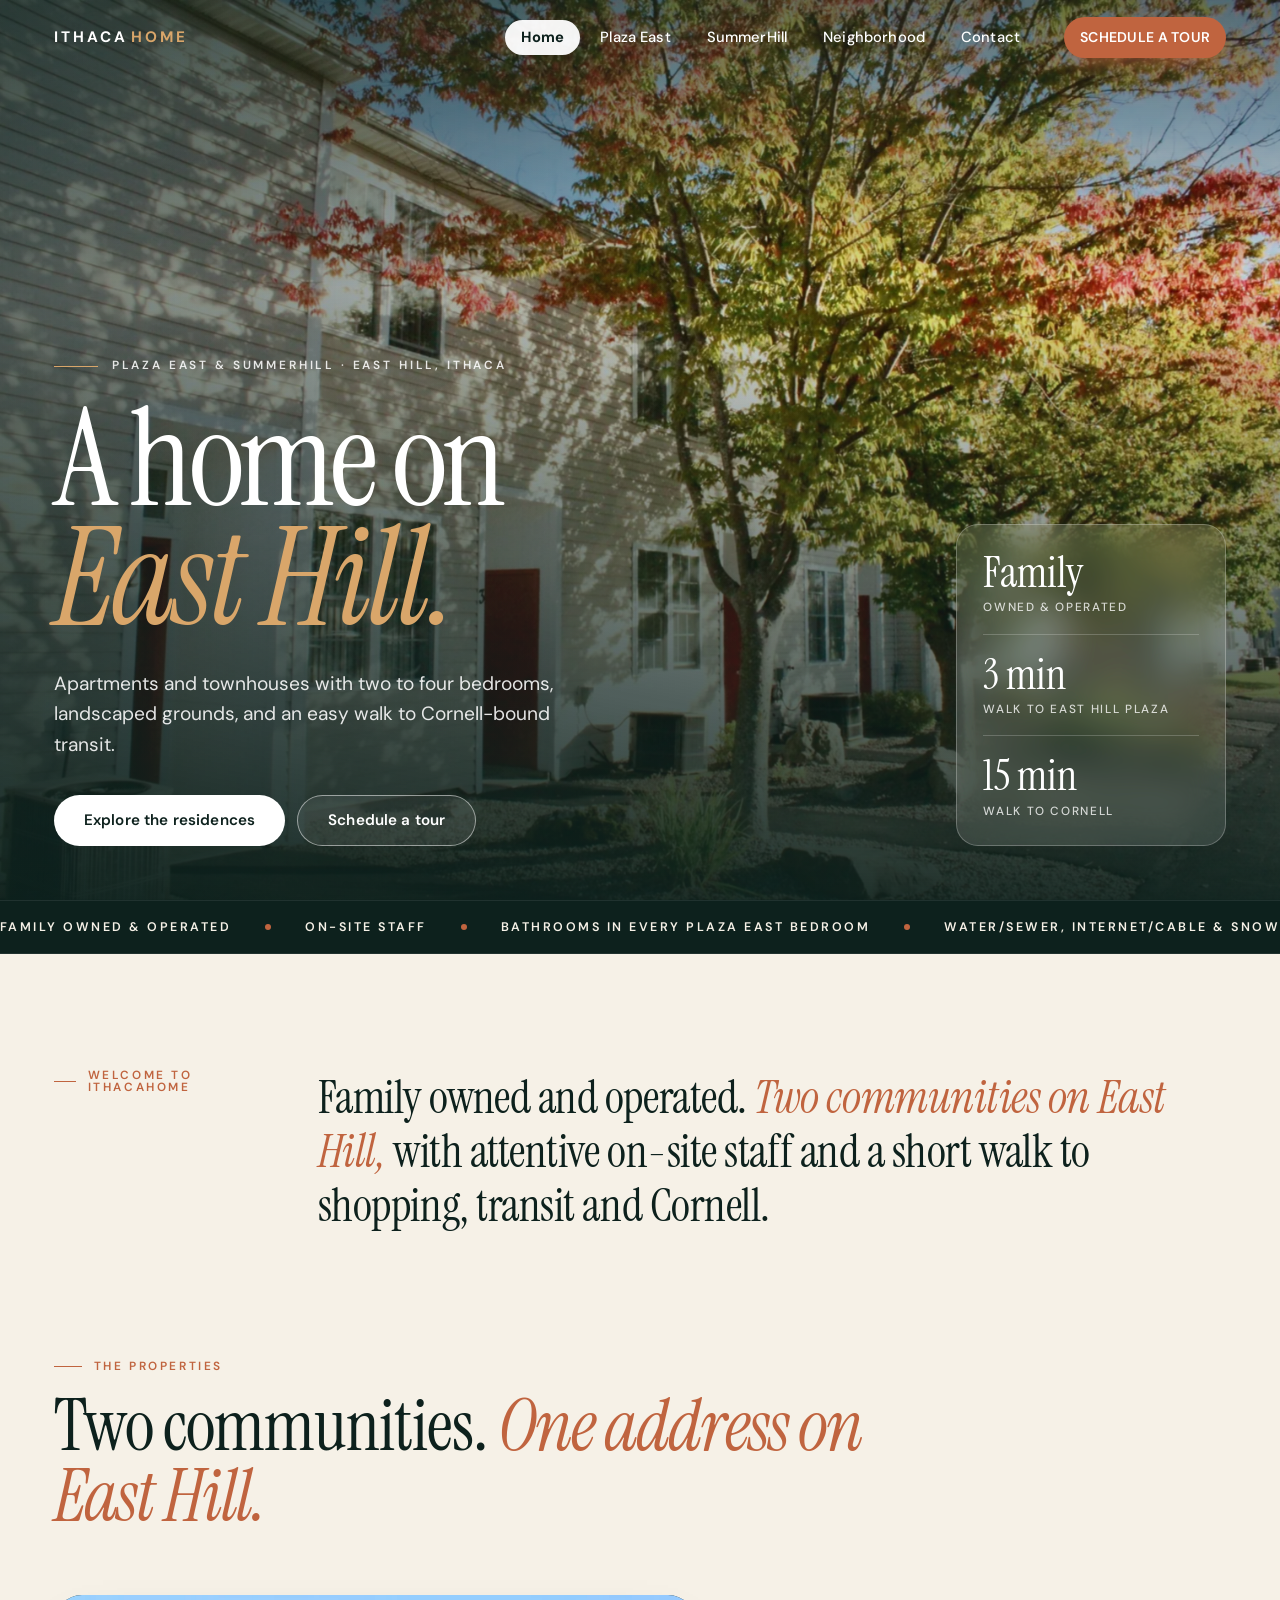
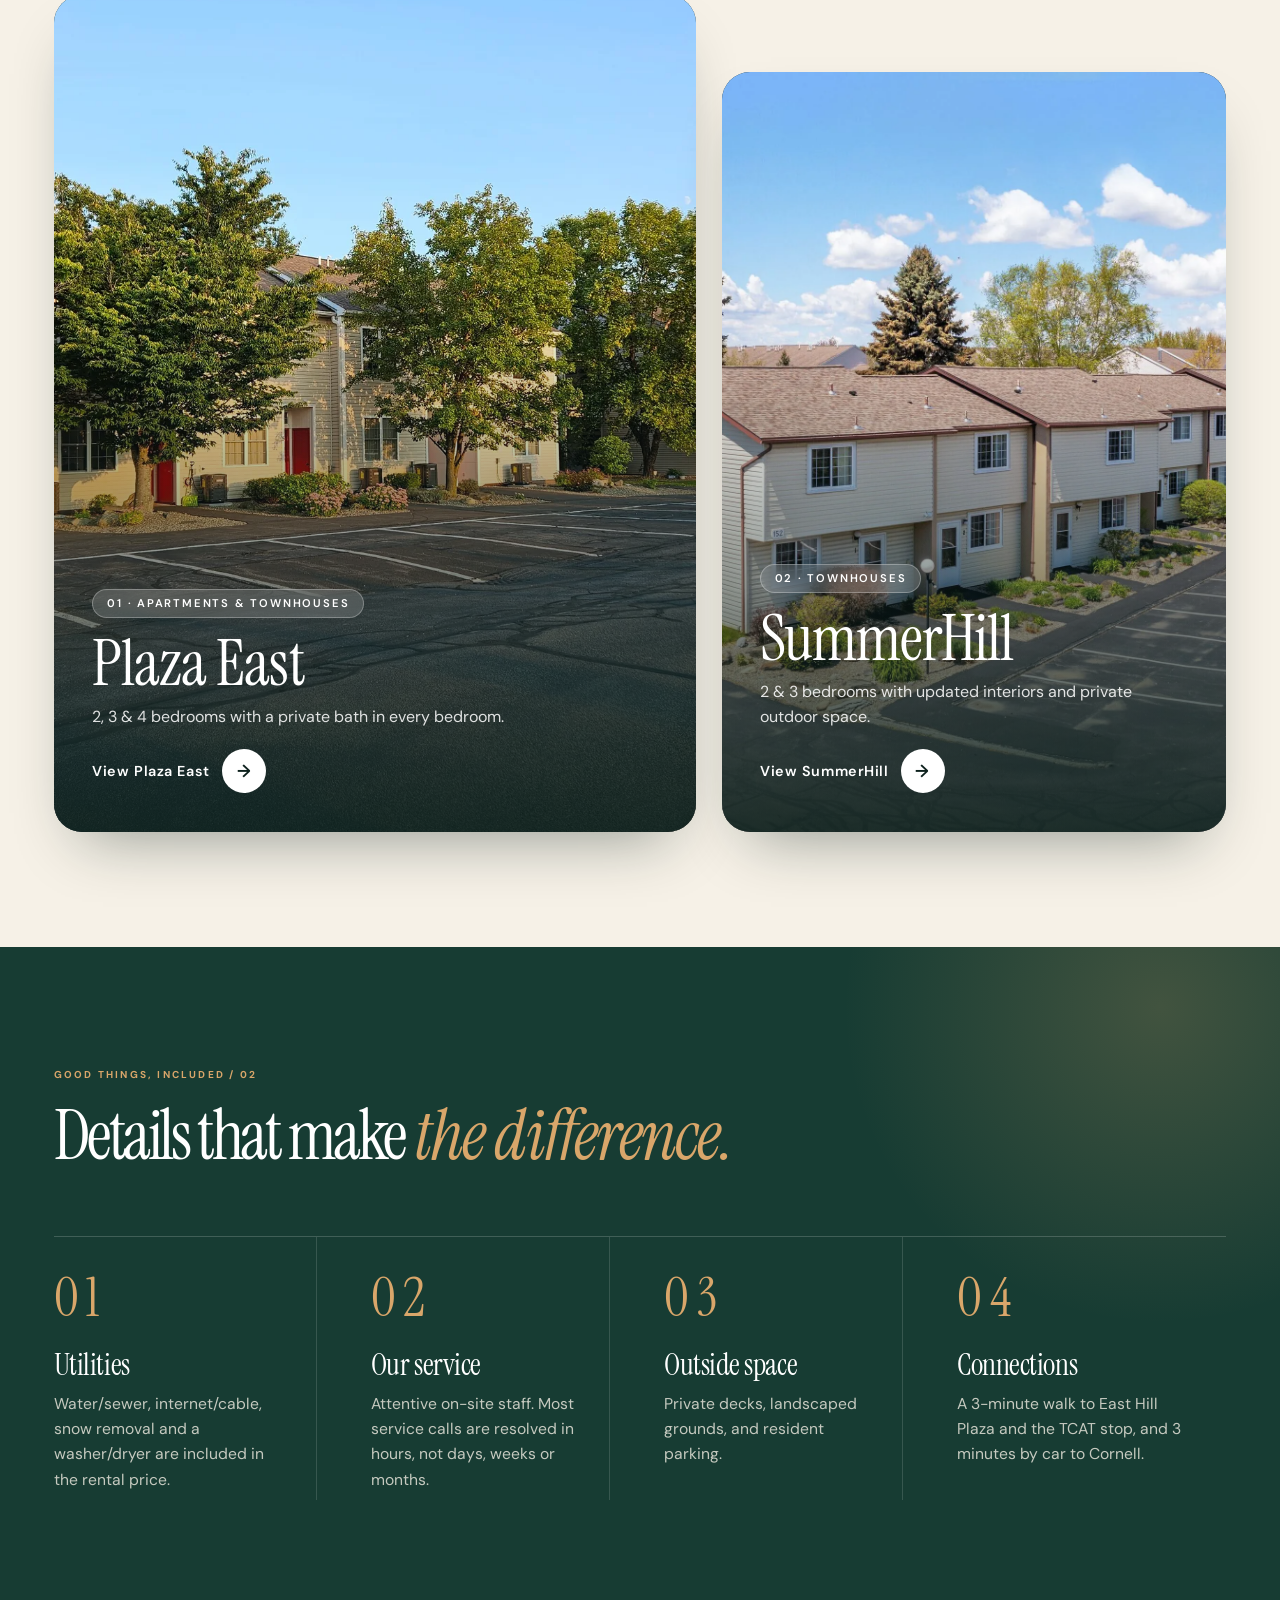
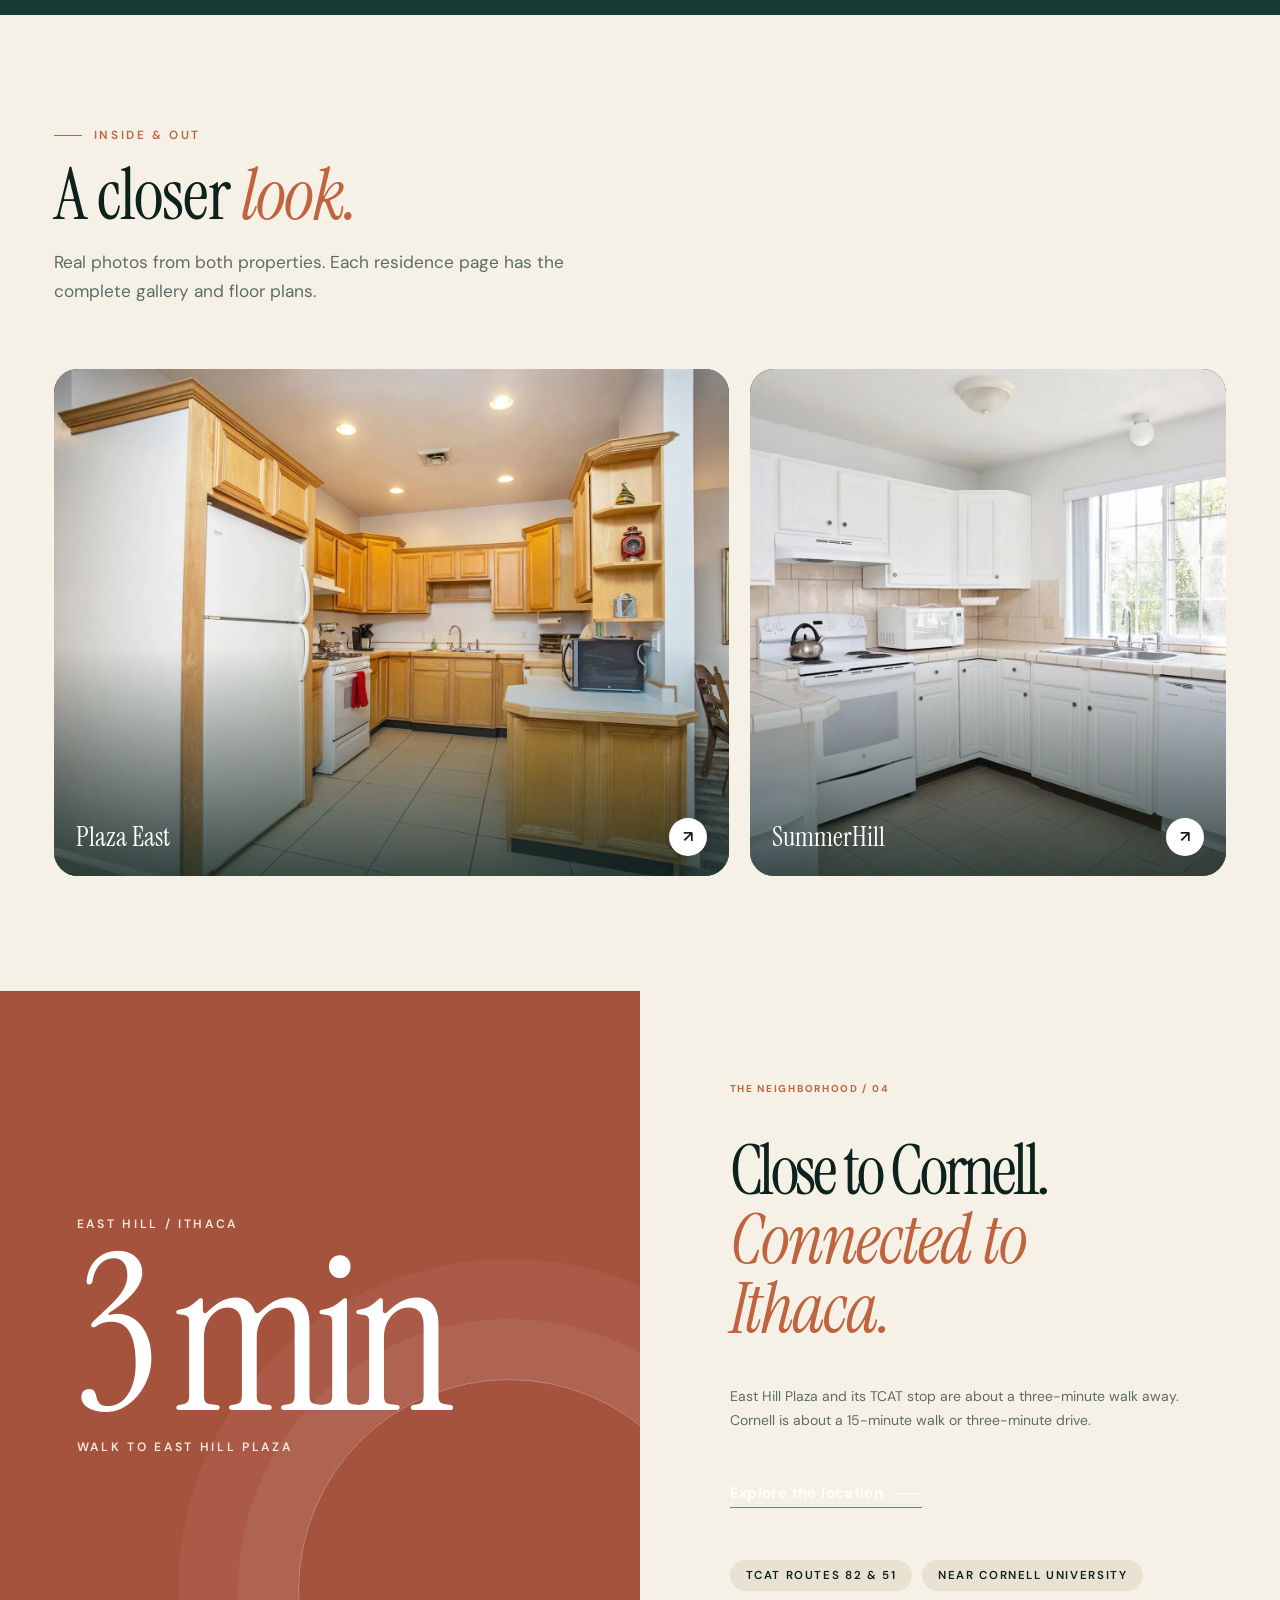
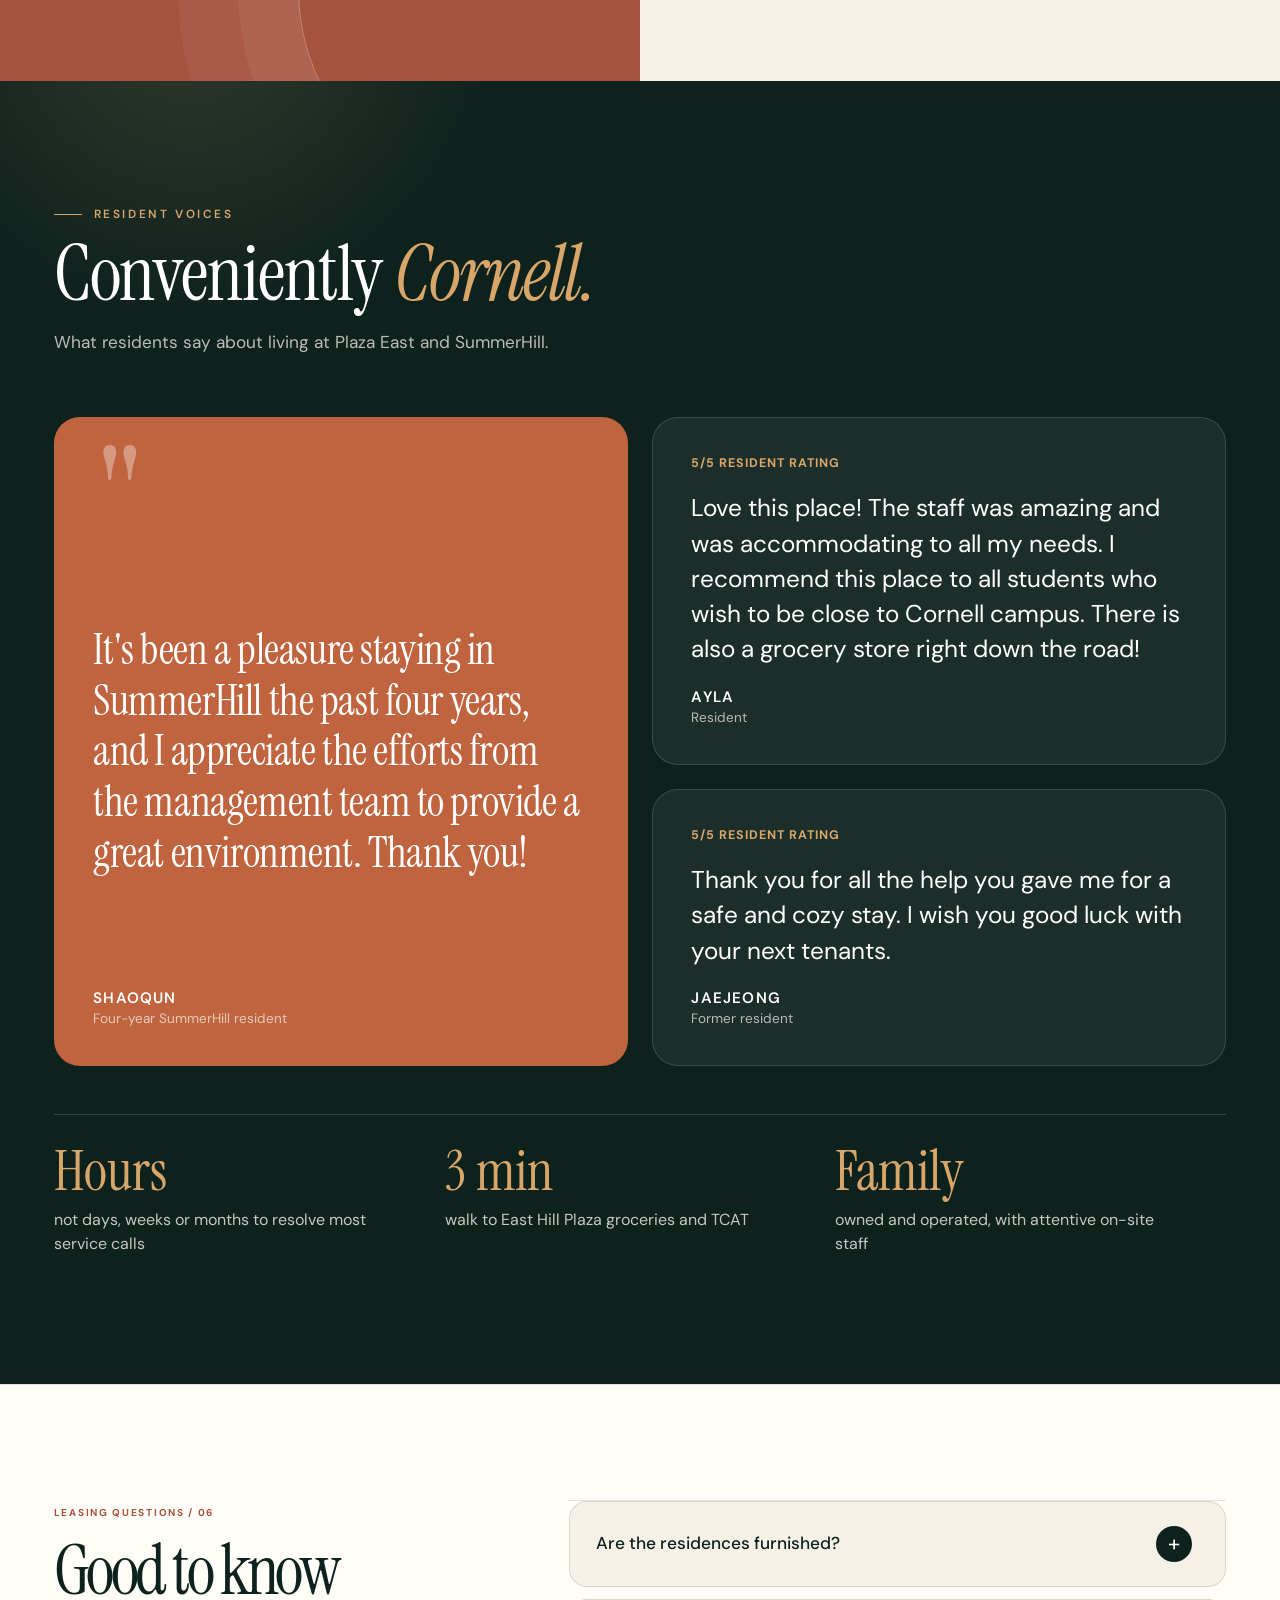
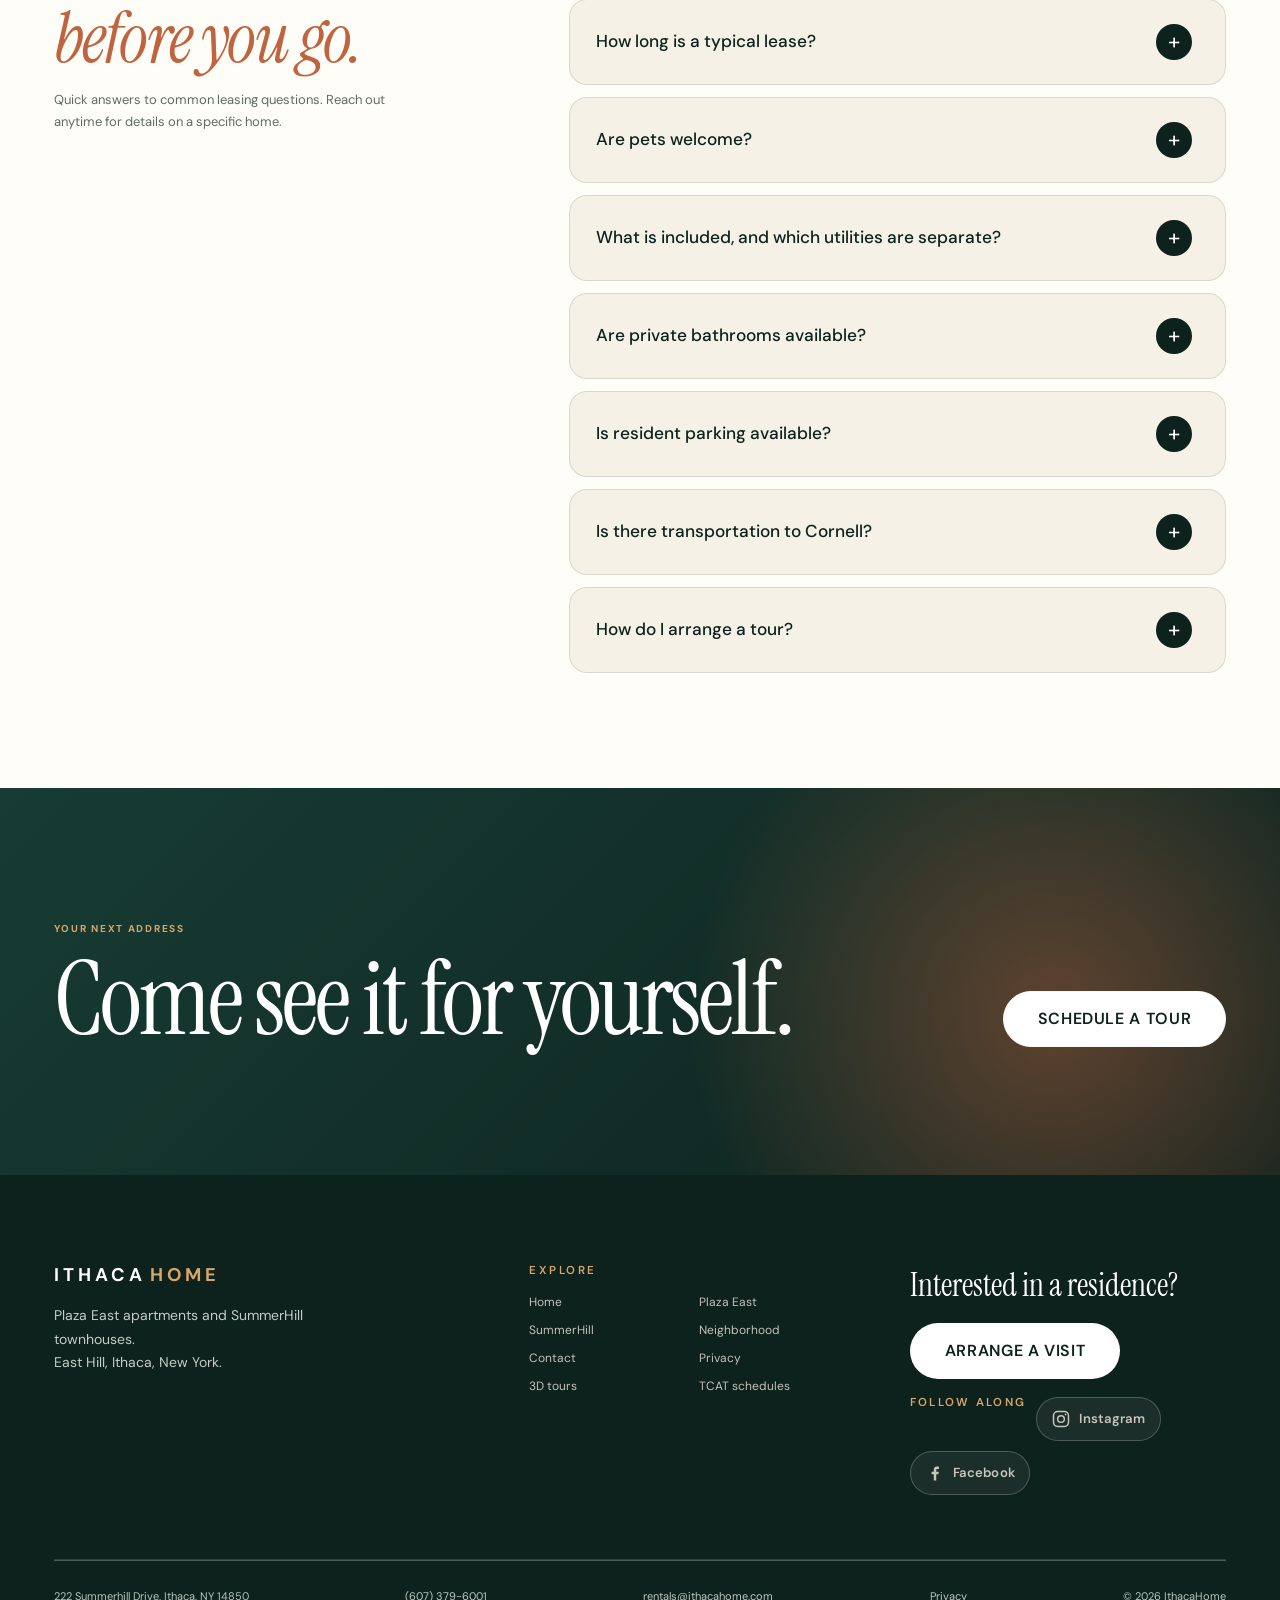
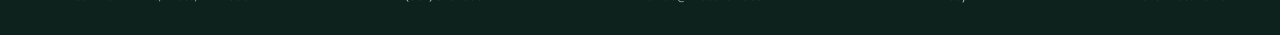
<file: index.html>
<!DOCTYPE html>
<html lang="en"><head><meta charset="utf-8"/><meta content="width=device-width, initial-scale=1" name="viewport"/><meta content="#f7f4ef" name="theme-color"/><meta content="Explore Plaza East apartments and SummerHill townhouses on East Hill in Ithaca, NY. Two- to four-bedroom homes, landscaped grounds and Cornell access." name="description"/><title>IthacaHome | Apartments &amp; Townhouses Near Cornell University</title><link href="https://www.ithacahome.com/" rel="canonical"/><meta content="website" property="og:type"/><meta content="IthacaHome | Apartments &amp; Townhouses Near Cornell University" property="og:title"/><meta content="Explore Plaza East apartments and SummerHill townhouses on East Hill in Ithaca, NY. Two- to four-bedroom homes, landscaped grounds and Cornell access." property="og:description"/><meta content="https://www.ithacahome.com/" property="og:url"/><meta content="https://www.ithacahome.com/assets/residences-autumn.webp" property="og:image"/><meta content="summary_large_image" name="twitter:card"/><link href="/assets/favicon.svg" rel="icon" type="image/svg+xml"/><link href="https://fonts.googleapis.com" rel="preconnect"/><link crossorigin="" href="https://fonts.gstatic.com" rel="preconnect"/><link href="https://fonts.googleapis.com/css2?family=DM+Sans:wght@400;500;600;700&amp;family=Manrope:wght@400;500;600;700&amp;family=Instrument+Serif:ital@0;1&amp;display=swap" rel="stylesheet"/><link href="/assets/site.css" rel="stylesheet"/><link href="/assets/v14.css" rel="stylesheet"/><script defer="" src="/assets/site.js"></script><script type="application/ld+json">{"@context":"https://schema.org","@type":"ApartmentComplex","name":"IthacaHome \u2014 Plaza East and SummerHill","url":"https://www.ithacahome.com","description":"Apartments and townhouses on East Hill, near Cornell University.","telephone":"+1-607-379-6001","email":"rentals@ithacahome.com","address":{"@type":"PostalAddress","streetAddress":"222 Summerhill Drive","addressLocality":"Ithaca","addressRegion":"NY","postalCode":"14850","addressCountry":"US"}}</script><link as="image" href="/assets/residences-autumn.webp" rel="preload"/></head><body data-page="home"><a class="skip-link" href="#content">Skip to content</a><div aria-hidden="true" class="reading-progress"></div><header class="header" id="header"><div class="header-inner"><a aria-label="IthacaHome home" class="wordmark" href="/"><span>ITHACA<span class="wordmark-home">HOME</span></span></a><nav aria-label="Main navigation" class="nav-desktop"><a href="/" aria-current="page">Home</a><a href="/plaza-east.html">Plaza East</a><a href="/summerhill.html">SummerHill</a><a href="/neighborhood.html">Neighborhood</a><a href="/contact.html">Contact</a></nav><a class="nav-action" href="/contact.html">Schedule a tour</a><button aria-controls="nav-mobile" aria-expanded="false" aria-label="Open navigation" class="nav-toggle" id="nav-toggle" type="button"><span></span><span></span></button></div><nav aria-label="Mobile navigation" class="nav-mobile" id="nav-mobile" inert=""><a href="/" aria-current="page">Home</a><a href="/plaza-east.html">Plaza East</a><a href="/summerhill.html">SummerHill</a><a href="/neighborhood.html">Neighborhood</a><a href="/contact.html">Contact</a><a class="mobile-book" href="/contact.html">Schedule a tour</a><div class="mobile-contact"><a href="tel:+16073796001">(607) 379-6001</a><a href="mailto:rentals@ithacahome.com">rentals@ithacahome.com</a><a href="/privacy.html">Privacy</a><div aria-label="Follow IthacaHome" class="mobile-social" role="group"><a aria-label="Follow IthacaHome on Instagram (opens in a new tab)" class="social-btn" href="https://www.instagram.com/ithacahomeny/" rel="noopener noreferrer" target="_blank"><svg aria-hidden="true" viewBox="0 0 24 24" width="20" height="20" fill="none" stroke="currentColor" stroke-width="1.8" stroke-linecap="round" stroke-linejoin="round"><rect x="3" y="3" width="18" height="18" rx="5"/><circle cx="12" cy="12" r="4"/><circle cx="17.5" cy="6.5" r="1" fill="currentColor" stroke="none"/></svg><span>Instagram</span></a><a aria-label="Follow IthacaHome on Facebook (opens in a new tab)" class="social-btn" href="https://www.facebook.com/profile.php?id=61592656851045" rel="noopener noreferrer" target="_blank"><svg aria-hidden="true" viewBox="0 0 24 24" width="20" height="20" fill="currentColor"><path d="M13.5 21v-7.5h2.6l.4-3h-3V8.6c0-.9.3-1.5 1.6-1.5h1.6V4.4c-.3 0-1.2-.1-2.3-.1-2.3 0-3.9 1.4-3.9 4v2.2H7.9v3h2.6V21z"/></svg><span>Facebook</span></a></div></div></nav></header><main id="content">
<section aria-labelledby="hero-heading" class="x-hero"><div class="x-hero-media"><img alt="Tree-lined IthacaHome townhouse courtyard with white siding and warm autumn foliage" decoding="async" fetchpriority="high" height="1066" loading="eager" src="/assets/residences-autumn.webp" width="1600"/></div><div class="x-hero-inner"><div class="x-hero-copy"><p class="x-kicker"><span></span>Plaza East &amp; SummerHill · East Hill, Ithaca</p><h1 id="hero-heading">A home on <em>East&nbsp;Hill.</em></h1><p class="x-lead">Apartments and townhouses with two to four bedrooms, landscaped grounds, and an easy walk to Cornell-bound transit.</p><div class="x-actions"><a class="x-btn x-btn-light" href="#communities">Explore the residences</a><a class="x-btn x-btn-ghost" href="/contact.html">Schedule a tour</a></div></div><dl class="x-facts"><div><dt>Family</dt><dd>Owned &amp; operated</dd></div><div><dt>3 min</dt><dd>Walk to East Hill Plaza</dd></div><div><dt>15 min</dt><dd>Walk to Cornell</dd></div></dl></div><a aria-label="Scroll to the residences" class="x-scroll" href="#communities"><span></span></a></section><section aria-label="Highlights" class="x-ticker"><div class="x-ticker-track"><ul><li>Family owned &amp; operated</li><li>On-site staff</li><li>Bathrooms in every Plaza East bedroom</li><li>Water/sewer, internet/cable &amp; snow removal included</li><li>Washer/dryer included</li><li>Pet friendly</li><li>TCAT routes 82 &amp; 51</li></ul><ul aria-hidden="true"><li>Family owned &amp; operated</li><li>On-site staff</li><li>Bathrooms in every Plaza East bedroom</li><li>Water/sewer, internet/cable &amp; snow removal included</li><li>Washer/dryer included</li><li>Pet friendly</li><li>TCAT routes 82 &amp; 51</li></ul></div></section>
<section class="x-intro"><div class="container x-intro-grid"><span class="x-eyebrow">Welcome to IthacaHome</span><p>Family owned and operated. <em>Two communities on East Hill,</em> with attentive on-site staff and a short walk to shopping, transit and Cornell.</p></div></section>
<section class="x-communities" id="communities"><div class="container"><div class="x-head reveal"><span class="x-eyebrow">The properties</span><h2>Two communities. <em>One address&nbsp;on East&nbsp;Hill.</em></h2></div><div class="x-cards"><a class="x-card reveal" href="/plaza-east.html"><img alt="Plaza East apartments, white buildings framed by green trees" decoding="async" height="1200" loading="lazy" src="/assets/plaza-east-exterior.webp" width="1600"/><div class="x-card-body"><span class="x-tag">01 · Apartments &amp; townhouses</span><h3>Plaza East</h3><p>2, 3 &amp; 4 bedrooms with a private bath in every bedroom.</p><span class="x-link">View Plaza East <i aria-hidden="true"></i></span></div></a><a class="x-card reveal" href="/summerhill.html"><img alt="SummerHill townhouse buildings and parking area in Ithaca" decoding="async" height="1600" loading="lazy" src="/assets/summerhill-street.webp" width="2048"/><div class="x-card-body"><span class="x-tag">02 · Townhouses</span><h3>SummerHill</h3><p>2 &amp; 3 bedrooms with updated interiors and private outdoor space.</p><span class="x-link">View SummerHill <i aria-hidden="true"></i></span></div></a></div></div></section>
<section aria-label="IthacaHome amenities" class="overview"><div class="container"><div class="overview-header reveal"><span class="eyebrow">GOOD THINGS, INCLUDED / 02</span><h2>Details that make <em>the difference.</em></h2></div><div class="overview-grid"><div class="overview-item reveal"><span class="overview-number">01</span><h3>Utilities</h3><p>Water/sewer, internet/cable, snow removal and a washer/dryer are included in the rental price.</p></div><div class="overview-item reveal"><span class="overview-number">02</span><h3>Our service</h3><p>Attentive on-site staff. Most service calls are resolved in hours, not days, weeks or months.</p></div><div class="overview-item reveal"><span class="overview-number">03</span><h3>Outside space</h3><p>Private decks, landscaped grounds, and resident parking.</p></div><div class="overview-item reveal"><span class="overview-number">04</span><h3>Connections</h3><p>A 3-minute walk to East Hill Plaza and the TCAT stop, and 3 minutes by car to Cornell.</p></div></div></div></section>
<section class="x-looks"><div class="container"><div class="x-head reveal"><span class="x-eyebrow">Inside &amp; out</span><h2>A closer <em>look.</em></h2><p>Real photos from both properties. Each residence page has the complete gallery and floor plans.</p></div><div class="x-bento"><a class="x-tile x-tile-a reveal" href="/plaza-east.html#gallery"><img alt="Plaza East kitchen with warm wood cabinetry and white appliances" decoding="async" height="1200" loading="lazy" src="/assets/plaza-bedroom.webp" width="1800"/><span>Plaza East<i aria-hidden="true"></i></span></a><a class="x-tile x-tile-b reveal" href="/summerhill.html#gallery"><img alt="SummerHill townhouse kitchen with white cabinets and a sunlit window" decoding="async" height="1200" loading="lazy" src="/assets/summerhill-kitchen.webp" width="1800"/><span>SummerHill<i aria-hidden="true"></i></span></a></div></div></section>
<section class="location-tease location-tease-refined"><div class="location-band"><span>EAST HILL / ITHACA</span><strong>3 min</strong><span>WALK TO EAST HILL PLAZA</span></div><div class="location-tease-copy reveal"><span class="eyebrow">THE NEIGHBORHOOD / 04</span><h2>Close to Cornell.<br/><em>Connected to Ithaca.</em></h2><p>East Hill Plaza and its TCAT stop are about a three-minute walk away. Cornell is about a 15-minute walk or three-minute drive.</p><a class="quiet-link" href="/neighborhood.html">Explore the location <span aria-hidden="true" class="line-mark"></span></a><div class="location-facts"><span>TCAT ROUTES 82 &amp; 51</span><span>NEAR CORNELL UNIVERSITY</span></div></div></section>
<section aria-labelledby="voices-heading" class="x-voices"><div class="container"><div class="x-voices-head reveal"><span class="x-eyebrow">Resident voices</span><h2 id="voices-heading">Conveniently <em>Cornell.</em></h2><p>What residents say about living at Plaza East and SummerHill.</p></div><div class="x-voices-grid"><figure class="x-quote x-quote-lead reveal"><span aria-hidden="true" class="x-quote-mark">"</span><blockquote>It's been a pleasure staying in SummerHill the past four years, and I appreciate the efforts from the management team to provide a great environment. Thank you!</blockquote><figcaption><b>Shaoqun</b><span>Four-year SummerHill resident</span></figcaption></figure><figure class="x-quote reveal"><div aria-label="Rated 5 out of 5" class="x-stars">5/5 resident rating</div><blockquote>Love this place! The staff was amazing and was accommodating to all my needs. I recommend this place to all students who wish to be close to Cornell campus. There is also a grocery store right down the road!</blockquote><figcaption><b>Ayla</b><span>Resident</span></figcaption></figure><figure class="x-quote reveal"><div aria-label="Rated 5 out of 5" class="x-stars">5/5 resident rating</div><blockquote>Thank you for all the help you gave me for a safe and cozy stay. I wish you good luck with your next tenants.</blockquote><figcaption><b>Jaejeong</b><span>Former resident</span></figcaption></figure><div class="x-voice-stats reveal"><div><strong>Hours</strong><span>not days, weeks or months to resolve most service calls</span></div><div><strong>3 min</strong><span>walk to East Hill Plaza groceries and TCAT</span></div><div><strong>Family</strong><span>owned and operated, with attentive on-site staff</span></div></div></div></div></section>
<section class="faq-section section" id="faq"><div class="container faq-grid"><div class="reveal"><span class="eyebrow">LEASING QUESTIONS / 06</span><h2>Good to know<br/><em>before you go.</em></h2><p>Quick answers to common leasing questions. Reach out anytime for details on a specific home.</p></div><div class="faq-list reveal"><details><summary>Are the residences furnished?</summary><p>Residences are unfurnished. If you have questions about a specific unit, the leasing team is happy to help.</p></details><details><summary>How long is a typical lease?</summary><p>Leases are generally for one year. Shorter terms may occasionally be possible; inquire directly.</p></details><details><summary>Are pets welcome?</summary><p>Yes. Cats and dogs are welcome, up to three pets per home. The first pet is free and each additional pet is $25 per month. Pets over 50 lb carry an extra $25 per month. Pit bulls, Rottweilers and German Shepherds are not accepted. Contact the leasing team to confirm current pet terms or to ask about an accommodation.</p></details><details><summary>What is included, and which utilities are separate?</summary><p>Internet, snow removal and an in-unit washer/dryer come at no extra charge, and water and sewer are covered up to a quarterly cap. Gas, electric and solid-waste charges are billed separately. Ask the leasing team for the current details for your unit.</p></details><details><summary>Are private bathrooms available?</summary><p>Every Plaza East bedroom has an attached private bathroom. Some SummerHill layouts do as well. Ask the leasing team about a specific floor plan.</p></details><details><summary>Is resident parking available?</summary><p>Yes. Resident parking is free, and garages are available to rent. Contact the leasing team for current garage availability.</p></details><details><summary>Is there transportation to Cornell?</summary><p>East Hill Plaza and its TCAT stop are about a three-minute walk away. Cornell is about a 15-minute walk or three-minute drive. Routes 82 and 51 serve the area; <a href="https://tcatbus.com/bus-schedules/" rel="noopener noreferrer" target="_blank">check current TCAT schedules</a>.</p></details><details><summary>How do I arrange a tour?</summary><p>Use the inquiry form or email <a href="mailto:rentals@ithacahome.com">rentals@ithacahome.com</a> to coordinate an in-person visit. <a href="https://www.apartments.com/plaza-east-summerhill-townhouses-ithaca-ny/przvhlr/" rel="noopener noreferrer" target="_blank">Virtual 3D tours</a> are also available.</p></details></div></div></section>
<section class="bottom-call"><div class="container bottom-call-inner reveal"><div><span class="eyebrow">YOUR NEXT ADDRESS</span><h2>Come see it for yourself.</h2></div><a class="button button-paper" href="/contact.html">Schedule a tour</a></div></section></main><footer class="footer"><div class="container"><div class="footer-top"><div><a class="footer-brand" href="/">ITHACA<span>HOME</span></a><p>Plaza East apartments and SummerHill townhouses.<br/>East Hill, Ithaca, New York.</p></div><nav aria-label="Footer navigation" class="footer-nav"><span>EXPLORE</span><div><a href="/">Home</a><a href="/plaza-east.html">Plaza East</a><a href="/summerhill.html">SummerHill</a><a href="/neighborhood.html">Neighborhood</a><a href="/contact.html">Contact</a><a href="/privacy.html">Privacy</a><a href="https://www.apartments.com/plaza-east-summerhill-townhouses-ithaca-ny/przvhlr/#3dtours" rel="noopener noreferrer" target="_blank">3D tours</a><a href="https://tcatbus.com/bus-schedules/" rel="noopener noreferrer" target="_blank">TCAT schedules</a></div></nav><div class="footer-cta"><p>Interested in a residence?</p><a class="button button-cream" href="/contact.html">Arrange a visit</a><div aria-label="Follow IthacaHome" class="footer-follow" role="group"><span>Follow along</span><a aria-label="Follow IthacaHome on Instagram (opens in a new tab)" class="social-btn" href="https://www.instagram.com/ithacahomeny/" rel="noopener noreferrer" target="_blank"><svg aria-hidden="true" viewBox="0 0 24 24" width="20" height="20" fill="none" stroke="currentColor" stroke-width="1.8" stroke-linecap="round" stroke-linejoin="round"><rect x="3" y="3" width="18" height="18" rx="5"/><circle cx="12" cy="12" r="4"/><circle cx="17.5" cy="6.5" r="1" fill="currentColor" stroke="none"/></svg><span>Instagram</span></a><a aria-label="Follow IthacaHome on Facebook (opens in a new tab)" class="social-btn" href="https://www.facebook.com/profile.php?id=61592656851045" rel="noopener noreferrer" target="_blank"><svg aria-hidden="true" viewBox="0 0 24 24" width="20" height="20" fill="currentColor"><path d="M13.5 21v-7.5h2.6l.4-3h-3V8.6c0-.9.3-1.5 1.6-1.5h1.6V4.4c-.3 0-1.2-.1-2.3-.1-2.3 0-3.9 1.4-3.9 4v2.2H7.9v3h2.6V21z"/></svg><span>Facebook</span></a></div></div></div><div class="footer-bottom"><span>222 Summerhill Drive, Ithaca, NY 14850</span><a href="tel:+16073796001">(607) 379-6001</a><a href="mailto:rentals@ithacahome.com">rentals@ithacahome.com</a><a href="/privacy.html">Privacy</a><span>© <span id="year">2026</span> IthacaHome</span></div></div></footer><dialog aria-label="Property image viewer" class="lightbox" id="lightbox"><div class="lightbox-top"><span id="lightbox-count">01 / 12</span><button aria-label="Close gallery" class="lightbox-close" type="button">Close</button></div><div class="lightbox-stage"><button aria-label="Previous photo" class="lightbox-prev" type="button">Previous</button><figure><img alt="" id="lightbox-img"/><figcaption id="lightbox-caption"></figcaption></figure><button aria-label="Next photo" class="lightbox-next" type="button">Next</button></div></dialog></body></html>
</file>
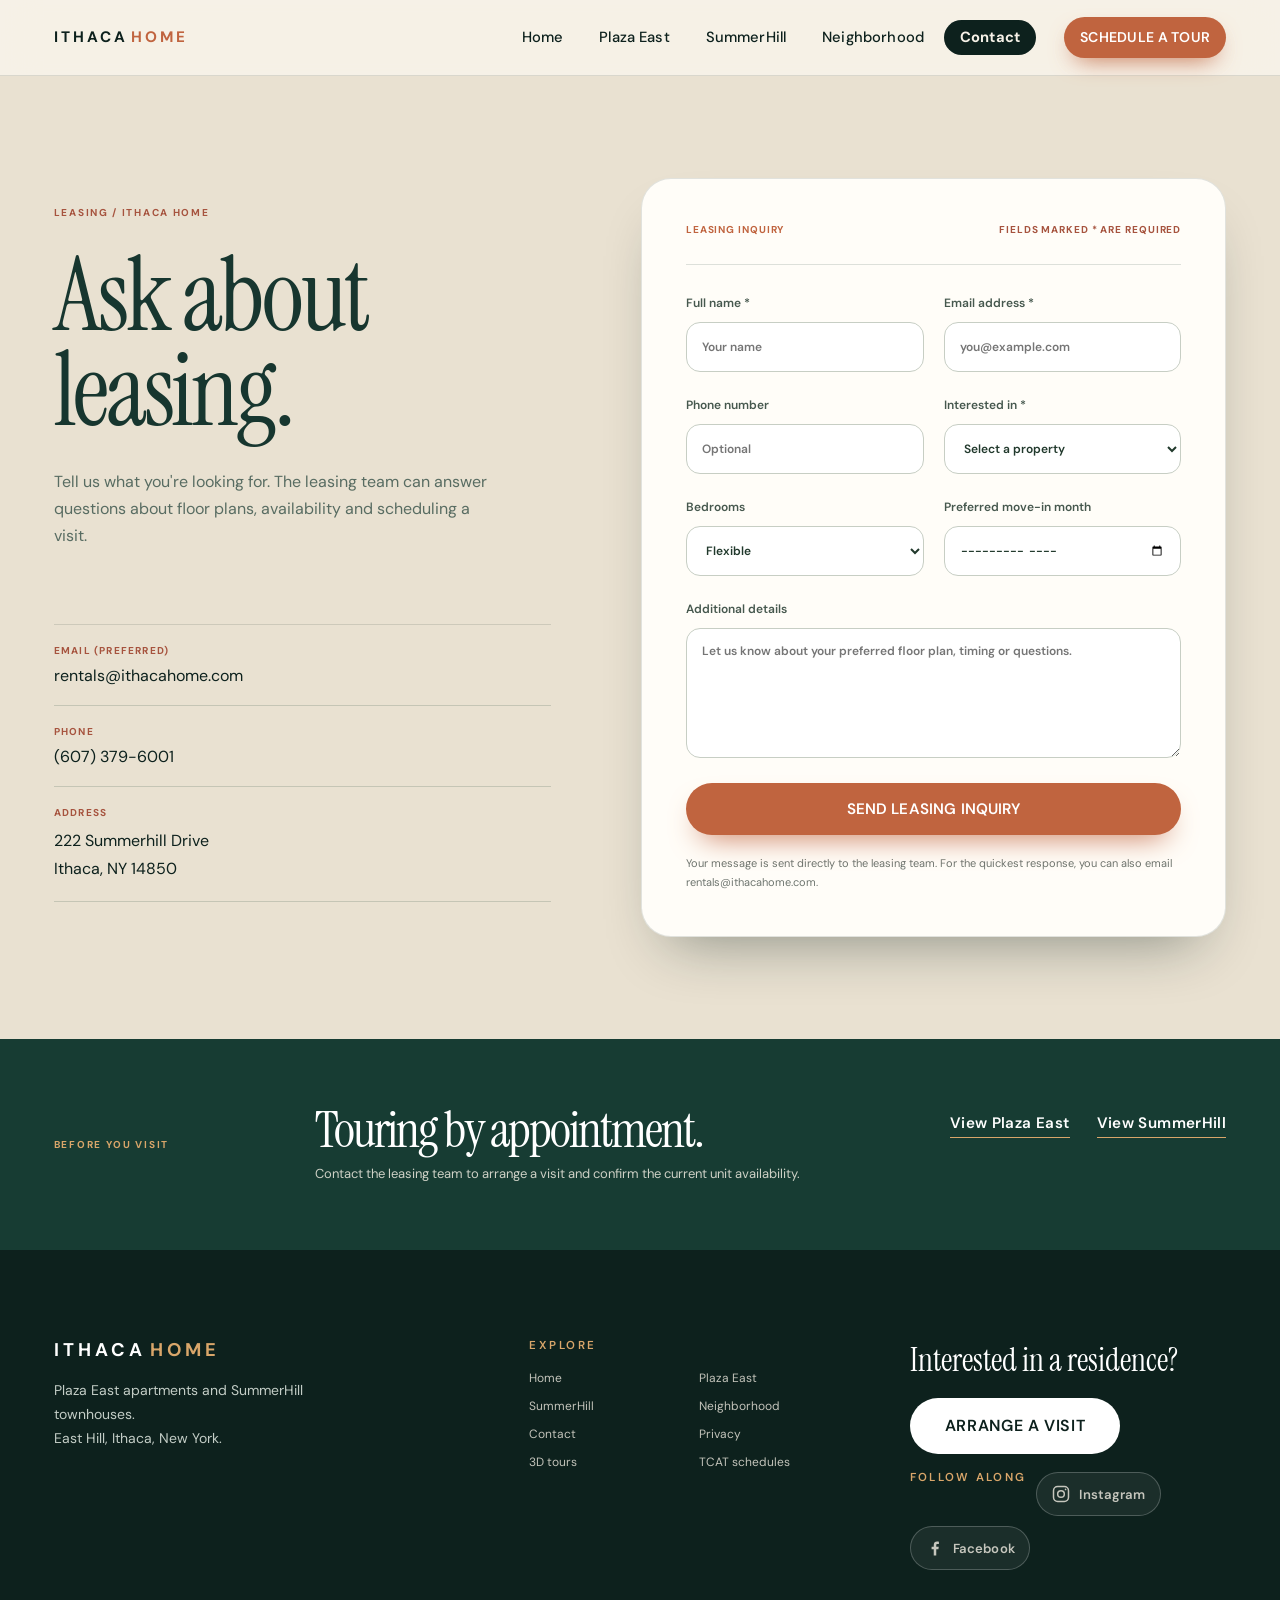
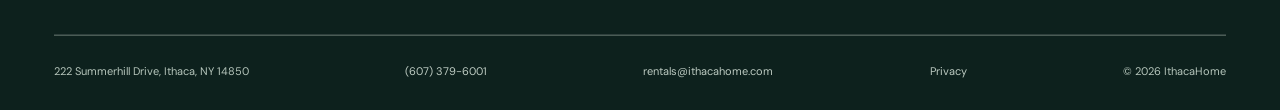
<file: contact.html>
<!DOCTYPE html>
<html lang="en"><head><meta charset="utf-8"/><meta content="width=device-width, initial-scale=1" name="viewport"/><meta content="#f7f4ef" name="theme-color"/><meta content="Contact IthacaHome leasing to inquire about Plaza East or SummerHill apartments and townhouses or to schedule a tour in Ithaca, NY." name="description"/><title>Contact &amp; Schedule a Tour | IthacaHome</title><link href="https://www.ithacahome.com/contact.html" rel="canonical"/><meta content="website" property="og:type"/><meta content="Contact &amp; Schedule a Tour | IthacaHome" property="og:title"/><meta content="Contact IthacaHome leasing to inquire about Plaza East or SummerHill apartments and townhouses or to schedule a tour in Ithaca, NY." property="og:description"/><meta content="https://www.ithacahome.com/contact.html" property="og:url"/><meta content="https://www.ithacahome.com/assets/plaza-street.webp" property="og:image"/><meta content="summary_large_image" name="twitter:card"/><link href="/assets/favicon.svg" rel="icon" type="image/svg+xml"/><link href="https://fonts.googleapis.com" rel="preconnect"/><link crossorigin="" href="https://fonts.gstatic.com" rel="preconnect"/><link href="https://fonts.googleapis.com/css2?family=DM+Sans:wght@400;500;600;700&amp;family=Manrope:wght@400;500;600;700&amp;family=Instrument+Serif:ital@0;1&amp;display=swap" rel="stylesheet"/><link href="/assets/site.css" rel="stylesheet"/><link href="/assets/v14.css" rel="stylesheet"/><script defer="" src="/assets/site.js"></script><script type="application/ld+json">{"@context":"https://schema.org","@type":"WebPage","name":"Contact & Schedule a Tour | IthacaHome","url":"https://www.ithacahome.com/contact.html","isPartOf":{"@type":"WebSite","name":"IthacaHome","url":"https://www.ithacahome.com"}}</script></head><body data-page="contact"><a class="skip-link" href="#content">Skip to content</a><div aria-hidden="true" class="reading-progress"></div><header class="header" id="header"><div class="header-inner"><a aria-label="IthacaHome home" class="wordmark" href="/"><span>ITHACA<span class="wordmark-home">HOME</span></span></a><nav aria-label="Main navigation" class="nav-desktop"><a href="/">Home</a><a href="/plaza-east.html">Plaza East</a><a href="/summerhill.html">SummerHill</a><a href="/neighborhood.html">Neighborhood</a><a href="/contact.html" aria-current="page">Contact</a></nav><a class="nav-action" href="/contact.html">Schedule a tour</a><button aria-controls="nav-mobile" aria-expanded="false" aria-label="Open navigation" class="nav-toggle" id="nav-toggle" type="button"><span></span><span></span></button></div><nav aria-label="Mobile navigation" class="nav-mobile" id="nav-mobile" inert=""><a href="/">Home</a><a href="/plaza-east.html">Plaza East</a><a href="/summerhill.html">SummerHill</a><a href="/neighborhood.html">Neighborhood</a><a href="/contact.html" aria-current="page">Contact</a><a class="mobile-book" href="/contact.html">Schedule a tour</a><div class="mobile-contact"><a href="tel:+16073796001">(607) 379-6001</a><a href="mailto:rentals@ithacahome.com">rentals@ithacahome.com</a><a href="/privacy.html">Privacy</a><div aria-label="Follow IthacaHome" class="mobile-social" role="group"><a aria-label="Follow IthacaHome on Instagram (opens in a new tab)" class="social-btn" href="https://www.instagram.com/ithacahomeny/" rel="noopener noreferrer" target="_blank"><svg aria-hidden="true" viewBox="0 0 24 24" width="20" height="20" fill="none" stroke="currentColor" stroke-width="1.8" stroke-linecap="round" stroke-linejoin="round"><rect x="3" y="3" width="18" height="18" rx="5"/><circle cx="12" cy="12" r="4"/><circle cx="17.5" cy="6.5" r="1" fill="currentColor" stroke="none"/></svg><span>Instagram</span></a><a aria-label="Follow IthacaHome on Facebook (opens in a new tab)" class="social-btn" href="https://www.facebook.com/profile.php?id=61592656851045" rel="noopener noreferrer" target="_blank"><svg aria-hidden="true" viewBox="0 0 24 24" width="20" height="20" fill="currentColor"><path d="M13.5 21v-7.5h2.6l.4-3h-3V8.6c0-.9.3-1.5 1.6-1.5h1.6V4.4c-.3 0-1.2-.1-2.3-.1-2.3 0-3.9 1.4-3.9 4v2.2H7.9v3h2.6V21z"/></svg><span>Facebook</span></a></div></div></nav></header><main id="content"><section class="contact-main"><div class="container contact-grid"><div class="contact-heading reveal"><span class="eyebrow">LEASING / ITHACA HOME</span><h1>Ask about leasing.</h1><p>Tell us what you're looking for. The leasing team can answer questions about floor plans, availability and scheduling a visit.</p><div class="contact-direct"><div><span>EMAIL (PREFERRED)</span><a href="mailto:rentals@ithacahome.com">rentals@ithacahome.com</a></div><div><span>PHONE</span><a href="tel:+16073796001">(607) 379-6001</a></div><div><span>ADDRESS</span><p>222 Summerhill Drive<br/>Ithaca, NY 14850</p></div></div></div><div class="form-shell reveal"><div class="form-top"><span>LEASING INQUIRY</span><span>FIELDS MARKED * ARE REQUIRED</span></div><form id="inquiry-form" novalidate=""><div class="form-row"><label>Full name *<input autocomplete="name" minlength="2" name="name" placeholder="Your name" required=""/></label><label>Email address *<input autocomplete="email" name="email" placeholder="you@example.com" required="" type="email"/></label></div><div class="form-row"><label>Phone number<input autocomplete="tel" name="phone" placeholder="Optional" type="tel"/></label><label>Interested in *<select name="property" required=""><option disabled="" selected="" value="">Select a property</option><option value="Plaza East">Plaza East</option><option value="SummerHill">SummerHill</option><option value="Either">Either property</option></select></label></div><div class="form-row"><label>Bedrooms<select name="bedrooms"><option value="">Flexible</option><option value="2">2 bedrooms</option><option value="3">3 bedrooms</option><option value="4">4 bedrooms</option></select></label><label>Preferred move-in month<input name="moveIn" type="month"/></label></div><label class="form-message">Additional details<textarea name="message" placeholder="Let us know about your preferred floor plan, timing or questions." rows="5"></textarea></label><label aria-hidden="true" class="hidden-honeypot">Website<input autocomplete="off" name="website" tabindex="-1"/></label><button class="button button-dark form-submit" type="submit">Send leasing inquiry</button><p aria-live="polite" class="form-feedback" id="form-feedback" role="status"></p><p class="form-note">Your message is sent directly to the leasing team. For the quickest response, you can also email rentals@ithacahome.com.</p></form></div></div></section>
<section class="contact-bottom"><div class="container contact-bottom-grid"><span class="eyebrow">BEFORE YOU VISIT</span><div><h2>Touring by appointment.</h2><p>Contact the leasing team to arrange a visit and confirm the current unit availability.</p></div><a class="quiet-link" href="/plaza-east.html">View Plaza East</a><a class="quiet-link" href="/summerhill.html">View SummerHill</a></div></section></main><footer class="footer"><div class="container"><div class="footer-top"><div><a class="footer-brand" href="/">ITHACA<span>HOME</span></a><p>Plaza East apartments and SummerHill townhouses.<br/>East Hill, Ithaca, New York.</p></div><nav aria-label="Footer navigation" class="footer-nav"><span>EXPLORE</span><div><a href="/">Home</a><a href="/plaza-east.html">Plaza East</a><a href="/summerhill.html">SummerHill</a><a href="/neighborhood.html">Neighborhood</a><a href="/contact.html">Contact</a><a href="/privacy.html">Privacy</a><a href="https://www.apartments.com/plaza-east-summerhill-townhouses-ithaca-ny/przvhlr/#3dtours" rel="noopener noreferrer" target="_blank">3D tours</a><a href="https://tcatbus.com/bus-schedules/" rel="noopener noreferrer" target="_blank">TCAT schedules</a></div></nav><div class="footer-cta"><p>Interested in a residence?</p><a class="button button-cream" href="/contact.html">Arrange a visit</a><div aria-label="Follow IthacaHome" class="footer-follow" role="group"><span>Follow along</span><a aria-label="Follow IthacaHome on Instagram (opens in a new tab)" class="social-btn" href="https://www.instagram.com/ithacahomeny/" rel="noopener noreferrer" target="_blank"><svg aria-hidden="true" viewBox="0 0 24 24" width="20" height="20" fill="none" stroke="currentColor" stroke-width="1.8" stroke-linecap="round" stroke-linejoin="round"><rect x="3" y="3" width="18" height="18" rx="5"/><circle cx="12" cy="12" r="4"/><circle cx="17.5" cy="6.5" r="1" fill="currentColor" stroke="none"/></svg><span>Instagram</span></a><a aria-label="Follow IthacaHome on Facebook (opens in a new tab)" class="social-btn" href="https://www.facebook.com/profile.php?id=61592656851045" rel="noopener noreferrer" target="_blank"><svg aria-hidden="true" viewBox="0 0 24 24" width="20" height="20" fill="currentColor"><path d="M13.5 21v-7.5h2.6l.4-3h-3V8.6c0-.9.3-1.5 1.6-1.5h1.6V4.4c-.3 0-1.2-.1-2.3-.1-2.3 0-3.9 1.4-3.9 4v2.2H7.9v3h2.6V21z"/></svg><span>Facebook</span></a></div></div></div><div class="footer-bottom"><span>222 Summerhill Drive, Ithaca, NY 14850</span><a href="tel:+16073796001">(607) 379-6001</a><a href="mailto:rentals@ithacahome.com">rentals@ithacahome.com</a><a href="/privacy.html">Privacy</a><span>© <span id="year">2026</span> IthacaHome</span></div></div></footer><dialog aria-label="Property image viewer" class="lightbox" id="lightbox"><div class="lightbox-top"><span id="lightbox-count">01 / 12</span><button aria-label="Close gallery" class="lightbox-close" type="button">Close</button></div><div class="lightbox-stage"><button aria-label="Previous photo" class="lightbox-prev" type="button">Previous</button><figure><img alt="" id="lightbox-img"/><figcaption id="lightbox-caption"></figcaption></figure><button aria-label="Next photo" class="lightbox-next" type="button">Next</button></div></dialog></body></html>
</file>
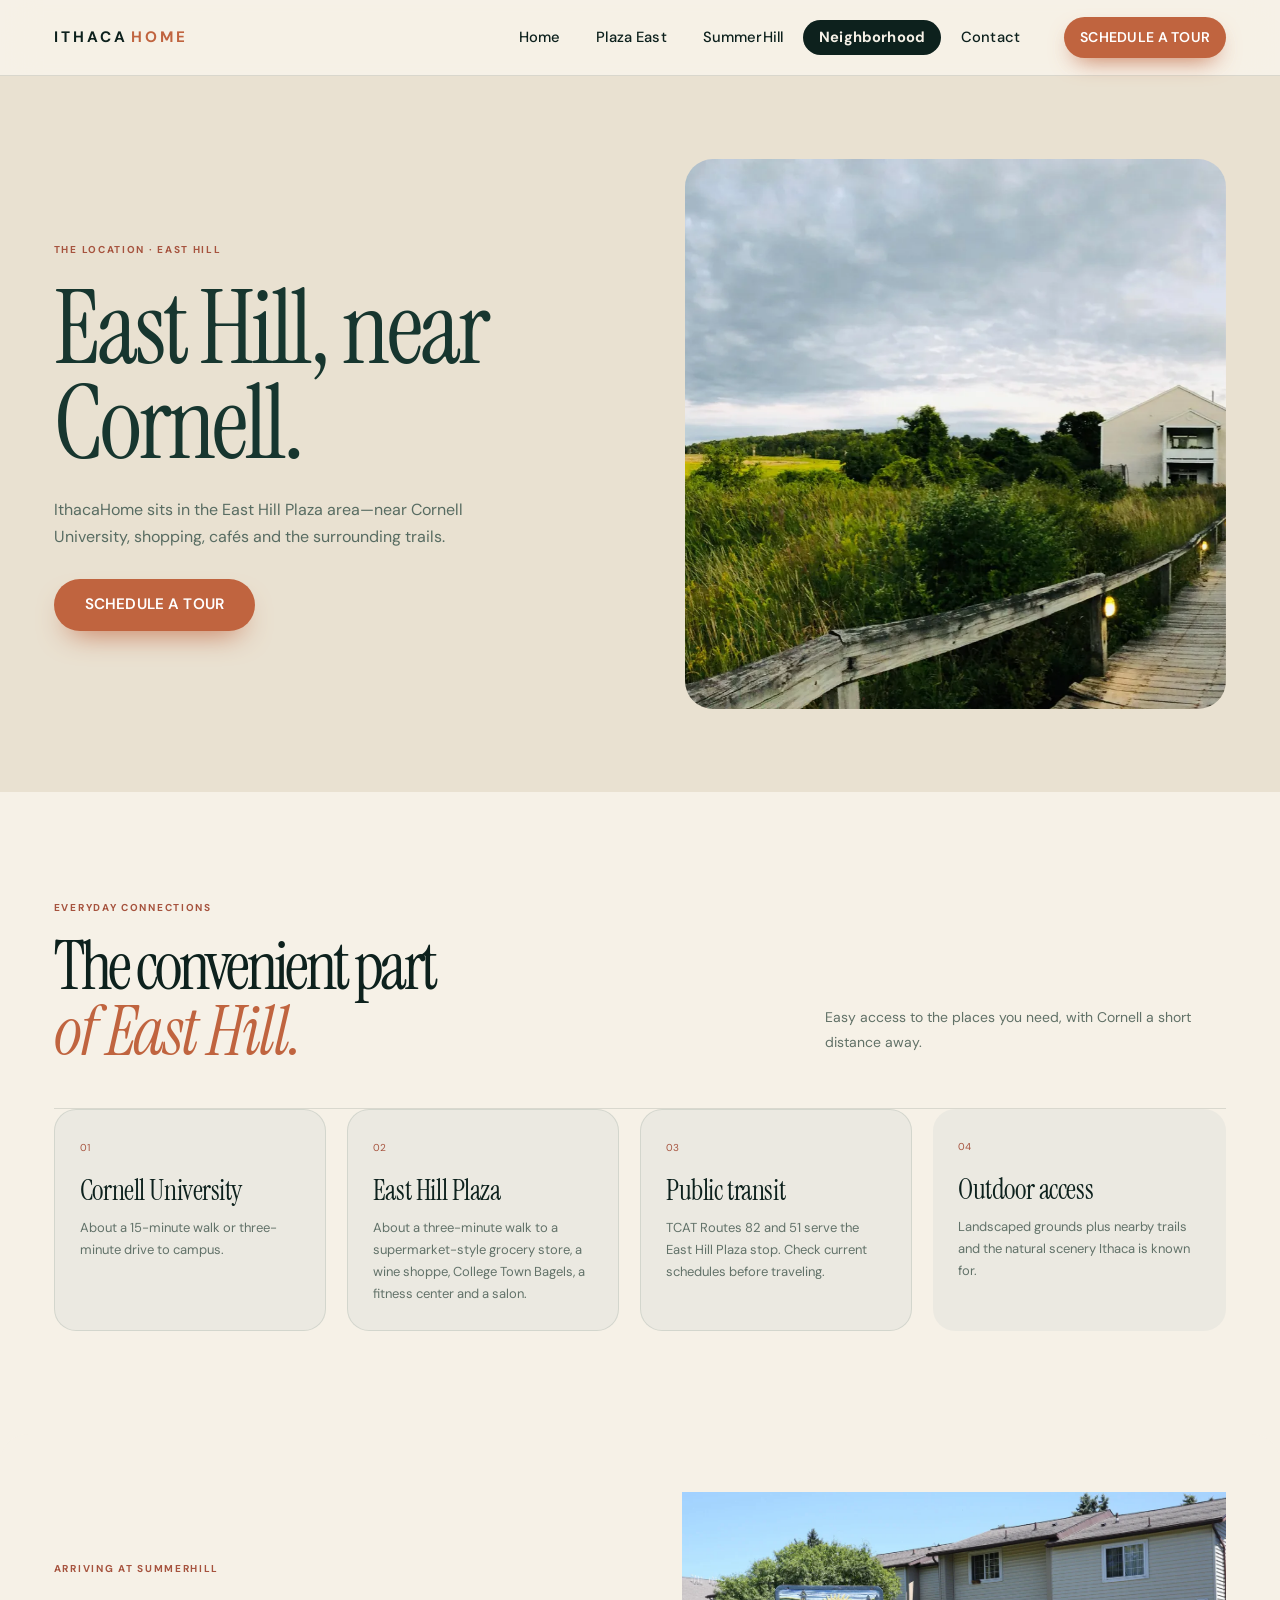
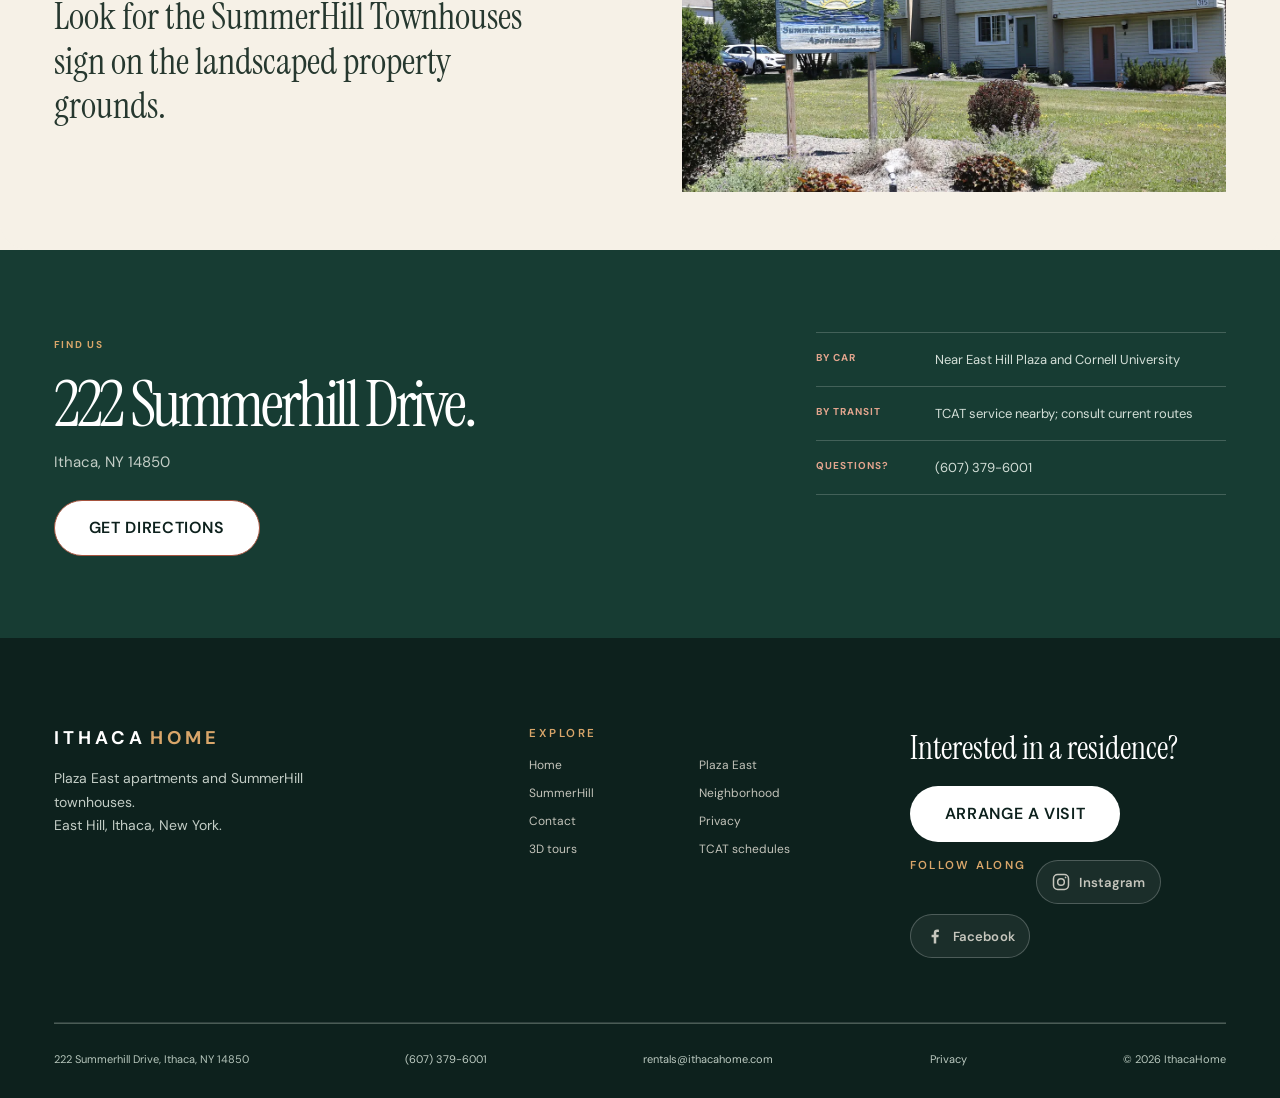
<file: neighborhood.html>
<!DOCTYPE html>
<html lang="en"><head><meta charset="utf-8"/><meta content="width=device-width, initial-scale=1" name="viewport"/><meta content="#f7f4ef" name="theme-color"/><meta content="Near Cornell University, TCAT bus service, East Hill Plaza shopping and trails. Explore the neighborhood around IthacaHome at 222 Summerhill Drive." name="description"/><title>East Hill, Ithaca Neighborhood | IthacaHome</title><link href="https://www.ithacahome.com/neighborhood.html" rel="canonical"/><meta content="website" property="og:type"/><meta content="East Hill, Ithaca Neighborhood | IthacaHome" property="og:title"/><meta content="Near Cornell University, TCAT bus service, East Hill Plaza shopping and trails. Explore the neighborhood around IthacaHome at 222 Summerhill Drive." property="og:description"/><meta content="https://www.ithacahome.com/neighborhood.html" property="og:url"/><meta content="https://www.ithacahome.com/assets/lakeside-walk.webp" property="og:image"/><meta content="summary_large_image" name="twitter:card"/><link href="/assets/favicon.svg" rel="icon" type="image/svg+xml"/><link href="https://fonts.googleapis.com" rel="preconnect"/><link crossorigin="" href="https://fonts.gstatic.com" rel="preconnect"/><link href="https://fonts.googleapis.com/css2?family=DM+Sans:wght@400;500;600;700&amp;family=Manrope:wght@400;500;600;700&amp;family=Instrument+Serif:ital@0;1&amp;display=swap" rel="stylesheet"/><link href="/assets/site.css" rel="stylesheet"/><link href="/assets/v14.css" rel="stylesheet"/><script defer="" src="/assets/site.js"></script><script type="application/ld+json">{"@context":"https://schema.org","@type":"WebPage","name":"East Hill, Ithaca Neighborhood | IthacaHome","url":"https://www.ithacahome.com/neighborhood.html","isPartOf":{"@type":"WebSite","name":"IthacaHome","url":"https://www.ithacahome.com"}}</script></head><body data-page="neighborhood"><a class="skip-link" href="#content">Skip to content</a><div aria-hidden="true" class="reading-progress"></div><header class="header" id="header"><div class="header-inner"><a aria-label="IthacaHome home" class="wordmark" href="/"><span>ITHACA<span class="wordmark-home">HOME</span></span></a><nav aria-label="Main navigation" class="nav-desktop"><a href="/">Home</a><a href="/plaza-east.html">Plaza East</a><a href="/summerhill.html">SummerHill</a><a href="/neighborhood.html" aria-current="page">Neighborhood</a><a href="/contact.html">Contact</a></nav><a class="nav-action" href="/contact.html">Schedule a tour</a><button aria-controls="nav-mobile" aria-expanded="false" aria-label="Open navigation" class="nav-toggle" id="nav-toggle" type="button"><span></span><span></span></button></div><nav aria-label="Mobile navigation" class="nav-mobile" id="nav-mobile" inert=""><a href="/">Home</a><a href="/plaza-east.html">Plaza East</a><a href="/summerhill.html">SummerHill</a><a href="/neighborhood.html" aria-current="page">Neighborhood</a><a href="/contact.html">Contact</a><a class="mobile-book" href="/contact.html">Schedule a tour</a><div class="mobile-contact"><a href="tel:+16073796001">(607) 379-6001</a><a href="mailto:rentals@ithacahome.com">rentals@ithacahome.com</a><a href="/privacy.html">Privacy</a><div aria-label="Follow IthacaHome" class="mobile-social" role="group"><a aria-label="Follow IthacaHome on Instagram (opens in a new tab)" class="social-btn" href="https://www.instagram.com/ithacahomeny/" rel="noopener noreferrer" target="_blank"><svg aria-hidden="true" viewBox="0 0 24 24" width="20" height="20" fill="none" stroke="currentColor" stroke-width="1.8" stroke-linecap="round" stroke-linejoin="round"><rect x="3" y="3" width="18" height="18" rx="5"/><circle cx="12" cy="12" r="4"/><circle cx="17.5" cy="6.5" r="1" fill="currentColor" stroke="none"/></svg><span>Instagram</span></a><a aria-label="Follow IthacaHome on Facebook (opens in a new tab)" class="social-btn" href="https://www.facebook.com/profile.php?id=61592656851045" rel="noopener noreferrer" target="_blank"><svg aria-hidden="true" viewBox="0 0 24 24" width="20" height="20" fill="currentColor"><path d="M13.5 21v-7.5h2.6l.4-3h-3V8.6c0-.9.3-1.5 1.6-1.5h1.6V4.4c-.3 0-1.2-.1-2.3-.1-2.3 0-3.9 1.4-3.9 4v2.2H7.9v3h2.6V21z"/></svg><span>Facebook</span></a></div></div></nav></header><main id="content">
<section class="neighborhood-hero"><div class="container neighborhood-hero-grid"><div class="reveal"><span class="eyebrow">THE LOCATION · EAST HILL</span><h1>East Hill, near Cornell.</h1><p>IthacaHome sits in the East Hill Plaza area—near Cornell University, shopping, cafés and the surrounding trails.</p><a class="button button-dark" href="/contact.html">Schedule a tour</a></div><div class="neighborhood-main-image image-curtain"><img alt="Boardwalk through green open space near Ithaca residential neighborhood" class="" decoding="async" fetchpriority="high" height="887" loading="eager" src="/assets/lakeside-walk.webp" width="1600"/></div></div></section>
<section class="neighborhood-proximity section"><div class="container"><div class="section-heading reveal"><div><span class="eyebrow">EVERYDAY CONNECTIONS</span><h2>The convenient part<br/><em>of East Hill.</em></h2></div><p>Easy access to the places you need, with Cornell a short distance away.</p></div><div class="proximity-grid"><article class="reveal"><span>01</span><h3>Cornell University</h3><p>About a 15-minute walk or three-minute drive to campus.</p></article><article class="reveal"><span>02</span><h3>East Hill Plaza</h3><p>About a three-minute walk to a supermarket-style grocery store, a wine shoppe, <a href="https://www.collegetownbagels.com/" rel="noopener noreferrer" target="_blank">College Town Bagels</a>, a fitness center and a salon.</p></article><article class="reveal"><span>03</span><h3>Public transit</h3><p>TCAT Routes 82 and 51 serve the East Hill Plaza stop. <a href="https://tcatbus.com/bus-schedules/" rel="noopener noreferrer" target="_blank">Check current schedules</a> before traveling.</p></article><article class="reveal"><span>04</span><h3>Outdoor access</h3><p>Landscaped grounds plus nearby trails and the natural scenery Ithaca is known for.</p></article></div></div></section>
<section class="arrival-photo"><div class="container arrival-layout"><div><span class="eyebrow">ARRIVING AT SUMMERHILL</span><p>Look for the SummerHill Townhouses sign on the landscaped property grounds.</p></div><figure><img alt="SummerHill Townhouses entry sign and lawn" class="" decoding="async" height="827" loading="lazy" src="/assets/summerhill-sign.webp" width="1240"/></figure></div></section><section class="directions-panel"><div class="container directions-layout"><div><span class="eyebrow">FIND US</span><h2>222 Summerhill Drive.</h2><p>Ithaca, NY 14850</p><a class="button button-paper" href="https://www.google.com/maps/search/?api=1&amp;query=222+Summerhill+Dr+Ithaca+NY+14850" rel="noopener noreferrer" target="_blank">Get directions</a></div><div class="direction-meta"><div><strong>BY CAR</strong><span>Near East Hill Plaza and Cornell University</span></div><div><strong>BY TRANSIT</strong><span>TCAT service nearby; consult current routes</span></div><div><strong>QUESTIONS?</strong><span>(607) 379-6001</span></div></div></div></section></main><footer class="footer"><div class="container"><div class="footer-top"><div><a class="footer-brand" href="/">ITHACA<span>HOME</span></a><p>Plaza East apartments and SummerHill townhouses.<br/>East Hill, Ithaca, New York.</p></div><nav aria-label="Footer navigation" class="footer-nav"><span>EXPLORE</span><div><a href="/">Home</a><a href="/plaza-east.html">Plaza East</a><a href="/summerhill.html">SummerHill</a><a href="/neighborhood.html">Neighborhood</a><a href="/contact.html">Contact</a><a href="/privacy.html">Privacy</a><a href="https://www.apartments.com/plaza-east-summerhill-townhouses-ithaca-ny/przvhlr/#3dtours" rel="noopener noreferrer" target="_blank">3D tours</a><a href="https://tcatbus.com/bus-schedules/" rel="noopener noreferrer" target="_blank">TCAT schedules</a></div></nav><div class="footer-cta"><p>Interested in a residence?</p><a class="button button-cream" href="/contact.html">Arrange a visit</a><div aria-label="Follow IthacaHome" class="footer-follow" role="group"><span>Follow along</span><a aria-label="Follow IthacaHome on Instagram (opens in a new tab)" class="social-btn" href="https://www.instagram.com/ithacahomeny/" rel="noopener noreferrer" target="_blank"><svg aria-hidden="true" viewBox="0 0 24 24" width="20" height="20" fill="none" stroke="currentColor" stroke-width="1.8" stroke-linecap="round" stroke-linejoin="round"><rect x="3" y="3" width="18" height="18" rx="5"/><circle cx="12" cy="12" r="4"/><circle cx="17.5" cy="6.5" r="1" fill="currentColor" stroke="none"/></svg><span>Instagram</span></a><a aria-label="Follow IthacaHome on Facebook (opens in a new tab)" class="social-btn" href="https://www.facebook.com/profile.php?id=61592656851045" rel="noopener noreferrer" target="_blank"><svg aria-hidden="true" viewBox="0 0 24 24" width="20" height="20" fill="currentColor"><path d="M13.5 21v-7.5h2.6l.4-3h-3V8.6c0-.9.3-1.5 1.6-1.5h1.6V4.4c-.3 0-1.2-.1-2.3-.1-2.3 0-3.9 1.4-3.9 4v2.2H7.9v3h2.6V21z"/></svg><span>Facebook</span></a></div></div></div><div class="footer-bottom"><span>222 Summerhill Drive, Ithaca, NY 14850</span><a href="tel:+16073796001">(607) 379-6001</a><a href="mailto:rentals@ithacahome.com">rentals@ithacahome.com</a><a href="/privacy.html">Privacy</a><span>© <span id="year">2026</span> IthacaHome</span></div></div></footer><dialog aria-label="Property image viewer" class="lightbox" id="lightbox"><div class="lightbox-top"><span id="lightbox-count">01 / 12</span><button aria-label="Close gallery" class="lightbox-close" type="button">Close</button></div><div class="lightbox-stage"><button aria-label="Previous photo" class="lightbox-prev" type="button">Previous</button><figure><img alt="" id="lightbox-img"/><figcaption id="lightbox-caption"></figcaption></figure><button aria-label="Next photo" class="lightbox-next" type="button">Next</button></div></dialog></body></html>
</file>
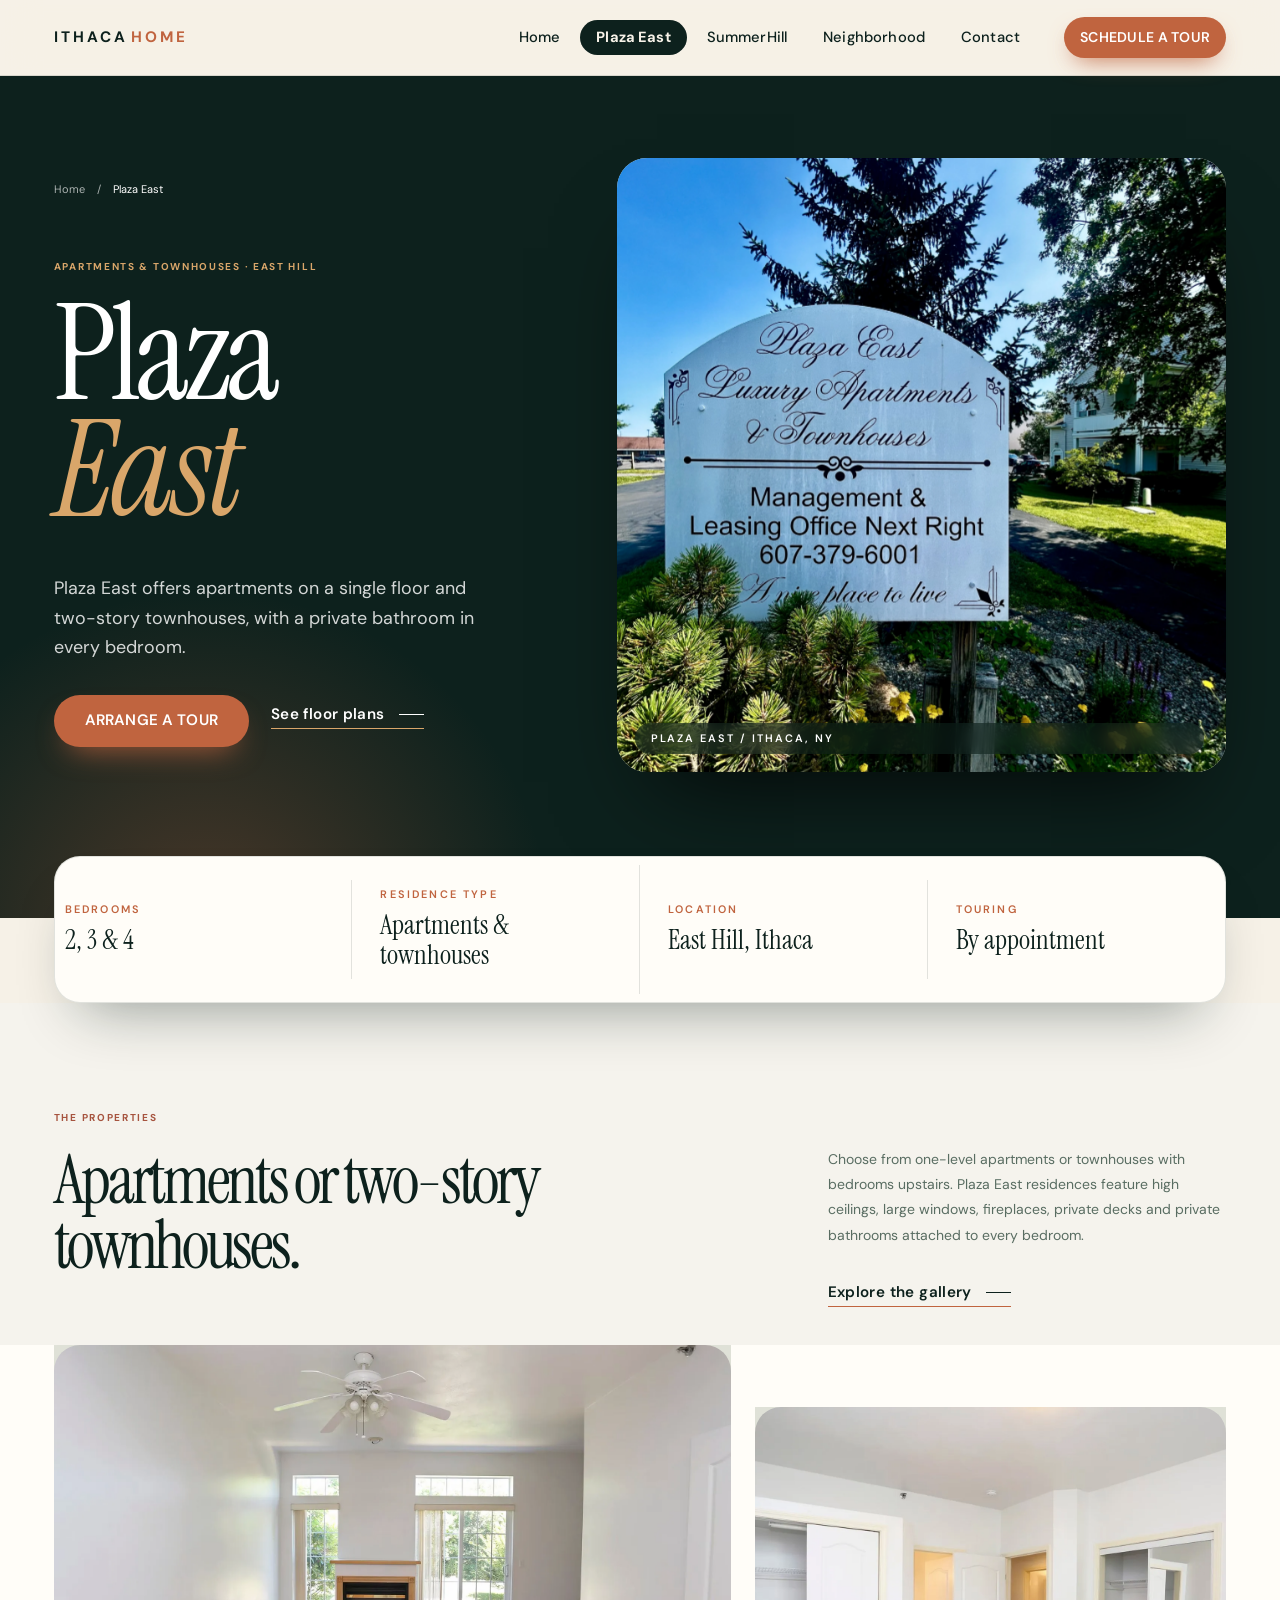
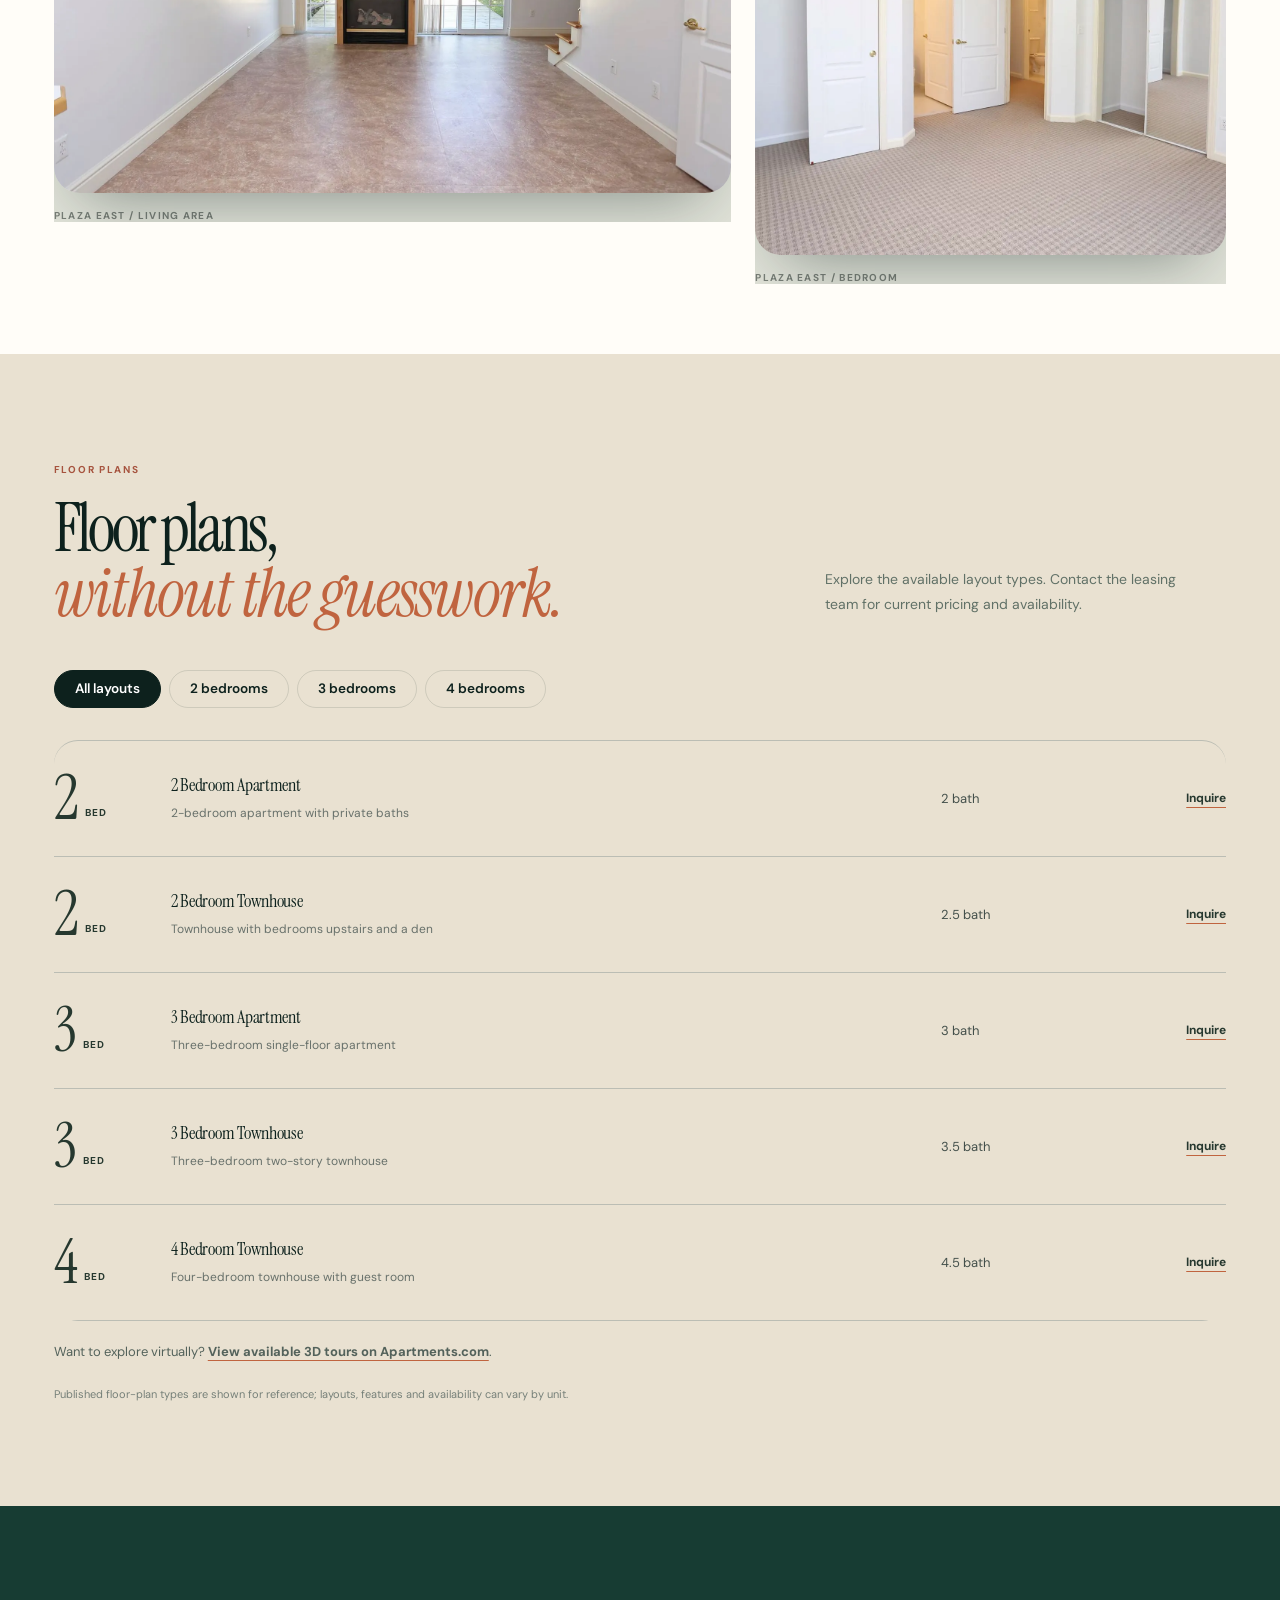
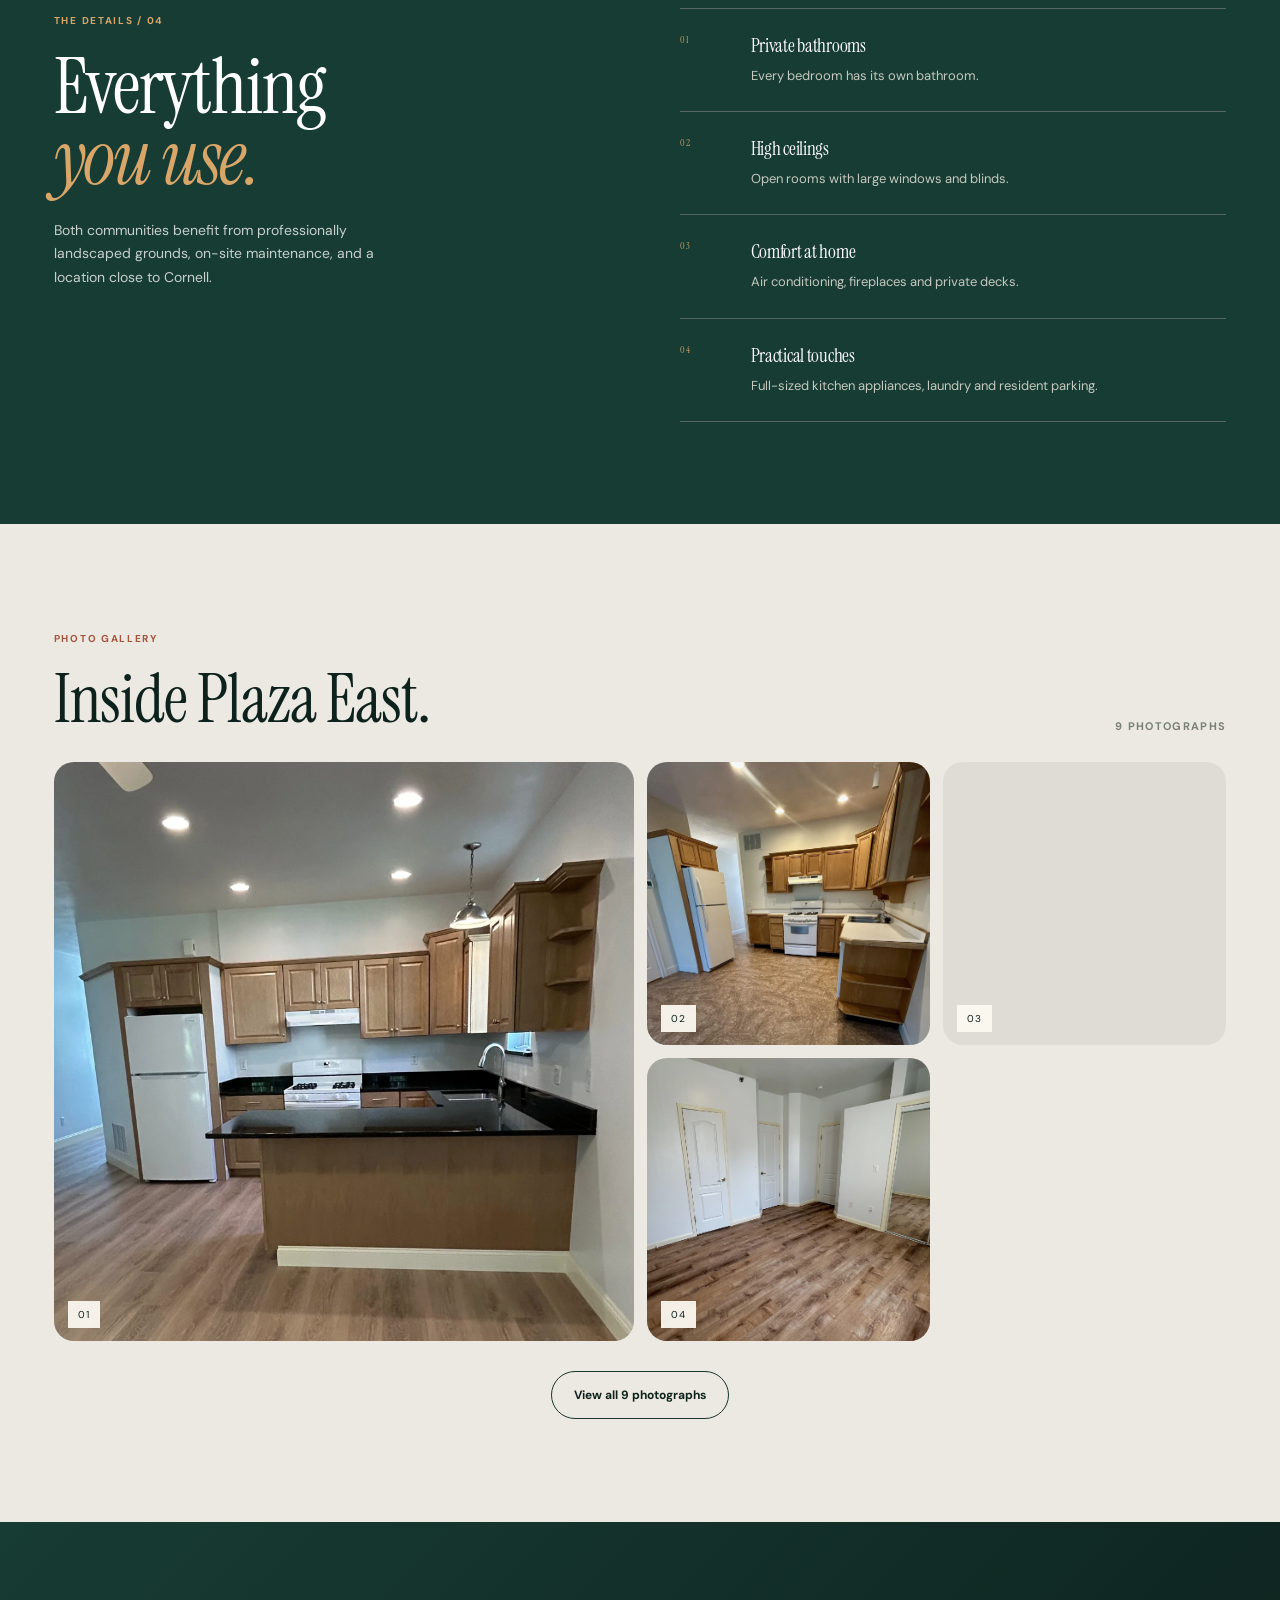
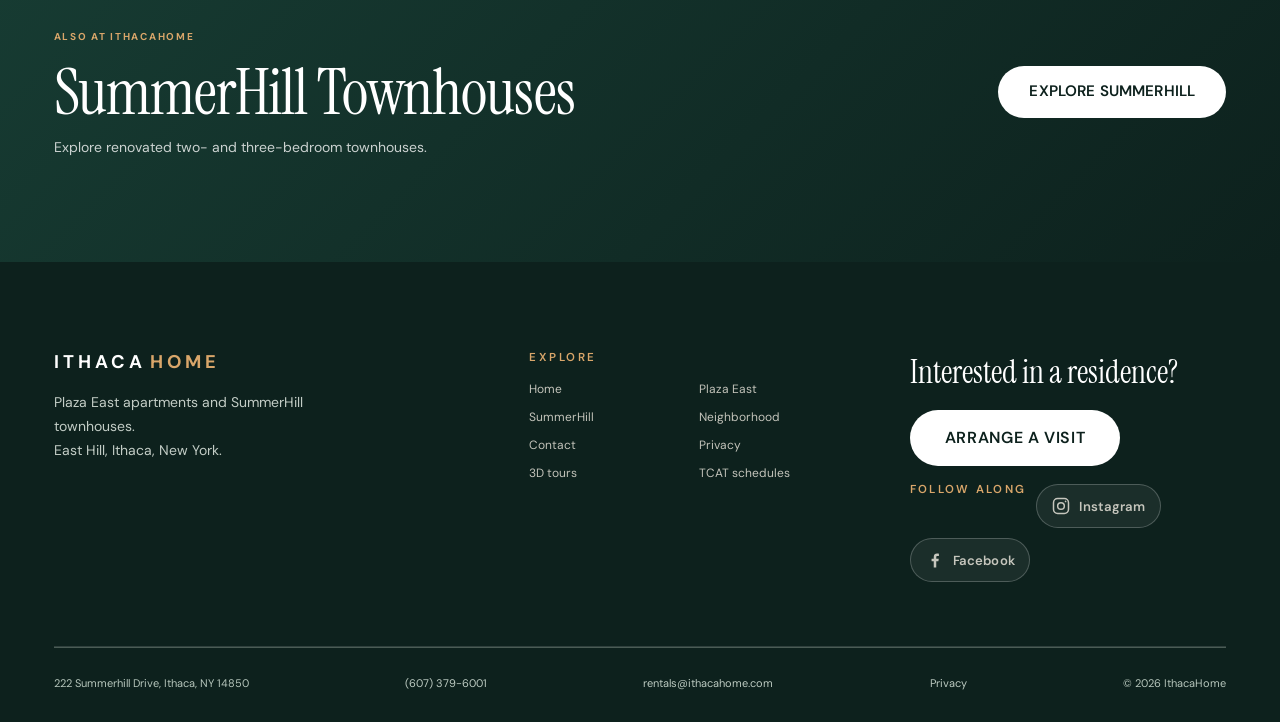
<file: plaza-east.html>
<!DOCTYPE html>
<html lang="en"><head><meta charset="utf-8"/><meta content="width=device-width, initial-scale=1" name="viewport"/><meta content="#f7f4ef" name="theme-color"/><meta content="Plaza East on East Hill, Ithaca: 2, 3 &amp; 4 bedrooms layouts, gallery, floor-plan types and leasing inquiries near Cornell University." name="description"/><title>Plaza East Apartments &amp; townhouses | IthacaHome, Ithaca NY</title><link href="https://www.ithacahome.com/plaza-east.html" rel="canonical"/><meta content="website" property="og:type"/><meta content="Plaza East Apartments &amp; townhouses | IthacaHome, Ithaca NY" property="og:title"/><meta content="Plaza East on East Hill, Ithaca: 2, 3 &amp; 4 bedrooms layouts, gallery, floor-plan types and leasing inquiries near Cornell University." property="og:description"/><meta content="https://www.ithacahome.com/plaza-east.html" property="og:url"/><meta content="https://www.ithacahome.com/assets/property-gallery/plaza-01.webp" property="og:image"/><meta content="summary_large_image" name="twitter:card"/><link href="/assets/favicon.svg" rel="icon" type="image/svg+xml"/><link href="https://fonts.googleapis.com" rel="preconnect"/><link crossorigin="" href="https://fonts.gstatic.com" rel="preconnect"/><link href="https://fonts.googleapis.com/css2?family=DM+Sans:wght@400;500;600;700&amp;family=Manrope:wght@400;500;600;700&amp;family=Instrument+Serif:ital@0;1&amp;display=swap" rel="stylesheet"/><link href="/assets/site.css" rel="stylesheet"/><link href="/assets/v14.css" rel="stylesheet"/><script defer="" src="/assets/site.js"></script><script type="application/ld+json">{"@context":"https://schema.org","@type":"WebPage","name":"Plaza East Apartments & townhouses | IthacaHome, Ithaca NY","url":"https://www.ithacahome.com/plaza-east.html","isPartOf":{"@type":"WebSite","name":"IthacaHome","url":"https://www.ithacahome.com"}}</script></head><body data-page="plaza"><a class="skip-link" href="#content">Skip to content</a><div aria-hidden="true" class="reading-progress"></div><header class="header" id="header"><div class="header-inner"><a aria-label="IthacaHome home" class="wordmark" href="/"><span>ITHACA<span class="wordmark-home">HOME</span></span></a><nav aria-label="Main navigation" class="nav-desktop"><a href="/">Home</a><a href="/plaza-east.html" aria-current="page">Plaza East</a><a href="/summerhill.html">SummerHill</a><a href="/neighborhood.html">Neighborhood</a><a href="/contact.html">Contact</a></nav><a class="nav-action" href="/contact.html">Schedule a tour</a><button aria-controls="nav-mobile" aria-expanded="false" aria-label="Open navigation" class="nav-toggle" id="nav-toggle" type="button"><span></span><span></span></button></div><nav aria-label="Mobile navigation" class="nav-mobile" id="nav-mobile" inert=""><a href="/">Home</a><a href="/plaza-east.html" aria-current="page">Plaza East</a><a href="/summerhill.html">SummerHill</a><a href="/neighborhood.html">Neighborhood</a><a href="/contact.html">Contact</a><a class="mobile-book" href="/contact.html">Schedule a tour</a><div class="mobile-contact"><a href="tel:+16073796001">(607) 379-6001</a><a href="mailto:rentals@ithacahome.com">rentals@ithacahome.com</a><a href="/privacy.html">Privacy</a><div aria-label="Follow IthacaHome" class="mobile-social" role="group"><a aria-label="Follow IthacaHome on Instagram (opens in a new tab)" class="social-btn" href="https://www.instagram.com/ithacahomeny/" rel="noopener noreferrer" target="_blank"><svg aria-hidden="true" viewBox="0 0 24 24" width="20" height="20" fill="none" stroke="currentColor" stroke-width="1.8" stroke-linecap="round" stroke-linejoin="round"><rect x="3" y="3" width="18" height="18" rx="5"/><circle cx="12" cy="12" r="4"/><circle cx="17.5" cy="6.5" r="1" fill="currentColor" stroke="none"/></svg><span>Instagram</span></a><a aria-label="Follow IthacaHome on Facebook (opens in a new tab)" class="social-btn" href="https://www.facebook.com/profile.php?id=61592656851045" rel="noopener noreferrer" target="_blank"><svg aria-hidden="true" viewBox="0 0 24 24" width="20" height="20" fill="currentColor"><path d="M13.5 21v-7.5h2.6l.4-3h-3V8.6c0-.9.3-1.5 1.6-1.5h1.6V4.4c-.3 0-1.2-.1-2.3-.1-2.3 0-3.9 1.4-3.9 4v2.2H7.9v3h2.6V21z"/></svg><span>Facebook</span></a></div></div></nav></header><main id="content">
<section class="detail-hero"><div class="container detail-hero-grid"><div class="detail-title"><div class="breadcrumbs"><a href="/">Home</a><span>/</span><span>Plaza East</span></div><span class="eyebrow">APARTMENTS &amp; TOWNHOUSES · EAST HILL</span><h1>Plaza<br/><em>East</em><span class="period"></span></h1><p>Plaza East offers apartments on a single floor and two-story townhouses, with a private bathroom in every bedroom.</p><div class="detail-cta"><a class="button button-dark" href="/contact.html?property=Plaza%20East">Arrange a tour</a><a class="quiet-link" href="#floorplans">See floor plans <span aria-hidden="true" class="line-mark"></span></a></div></div><div class="detail-hero-photo image-curtain"><img alt="Plaza East townhouse and apartment community in Ithaca, New York" class="" decoding="async" fetchpriority="high" height="800" loading="eager" src="/assets/property-gallery/plaza-01.webp" width="1200"/><span class="detail-photo-label">PLAZA EAST / ITHACA, NY</span></div></div></section>
<section class="facts-bar"><div class="container facts-grid"><div><span>BEDROOMS</span><strong>2, 3 &amp; 4</strong></div><div><span>RESIDENCE TYPE</span><strong>Apartments &amp; townhouses</strong></div><div><span>LOCATION</span><strong>East Hill, Ithaca</strong></div><div><span>TOURING</span><strong>By appointment</strong></div></div></section>
<section class="property-intro section"><div class="container property-intro-grid"><div class="reveal"><span class="eyebrow">THE PROPERTIES</span><h2>Apartments or two-story townhouses.</h2></div><div class="reveal"><p>Choose from one-level apartments or townhouses with bedrooms upstairs. Plaza East residences feature high ceilings, large windows, fireplaces, private decks and private bathrooms attached to every bedroom.</p><a class="quiet-link" href="#gallery">Explore the gallery <span aria-hidden="true" class="line-mark"></span></a></div></div></section>
<section class="property-images"><div class="container double-media"><figure class="image-raise reveal"><img alt="Plaza East living room with fireplace and doors opening to a private deck" class="" decoding="async" height="1200" loading="lazy" src="/assets/plaza-living.webp" width="1800"/><figcaption>PLAZA EAST / LIVING AREA</figcaption></figure><figure class="image-raise reveal delay-b"><img alt="Plaza East bedroom with carpet, mirrored closet doors and bright white walls" class="" decoding="async" height="1200" loading="lazy" src="/assets/plaza-kitchen.webp" width="1800"/><figcaption>PLAZA EAST / BEDROOM</figcaption></figure></div></section>
<section class="floorplans section" id="floorplans"><div class="container"><div class="section-heading reveal"><div><span class="eyebrow">FLOOR PLANS</span><h2>Floor plans,<br/><em>without the guesswork.</em></h2></div><p>Explore the available layout types. Contact the leasing team for current pricing and availability.</p></div><div aria-label="Filter floor plans by number of bedrooms" class="floor-filter" role="group"><button aria-pressed="true" class="filter-chip is-active" data-filter="all">All layouts</button><button aria-pressed="false" class="filter-chip" data-filter="2">2 bedrooms</button><button aria-pressed="false" class="filter-chip" data-filter="3">3 bedrooms</button><button aria-pressed="false" class="filter-chip" data-filter="4">4 bedrooms</button></div><div class="floor-table"><article class="floor-row" data-beds="2"><div><span class="floor-bed">2<span>BED</span></span></div><div><h3>2 Bedroom Apartment</h3><p>2-bedroom apartment with private baths</p></div><span class="floor-bath">2 bath</span><a class="floor-action" href="/contact.html?property=Plaza%20East&amp;bedrooms=2">Inquire</a></article><article class="floor-row" data-beds="2"><div><span class="floor-bed">2<span>BED</span></span></div><div><h3>2 Bedroom Townhouse</h3><p>Townhouse with bedrooms upstairs and a den</p></div><span class="floor-bath">2.5 bath</span><a class="floor-action" href="/contact.html?property=Plaza%20East&amp;bedrooms=2">Inquire</a></article><article class="floor-row" data-beds="3"><div><span class="floor-bed">3<span>BED</span></span></div><div><h3>3 Bedroom Apartment</h3><p>Three-bedroom single-floor apartment</p></div><span class="floor-bath">3 bath</span><a class="floor-action" href="/contact.html?property=Plaza%20East&amp;bedrooms=3">Inquire</a></article><article class="floor-row" data-beds="3"><div><span class="floor-bed">3<span>BED</span></span></div><div><h3>3 Bedroom Townhouse</h3><p>Three-bedroom two-story townhouse</p></div><span class="floor-bath">3.5 bath</span><a class="floor-action" href="/contact.html?property=Plaza%20East&amp;bedrooms=3">Inquire</a></article><article class="floor-row" data-beds="4"><div><span class="floor-bed">4<span>BED</span></span></div><div><h3>4 Bedroom Townhouse</h3><p>Four-bedroom townhouse with guest room</p></div><span class="floor-bath">4.5 bath</span><a class="floor-action" href="/contact.html?property=Plaza%20East&amp;bedrooms=4">Inquire</a></article></div><p class="tour-link-note">Want to explore virtually? <a href="https://www.apartments.com/plaza-east-summerhill-townhouses-ithaca-ny/przvhlr/" rel="noopener noreferrer" target="_blank">View available 3D tours on Apartments.com</a>.</p><p class="floor-footnote">Published floor-plan types are shown for reference; layouts, features and availability can vary by unit.</p></div></section>
<section class="amenities section"><div class="container amenities-layout"><div class="reveal"><span class="eyebrow">THE DETAILS / 04</span><h2>Everything<br/><em>you use.</em></h2><p>Both communities benefit from professionally landscaped grounds, on-site maintenance, and a location close to Cornell.</p></div><div class="amenities-list"><div class="amenity-item reveal"><span class="amenity-num">01</span><div><h3>Private bathrooms</h3><p>Every bedroom has its own bathroom.</p></div></div><div class="amenity-item reveal"><span class="amenity-num">02</span><div><h3>High ceilings</h3><p>Open rooms with large windows and blinds.</p></div></div><div class="amenity-item reveal"><span class="amenity-num">03</span><div><h3>Comfort at home</h3><p>Air conditioning, fireplaces and private decks.</p></div></div><div class="amenity-item reveal"><span class="amenity-num">04</span><div><h3>Practical touches</h3><p>Full-sized kitchen appliances, laundry and resident parking.</p></div></div></div></div></section>
<section class="gallery section" id="gallery"><div class="container"><div class="gallery-top reveal"><div><span class="eyebrow">PHOTO GALLERY</span><h2>Inside Plaza East.</h2></div><span class="gallery-total">9 PHOTOGRAPHS</span></div><div class="gallery-grid" data-gallery=""><button aria-label="View photo 1: Plaza East residence photograph 2" class="gallery-item" data-caption="Plaza East residence photograph 2" type="button"><img alt="Plaza East residence photograph 2" class="" decoding="async" height="800" loading="lazy" src="/assets/property-gallery/plaza-02.webp" width="1200"/><span class="gallery-item-index">01</span></button><button aria-label="View photo 2: Plaza East residence photograph 3" class="gallery-item" data-caption="Plaza East residence photograph 3" type="button"><img alt="Plaza East residence photograph 3" class="" decoding="async" height="800" loading="lazy" src="/assets/property-gallery/plaza-03.webp" width="1200"/><span class="gallery-item-index">02</span></button><button aria-label="View photo 3: Plaza East residence photograph 6" class="gallery-item" data-caption="Plaza East residence photograph 6" type="button"><img alt="Plaza East residence photograph 6" class="" decoding="async" height="800" loading="lazy" src="/assets/property-gallery/plaza-06.webp" width="1200"/><span class="gallery-item-index">03</span></button><button aria-label="View photo 4: Plaza East residence photograph 7" class="gallery-item" data-caption="Plaza East residence photograph 7" type="button"><img alt="Plaza East residence photograph 7" class="" decoding="async" height="800" loading="lazy" src="/assets/property-gallery/plaza-07.webp" width="1200"/><span class="gallery-item-index">04</span></button><button aria-label="View photo 5: Plaza East residence photograph 8" class="gallery-item" data-caption="Plaza East residence photograph 8" data-hidden="true" type="button"><img alt="Plaza East residence photograph 8" class="" decoding="async" height="800" loading="lazy" src="/assets/property-gallery/plaza-08.webp" width="1200"/><span class="gallery-item-index">05</span></button><button aria-label="View photo 6: Plaza East residence photograph 9" class="gallery-item" data-caption="Plaza East residence photograph 9" data-hidden="true" type="button"><img alt="Plaza East residence photograph 9" class="" decoding="async" height="800" loading="lazy" src="/assets/property-gallery/plaza-09.webp" width="1200"/><span class="gallery-item-index">06</span></button><button aria-label="View photo 7: Plaza East residence photograph 10" class="gallery-item" data-caption="Plaza East residence photograph 10" data-hidden="true" type="button"><img alt="Plaza East residence photograph 10" class="" decoding="async" height="800" loading="lazy" src="/assets/property-gallery/plaza-10.webp" width="1200"/><span class="gallery-item-index">07</span></button><button aria-label="View photo 8: Plaza East residence photograph 11" class="gallery-item" data-caption="Plaza East residence photograph 11" data-hidden="true" type="button"><img alt="Plaza East residence photograph 11" class="" decoding="async" height="800" loading="lazy" src="/assets/property-gallery/plaza-11.webp" width="1200"/><span class="gallery-item-index">08</span></button><button aria-label="View photo 9: Plaza East residence photograph 12" class="gallery-item" data-caption="Plaza East residence photograph 12" data-hidden="true" type="button"><img alt="Plaza East residence photograph 12" class="" decoding="async" height="800" loading="lazy" src="/assets/property-gallery/plaza-12.webp" width="1200"/><span class="gallery-item-index">09</span></button></div><button aria-expanded="false" class="gallery-more button-outline" type="button">View all 9 photographs</button></div></section>
<section class="property-next"><div class="container property-next-inner"><div><span class="eyebrow">ALSO AT ITHACAHOME</span><h2>SummerHill Townhouses</h2><p>Explore renovated two- and three-bedroom townhouses.</p></div><a class="button button-dark" href="/summerhill.html">Explore SummerHill</a></div></section></main><footer class="footer"><div class="container"><div class="footer-top"><div><a class="footer-brand" href="/">ITHACA<span>HOME</span></a><p>Plaza East apartments and SummerHill townhouses.<br/>East Hill, Ithaca, New York.</p></div><nav aria-label="Footer navigation" class="footer-nav"><span>EXPLORE</span><div><a href="/">Home</a><a href="/plaza-east.html">Plaza East</a><a href="/summerhill.html">SummerHill</a><a href="/neighborhood.html">Neighborhood</a><a href="/contact.html">Contact</a><a href="/privacy.html">Privacy</a><a href="https://www.apartments.com/plaza-east-summerhill-townhouses-ithaca-ny/przvhlr/#3dtours" rel="noopener noreferrer" target="_blank">3D tours</a><a href="https://tcatbus.com/bus-schedules/" rel="noopener noreferrer" target="_blank">TCAT schedules</a></div></nav><div class="footer-cta"><p>Interested in a residence?</p><a class="button button-cream" href="/contact.html">Arrange a visit</a><div aria-label="Follow IthacaHome" class="footer-follow" role="group"><span>Follow along</span><a aria-label="Follow IthacaHome on Instagram (opens in a new tab)" class="social-btn" href="https://www.instagram.com/ithacahomeny/" rel="noopener noreferrer" target="_blank"><svg aria-hidden="true" viewBox="0 0 24 24" width="20" height="20" fill="none" stroke="currentColor" stroke-width="1.8" stroke-linecap="round" stroke-linejoin="round"><rect x="3" y="3" width="18" height="18" rx="5"/><circle cx="12" cy="12" r="4"/><circle cx="17.5" cy="6.5" r="1" fill="currentColor" stroke="none"/></svg><span>Instagram</span></a><a aria-label="Follow IthacaHome on Facebook (opens in a new tab)" class="social-btn" href="https://www.facebook.com/profile.php?id=61592656851045" rel="noopener noreferrer" target="_blank"><svg aria-hidden="true" viewBox="0 0 24 24" width="20" height="20" fill="currentColor"><path d="M13.5 21v-7.5h2.6l.4-3h-3V8.6c0-.9.3-1.5 1.6-1.5h1.6V4.4c-.3 0-1.2-.1-2.3-.1-2.3 0-3.9 1.4-3.9 4v2.2H7.9v3h2.6V21z"/></svg><span>Facebook</span></a></div></div></div><div class="footer-bottom"><span>222 Summerhill Drive, Ithaca, NY 14850</span><a href="tel:+16073796001">(607) 379-6001</a><a href="mailto:rentals@ithacahome.com">rentals@ithacahome.com</a><a href="/privacy.html">Privacy</a><span>© <span id="year">2026</span> IthacaHome</span></div></div></footer><dialog aria-label="Property image viewer" class="lightbox" id="lightbox"><div class="lightbox-top"><span id="lightbox-count">01 / 12</span><button aria-label="Close gallery" class="lightbox-close" type="button">Close</button></div><div class="lightbox-stage"><button aria-label="Previous photo" class="lightbox-prev" type="button">Previous</button><figure><img alt="" id="lightbox-img"/><figcaption id="lightbox-caption"></figcaption></figure><button aria-label="Next photo" class="lightbox-next" type="button">Next</button></div></dialog></body></html>
</file>
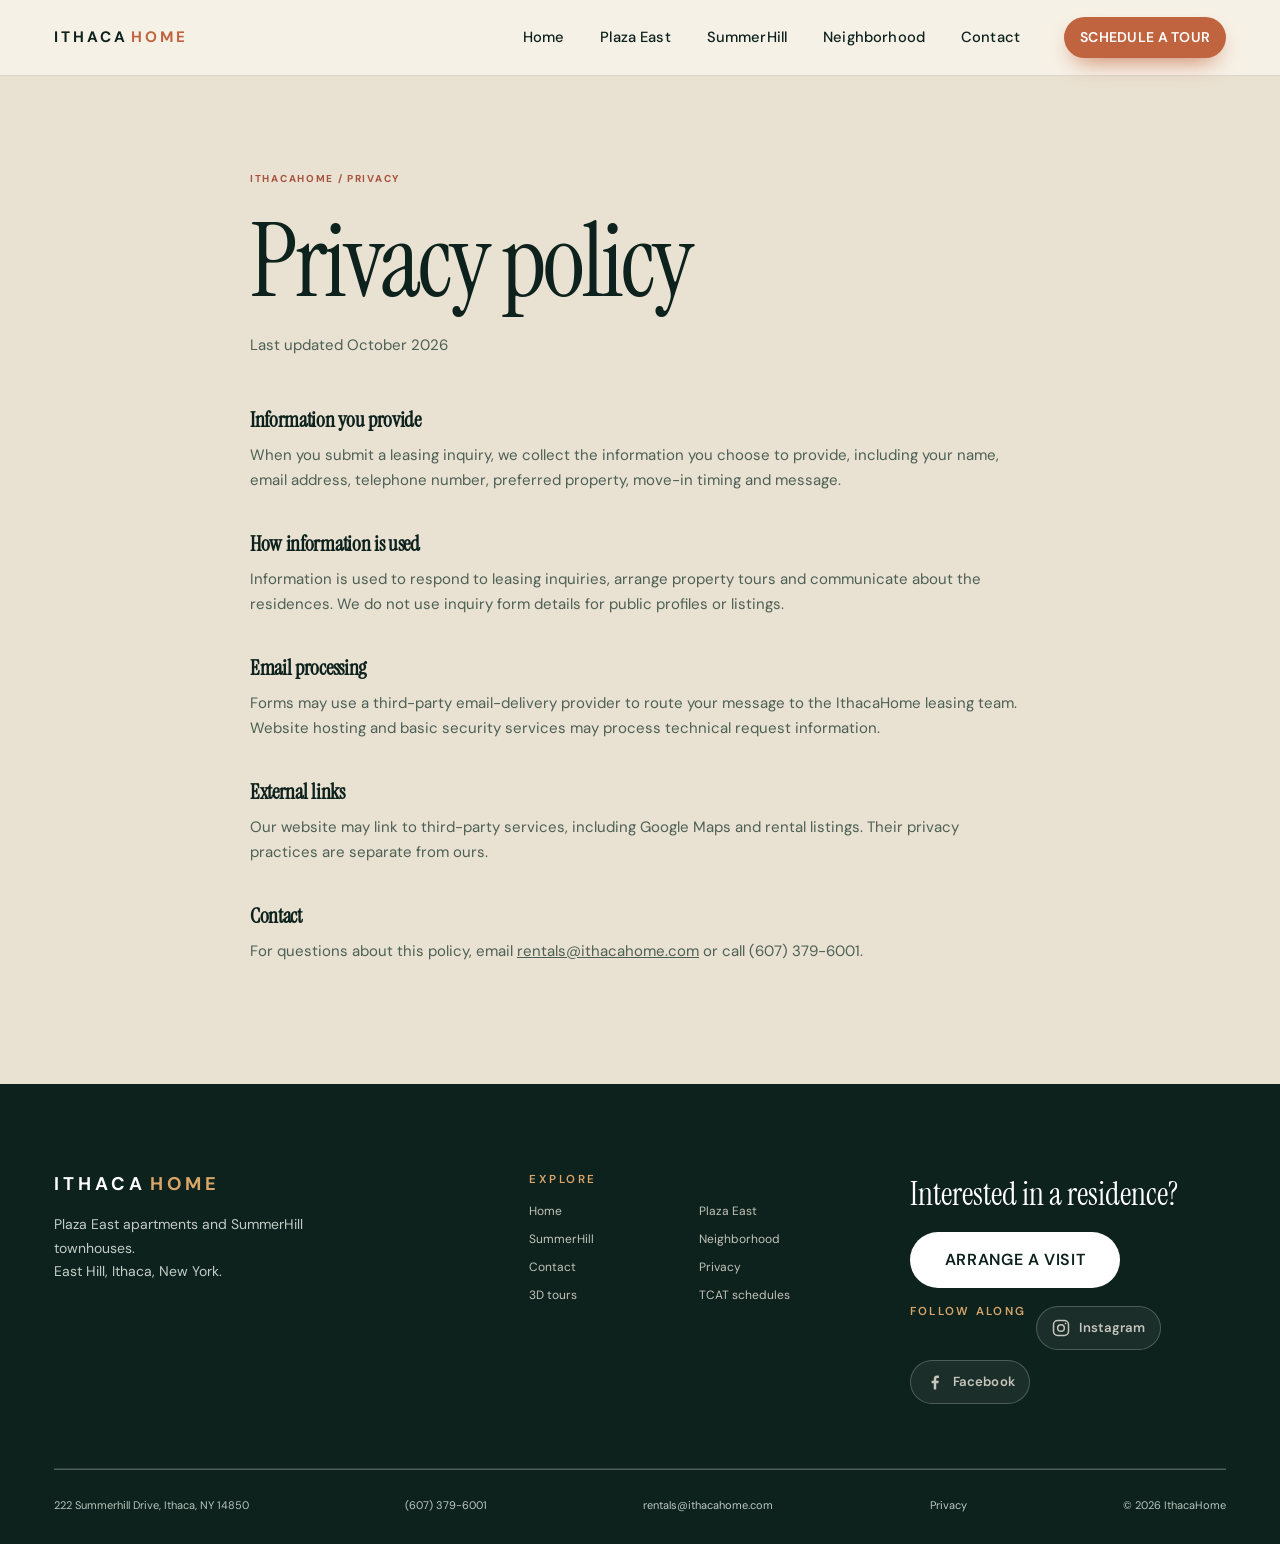
<file: privacy.html>
<!DOCTYPE html>
<html lang="en"><head><meta charset="utf-8"/><meta content="width=device-width, initial-scale=1" name="viewport"/><meta content="#f7f4ef" name="theme-color"/><meta content="Privacy information for leasing inquiries submitted to IthacaHome." name="description"/><title>Privacy Policy | IthacaHome</title><link href="https://www.ithacahome.com/privacy.html" rel="canonical"/><meta content="website" property="og:type"/><meta content="Privacy Policy | IthacaHome" property="og:title"/><meta content="Privacy information for leasing inquiries submitted to IthacaHome." property="og:description"/><meta content="https://www.ithacahome.com/privacy.html" property="og:url"/><meta content="https://www.ithacahome.com/assets/plaza-street.webp" property="og:image"/><meta content="summary_large_image" name="twitter:card"/><link href="/assets/favicon.svg" rel="icon" type="image/svg+xml"/><link href="https://fonts.googleapis.com" rel="preconnect"/><link crossorigin="" href="https://fonts.gstatic.com" rel="preconnect"/><link href="https://fonts.googleapis.com/css2?family=DM+Sans:wght@400;500;600;700&amp;family=Manrope:wght@400;500;600;700&amp;family=Instrument+Serif:ital@0;1&amp;display=swap" rel="stylesheet"/><link href="/assets/site.css" rel="stylesheet"/><link href="/assets/v14.css" rel="stylesheet"/><script defer="" src="/assets/site.js"></script><script type="application/ld+json">{"@context":"https://schema.org","@type":"WebPage","name":"Privacy Policy | IthacaHome","url":"https://www.ithacahome.com/privacy.html","isPartOf":{"@type":"WebSite","name":"IthacaHome","url":"https://www.ithacahome.com"}}</script></head><body data-page="privacy"><a class="skip-link" href="#content">Skip to content</a><div aria-hidden="true" class="reading-progress"></div><header class="header" id="header"><div class="header-inner"><a aria-label="IthacaHome home" class="wordmark" href="/"><span>ITHACA<span class="wordmark-home">HOME</span></span></a><nav aria-label="Main navigation" class="nav-desktop"><a href="/">Home</a><a href="/plaza-east.html">Plaza East</a><a href="/summerhill.html">SummerHill</a><a href="/neighborhood.html">Neighborhood</a><a href="/contact.html">Contact</a></nav><a class="nav-action" href="/contact.html">Schedule a tour</a><button aria-controls="nav-mobile" aria-expanded="false" aria-label="Open navigation" class="nav-toggle" id="nav-toggle" type="button"><span></span><span></span></button></div><nav aria-label="Mobile navigation" class="nav-mobile" id="nav-mobile" inert=""><a href="/">Home</a><a href="/plaza-east.html">Plaza East</a><a href="/summerhill.html">SummerHill</a><a href="/neighborhood.html">Neighborhood</a><a href="/contact.html">Contact</a><a class="mobile-book" href="/contact.html">Schedule a tour</a><div class="mobile-contact"><a href="tel:+16073796001">(607) 379-6001</a><a href="mailto:rentals@ithacahome.com">rentals@ithacahome.com</a><a href="/privacy.html" aria-current="page">Privacy</a><div aria-label="Follow IthacaHome" class="mobile-social" role="group"><a aria-label="Follow IthacaHome on Instagram (opens in a new tab)" class="social-btn" href="https://www.instagram.com/ithacahomeny/" rel="noopener noreferrer" target="_blank"><svg aria-hidden="true" viewBox="0 0 24 24" width="20" height="20" fill="none" stroke="currentColor" stroke-width="1.8" stroke-linecap="round" stroke-linejoin="round"><rect x="3" y="3" width="18" height="18" rx="5"/><circle cx="12" cy="12" r="4"/><circle cx="17.5" cy="6.5" r="1" fill="currentColor" stroke="none"/></svg><span>Instagram</span></a><a aria-label="Follow IthacaHome on Facebook (opens in a new tab)" class="social-btn" href="https://www.facebook.com/profile.php?id=61592656851045" rel="noopener noreferrer" target="_blank"><svg aria-hidden="true" viewBox="0 0 24 24" width="20" height="20" fill="currentColor"><path d="M13.5 21v-7.5h2.6l.4-3h-3V8.6c0-.9.3-1.5 1.6-1.5h1.6V4.4c-.3 0-1.2-.1-2.3-.1-2.3 0-3.9 1.4-3.9 4v2.2H7.9v3h2.6V21z"/></svg><span>Facebook</span></a></div></div></nav></header><main id="content"><section class="legal-main"><div class="container narrow"><span class="eyebrow">ITHACAHOME / PRIVACY</span><h1>Privacy policy</h1><p class="legal-date">Last updated October 2026</p><h2>Information you provide</h2><p>When you submit a leasing inquiry, we collect the information you choose to provide, including your name, email address, telephone number, preferred property, move-in timing and message.</p><h2>How information is used</h2><p>Information is used to respond to leasing inquiries, arrange property tours and communicate about the residences. We do not use inquiry form details for public profiles or listings.</p><h2>Email processing</h2><p>Forms may use a third-party email-delivery provider to route your message to the IthacaHome leasing team. Website hosting and basic security services may process technical request information.</p><h2>External links</h2><p>Our website may link to third-party services, including Google Maps and rental listings. Their privacy practices are separate from ours.</p><h2>Contact</h2><p>For questions about this policy, email <a href="mailto:rentals@ithacahome.com">rentals@ithacahome.com</a> or call (607) 379-6001.</p></div></section></main><footer class="footer"><div class="container"><div class="footer-top"><div><a class="footer-brand" href="/">ITHACA<span>HOME</span></a><p>Plaza East apartments and SummerHill townhouses.<br/>East Hill, Ithaca, New York.</p></div><nav aria-label="Footer navigation" class="footer-nav"><span>EXPLORE</span><div><a href="/">Home</a><a href="/plaza-east.html">Plaza East</a><a href="/summerhill.html">SummerHill</a><a href="/neighborhood.html">Neighborhood</a><a href="/contact.html">Contact</a><a href="/privacy.html">Privacy</a><a href="https://www.apartments.com/plaza-east-summerhill-townhouses-ithaca-ny/przvhlr/#3dtours" rel="noopener noreferrer" target="_blank">3D tours</a><a href="https://tcatbus.com/bus-schedules/" rel="noopener noreferrer" target="_blank">TCAT schedules</a></div></nav><div class="footer-cta"><p>Interested in a residence?</p><a class="button button-cream" href="/contact.html">Arrange a visit</a><div aria-label="Follow IthacaHome" class="footer-follow" role="group"><span>Follow along</span><a aria-label="Follow IthacaHome on Instagram (opens in a new tab)" class="social-btn" href="https://www.instagram.com/ithacahomeny/" rel="noopener noreferrer" target="_blank"><svg aria-hidden="true" viewBox="0 0 24 24" width="20" height="20" fill="none" stroke="currentColor" stroke-width="1.8" stroke-linecap="round" stroke-linejoin="round"><rect x="3" y="3" width="18" height="18" rx="5"/><circle cx="12" cy="12" r="4"/><circle cx="17.5" cy="6.5" r="1" fill="currentColor" stroke="none"/></svg><span>Instagram</span></a><a aria-label="Follow IthacaHome on Facebook (opens in a new tab)" class="social-btn" href="https://www.facebook.com/profile.php?id=61592656851045" rel="noopener noreferrer" target="_blank"><svg aria-hidden="true" viewBox="0 0 24 24" width="20" height="20" fill="currentColor"><path d="M13.5 21v-7.5h2.6l.4-3h-3V8.6c0-.9.3-1.5 1.6-1.5h1.6V4.4c-.3 0-1.2-.1-2.3-.1-2.3 0-3.9 1.4-3.9 4v2.2H7.9v3h2.6V21z"/></svg><span>Facebook</span></a></div></div></div><div class="footer-bottom"><span>222 Summerhill Drive, Ithaca, NY 14850</span><a href="tel:+16073796001">(607) 379-6001</a><a href="mailto:rentals@ithacahome.com">rentals@ithacahome.com</a><a href="/privacy.html">Privacy</a><span>© <span id="year">2026</span> IthacaHome</span></div></div></footer><dialog aria-label="Property image viewer" class="lightbox" id="lightbox"><div class="lightbox-top"><span id="lightbox-count">01 / 12</span><button aria-label="Close gallery" class="lightbox-close" type="button">Close</button></div><div class="lightbox-stage"><button aria-label="Previous photo" class="lightbox-prev" type="button">Previous</button><figure><img alt="" id="lightbox-img"/><figcaption id="lightbox-caption"></figcaption></figure><button aria-label="Next photo" class="lightbox-next" type="button">Next</button></div></dialog></body></html>
</file>
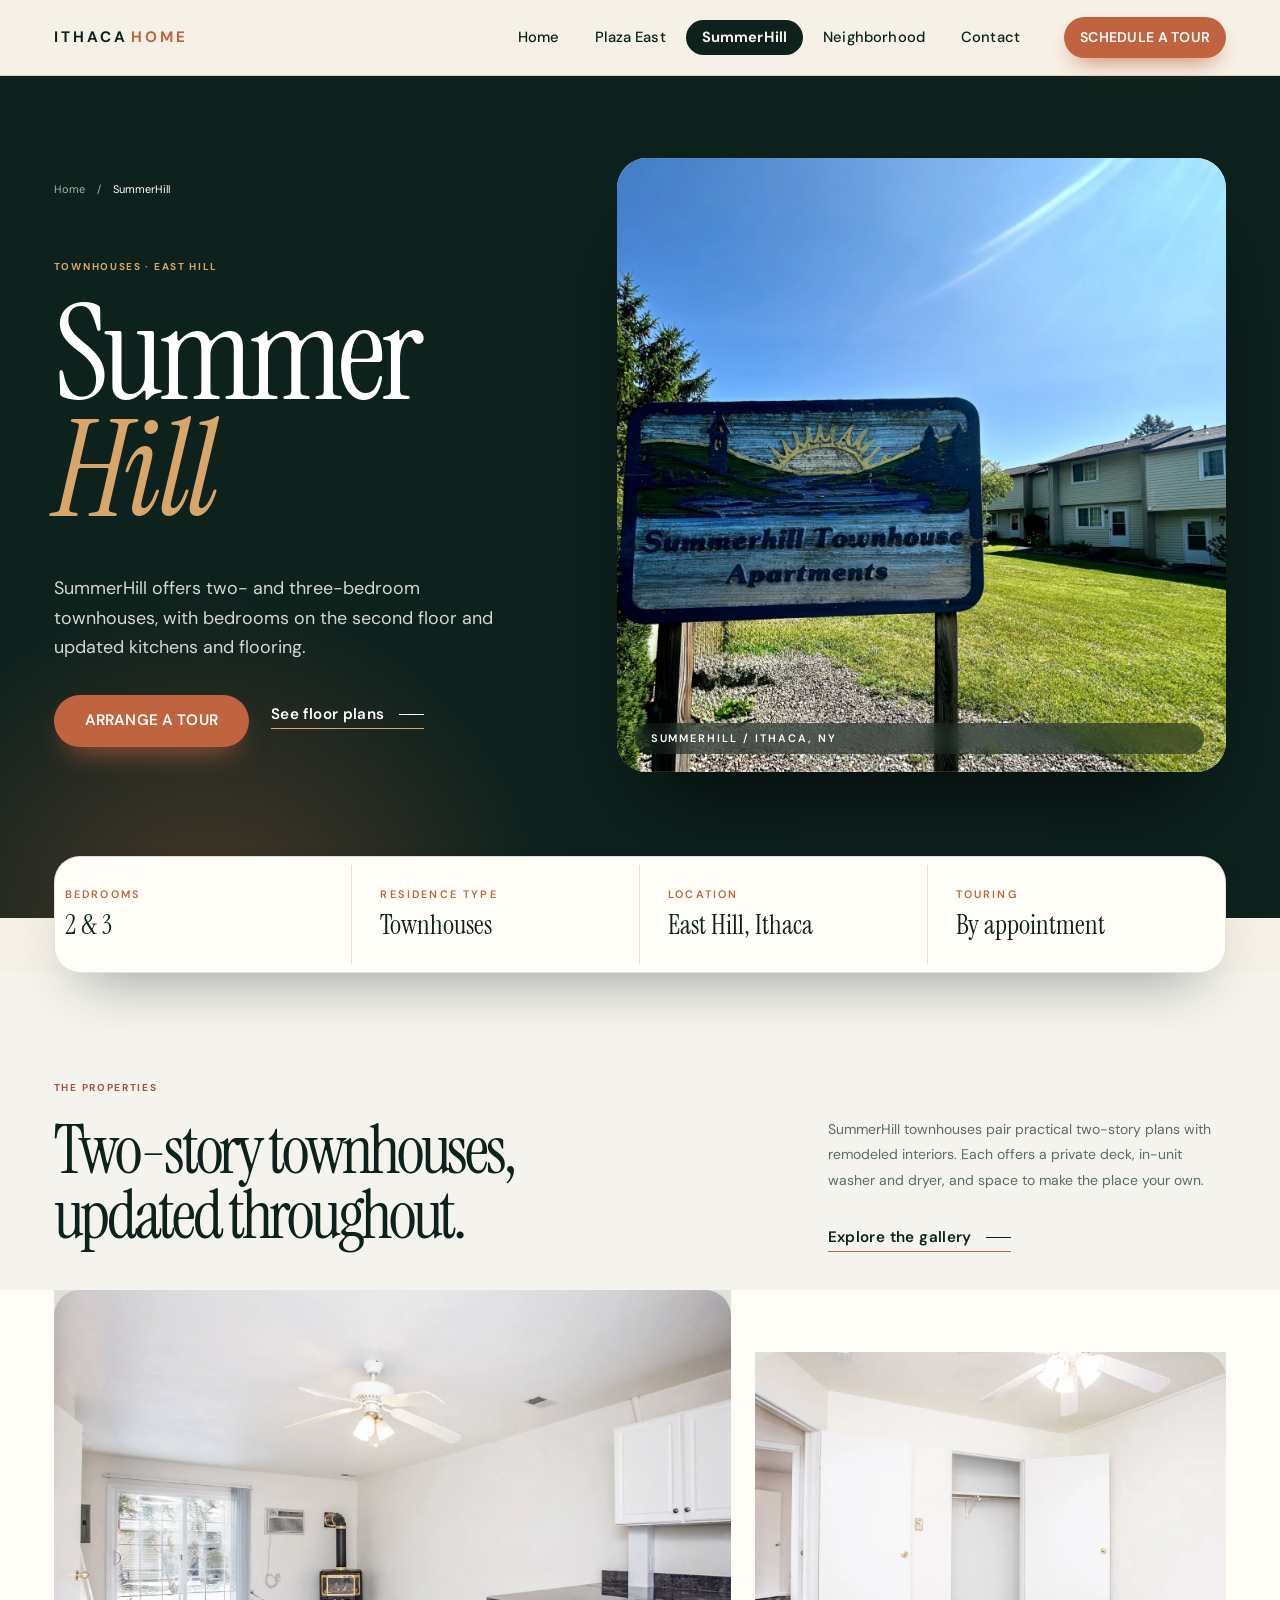
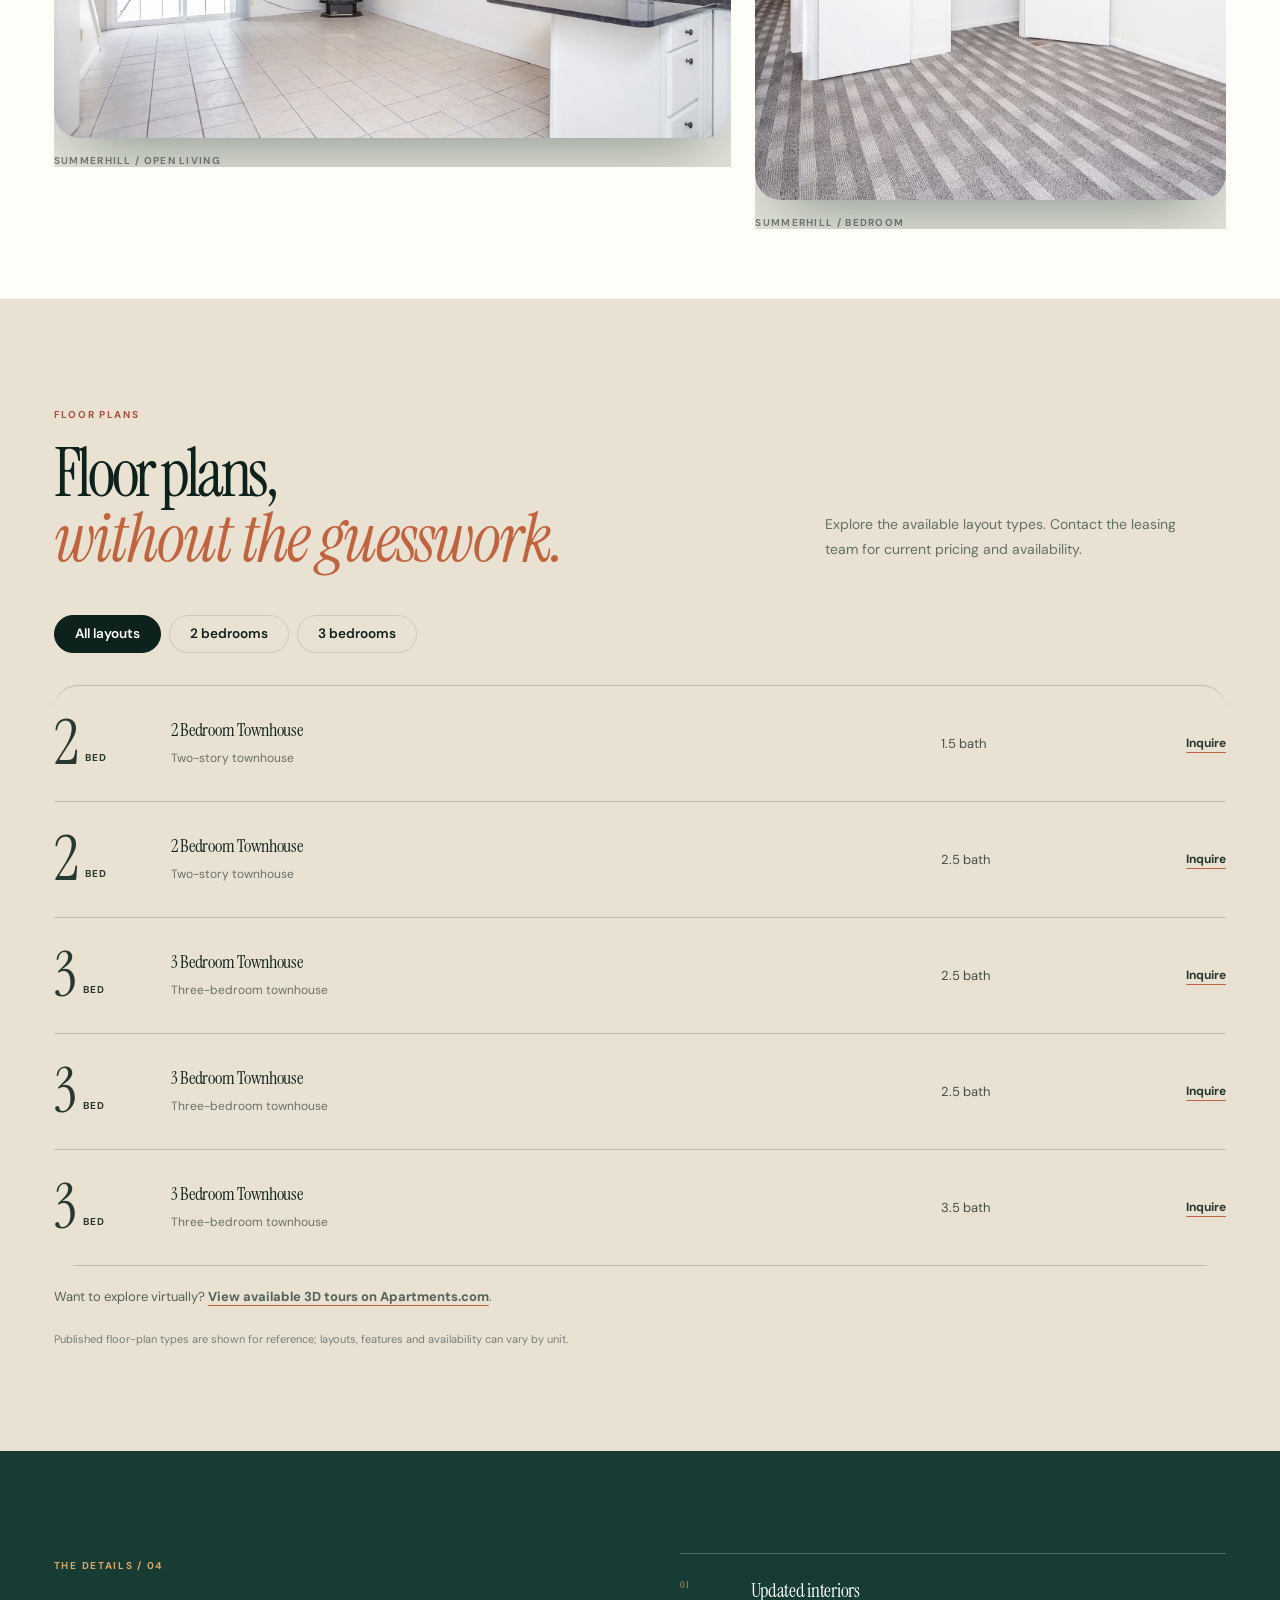
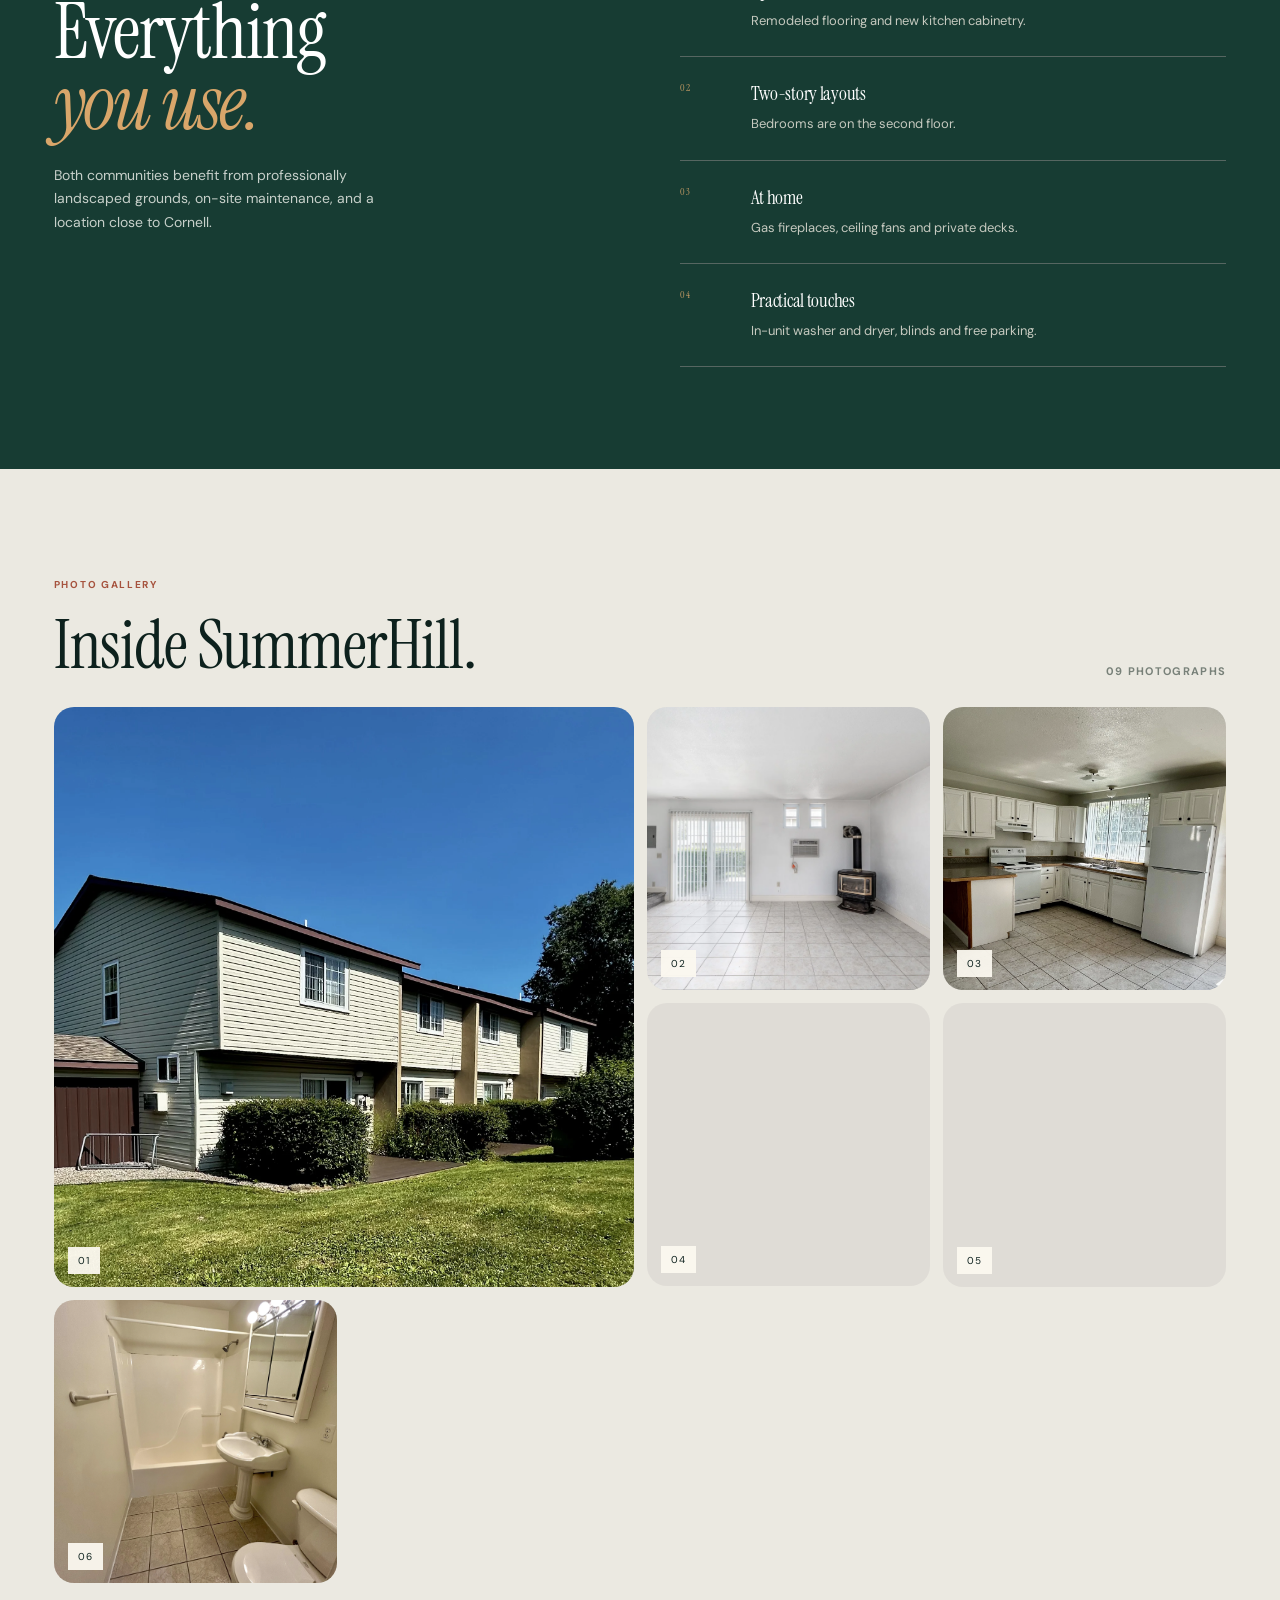
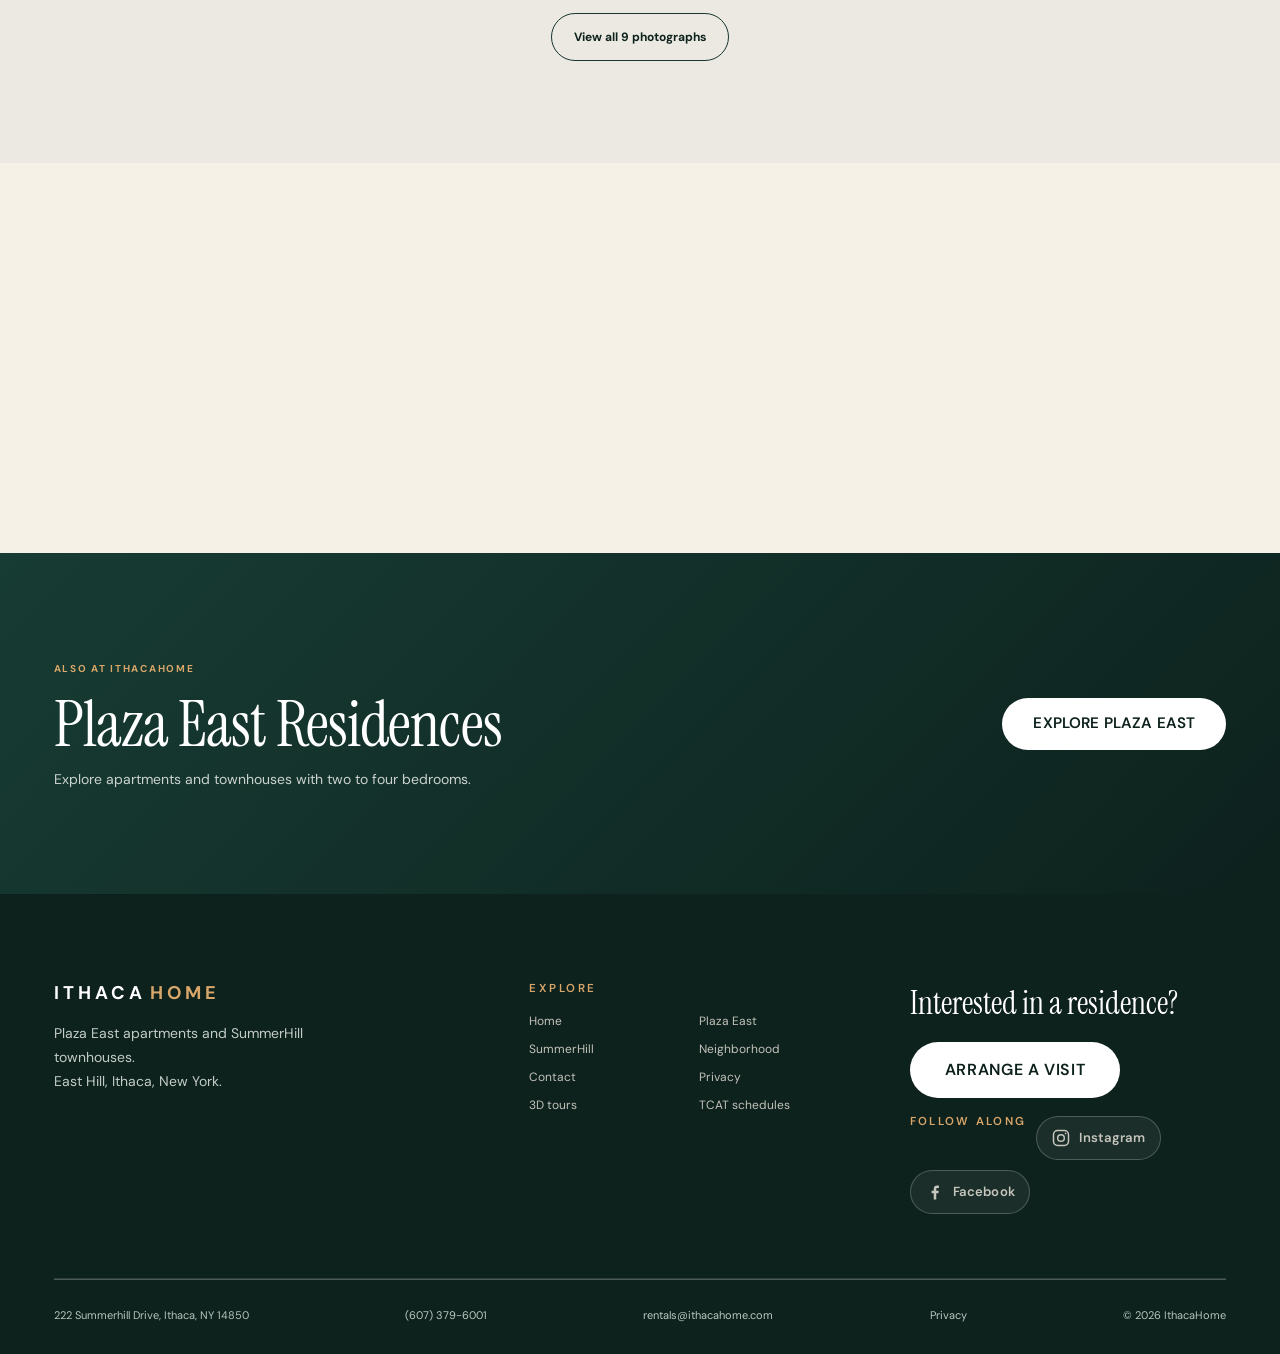
<file: summerhill.html>
<!DOCTYPE html>
<html lang="en"><head><meta charset="utf-8"/><meta content="width=device-width, initial-scale=1" name="viewport"/><meta content="#f7f4ef" name="theme-color"/><meta content="SummerHill on East Hill, Ithaca: 2 &amp; 3 bedrooms layouts, gallery, floor-plan types and leasing inquiries near Cornell University." name="description"/><title>SummerHill Townhouses | IthacaHome, Ithaca NY</title><link href="https://www.ithacahome.com/summerhill.html" rel="canonical"/><meta content="website" property="og:type"/><meta content="SummerHill Townhouses | IthacaHome, Ithaca NY" property="og:title"/><meta content="SummerHill on East Hill, Ithaca: 2 &amp; 3 bedrooms layouts, gallery, floor-plan types and leasing inquiries near Cornell University." property="og:description"/><meta content="https://www.ithacahome.com/summerhill.html" property="og:url"/><meta content="https://www.ithacahome.com/assets/property-gallery/summerhill-01.webp" property="og:image"/><meta content="summary_large_image" name="twitter:card"/><link href="/assets/favicon.svg" rel="icon" type="image/svg+xml"/><link href="https://fonts.googleapis.com" rel="preconnect"/><link crossorigin="" href="https://fonts.gstatic.com" rel="preconnect"/><link href="https://fonts.googleapis.com/css2?family=DM+Sans:wght@400;500;600;700&amp;family=Manrope:wght@400;500;600;700&amp;family=Instrument+Serif:ital@0;1&amp;display=swap" rel="stylesheet"/><link href="/assets/site.css" rel="stylesheet"/><link href="/assets/v14.css" rel="stylesheet"/><script defer="" src="/assets/site.js"></script><script type="application/ld+json">{"@context":"https://schema.org","@type":"WebPage","name":"SummerHill Townhouses | IthacaHome, Ithaca NY","url":"https://www.ithacahome.com/summerhill.html","isPartOf":{"@type":"WebSite","name":"IthacaHome","url":"https://www.ithacahome.com"}}</script></head><body data-page="summer"><a class="skip-link" href="#content">Skip to content</a><div aria-hidden="true" class="reading-progress"></div><header class="header" id="header"><div class="header-inner"><a aria-label="IthacaHome home" class="wordmark" href="/"><span>ITHACA<span class="wordmark-home">HOME</span></span></a><nav aria-label="Main navigation" class="nav-desktop"><a href="/">Home</a><a href="/plaza-east.html">Plaza East</a><a href="/summerhill.html" aria-current="page">SummerHill</a><a href="/neighborhood.html">Neighborhood</a><a href="/contact.html">Contact</a></nav><a class="nav-action" href="/contact.html">Schedule a tour</a><button aria-controls="nav-mobile" aria-expanded="false" aria-label="Open navigation" class="nav-toggle" id="nav-toggle" type="button"><span></span><span></span></button></div><nav aria-label="Mobile navigation" class="nav-mobile" id="nav-mobile" inert=""><a href="/">Home</a><a href="/plaza-east.html">Plaza East</a><a href="/summerhill.html" aria-current="page">SummerHill</a><a href="/neighborhood.html">Neighborhood</a><a href="/contact.html">Contact</a><a class="mobile-book" href="/contact.html">Schedule a tour</a><div class="mobile-contact"><a href="tel:+16073796001">(607) 379-6001</a><a href="mailto:rentals@ithacahome.com">rentals@ithacahome.com</a><a href="/privacy.html">Privacy</a><div aria-label="Follow IthacaHome" class="mobile-social" role="group"><a aria-label="Follow IthacaHome on Instagram (opens in a new tab)" class="social-btn" href="https://www.instagram.com/ithacahomeny/" rel="noopener noreferrer" target="_blank"><svg aria-hidden="true" viewBox="0 0 24 24" width="20" height="20" fill="none" stroke="currentColor" stroke-width="1.8" stroke-linecap="round" stroke-linejoin="round"><rect x="3" y="3" width="18" height="18" rx="5"/><circle cx="12" cy="12" r="4"/><circle cx="17.5" cy="6.5" r="1" fill="currentColor" stroke="none"/></svg><span>Instagram</span></a><a aria-label="Follow IthacaHome on Facebook (opens in a new tab)" class="social-btn" href="https://www.facebook.com/profile.php?id=61592656851045" rel="noopener noreferrer" target="_blank"><svg aria-hidden="true" viewBox="0 0 24 24" width="20" height="20" fill="currentColor"><path d="M13.5 21v-7.5h2.6l.4-3h-3V8.6c0-.9.3-1.5 1.6-1.5h1.6V4.4c-.3 0-1.2-.1-2.3-.1-2.3 0-3.9 1.4-3.9 4v2.2H7.9v3h2.6V21z"/></svg><span>Facebook</span></a></div></div></nav></header><main id="content">
<section class="detail-hero"><div class="container detail-hero-grid"><div class="detail-title"><div class="breadcrumbs"><a href="/">Home</a><span>/</span><span>SummerHill</span></div><span class="eyebrow">TOWNHOUSES · EAST HILL</span><h1>Summer<br/><em>Hill</em><span class="period"></span></h1><p>SummerHill offers two- and three-bedroom townhouses, with bedrooms on the second floor and updated kitchens and flooring.</p><div class="detail-cta"><a class="button button-dark" href="/contact.html?property=SummerHill">Arrange a tour</a><a class="quiet-link" href="#floorplans">See floor plans <span aria-hidden="true" class="line-mark"></span></a></div></div><div class="detail-hero-photo image-curtain"><img alt="SummerHill townhouse and apartment community in Ithaca, New York" class="" decoding="async" fetchpriority="high" height="800" loading="eager" src="/assets/property-gallery/summerhill-01.webp" width="1200"/><span class="detail-photo-label">SUMMERHILL / ITHACA, NY</span></div></div></section>
<section class="facts-bar"><div class="container facts-grid"><div><span>BEDROOMS</span><strong>2 &amp; 3</strong></div><div><span>RESIDENCE TYPE</span><strong>Townhouses</strong></div><div><span>LOCATION</span><strong>East Hill, Ithaca</strong></div><div><span>TOURING</span><strong>By appointment</strong></div></div></section>
<section class="property-intro section"><div class="container property-intro-grid"><div class="reveal"><span class="eyebrow">THE PROPERTIES</span><h2>Two-story townhouses, updated throughout.</h2></div><div class="reveal"><p>SummerHill townhouses pair practical two-story plans with remodeled interiors. Each offers a private deck, in-unit washer and dryer, and space to make the place your own.</p><a class="quiet-link" href="#gallery">Explore the gallery <span aria-hidden="true" class="line-mark"></span></a></div></div></section>
<section class="property-images"><div class="container double-media"><figure class="image-raise reveal"><img alt="SummerHill townhouse open-plan living room with ceiling fan and sliding doors" class="" decoding="async" height="1200" loading="lazy" src="/assets/summerhill-bedroom.webp" width="1800"/><figcaption>SUMMERHILL / OPEN LIVING</figcaption></figure><figure class="image-raise reveal delay-b"><img alt="SummerHill bedroom with new flooring and open closets" class="" decoding="async" height="1200" loading="lazy" src="/assets/summerhill-living.webp" width="1800"/><figcaption>SUMMERHILL / BEDROOM</figcaption></figure></div></section>
<section class="floorplans section" id="floorplans"><div class="container"><div class="section-heading reveal"><div><span class="eyebrow">FLOOR PLANS</span><h2>Floor plans,<br/><em>without the guesswork.</em></h2></div><p>Explore the available layout types. Contact the leasing team for current pricing and availability.</p></div><div aria-label="Filter floor plans by number of bedrooms" class="floor-filter" role="group"><button aria-pressed="true" class="filter-chip is-active" data-filter="all">All layouts</button><button aria-pressed="false" class="filter-chip" data-filter="2">2 bedrooms</button><button aria-pressed="false" class="filter-chip" data-filter="3">3 bedrooms</button></div><div class="floor-table"><article class="floor-row" data-beds="2"><div><span class="floor-bed">2<span>BED</span></span></div><div><h3>2 Bedroom Townhouse</h3><p>Two-story townhouse</p></div><span class="floor-bath">1.5 bath</span><a class="floor-action" href="/contact.html?property=SummerHill&amp;bedrooms=2">Inquire</a></article><article class="floor-row" data-beds="2"><div><span class="floor-bed">2<span>BED</span></span></div><div><h3>2 Bedroom Townhouse</h3><p>Two-story townhouse</p></div><span class="floor-bath">2.5 bath</span><a class="floor-action" href="/contact.html?property=SummerHill&amp;bedrooms=2">Inquire</a></article><article class="floor-row" data-beds="3"><div><span class="floor-bed">3<span>BED</span></span></div><div><h3>3 Bedroom Townhouse</h3><p>Three-bedroom townhouse</p></div><span class="floor-bath">2.5 bath</span><a class="floor-action" href="/contact.html?property=SummerHill&amp;bedrooms=3">Inquire</a></article><article class="floor-row" data-beds="3"><div><span class="floor-bed">3<span>BED</span></span></div><div><h3>3 Bedroom Townhouse</h3><p>Three-bedroom townhouse</p></div><span class="floor-bath">2.5 bath</span><a class="floor-action" href="/contact.html?property=SummerHill&amp;bedrooms=3">Inquire</a></article><article class="floor-row" data-beds="3"><div><span class="floor-bed">3<span>BED</span></span></div><div><h3>3 Bedroom Townhouse</h3><p>Three-bedroom townhouse</p></div><span class="floor-bath">3.5 bath</span><a class="floor-action" href="/contact.html?property=SummerHill&amp;bedrooms=3">Inquire</a></article></div><p class="tour-link-note">Want to explore virtually? <a href="https://www.apartments.com/plaza-east-summerhill-townhouses-ithaca-ny/przvhlr/" rel="noopener noreferrer" target="_blank">View available 3D tours on Apartments.com</a>.</p><p class="floor-footnote">Published floor-plan types are shown for reference; layouts, features and availability can vary by unit.</p></div></section>
<section class="amenities section"><div class="container amenities-layout"><div class="reveal"><span class="eyebrow">THE DETAILS / 04</span><h2>Everything<br/><em>you use.</em></h2><p>Both communities benefit from professionally landscaped grounds, on-site maintenance, and a location close to Cornell.</p></div><div class="amenities-list"><div class="amenity-item reveal"><span class="amenity-num">01</span><div><h3>Updated interiors</h3><p>Remodeled flooring and new kitchen cabinetry.</p></div></div><div class="amenity-item reveal"><span class="amenity-num">02</span><div><h3>Two-story layouts</h3><p>Bedrooms are on the second floor.</p></div></div><div class="amenity-item reveal"><span class="amenity-num">03</span><div><h3>At home</h3><p>Gas fireplaces, ceiling fans and private decks.</p></div></div><div class="amenity-item reveal"><span class="amenity-num">04</span><div><h3>Practical touches</h3><p>In-unit washer and dryer, blinds and free parking.</p></div></div></div></div></section>
<section class="gallery section" id="gallery"><div class="container"><div class="gallery-top reveal"><div><span class="eyebrow">PHOTO GALLERY</span><h2>Inside SummerHill.</h2></div><span class="gallery-total">09 PHOTOGRAPHS</span></div><div class="gallery-grid" data-gallery=""><button aria-label="View photo 1: SummerHill residence photograph 2" class="gallery-item" data-caption="SummerHill residence photograph 2" type="button"><img alt="SummerHill residence photograph 2" class="" decoding="async" height="800" loading="lazy" src="/assets/property-gallery/summerhill-02.webp" width="1200"/><span class="gallery-item-index">01</span></button><button aria-label="View photo 2: SummerHill residence photograph 3" class="gallery-item" data-caption="SummerHill residence photograph 3" type="button"><img alt="SummerHill residence photograph 3" class="" decoding="async" height="800" loading="lazy" src="/assets/property-gallery/summerhill-03.webp" width="1200"/><span class="gallery-item-index">02</span></button><button aria-label="View photo 3: SummerHill residence photograph 4" class="gallery-item" data-caption="SummerHill residence photograph 4" type="button"><img alt="SummerHill residence photograph 4" class="" decoding="async" height="800" loading="lazy" src="/assets/property-gallery/summerhill-04.webp" width="1200"/><span class="gallery-item-index">03</span></button><button aria-label="View photo 4: SummerHill residence photograph 5" class="gallery-item" data-caption="SummerHill residence photograph 5" type="button"><img alt="SummerHill residence photograph 5" class="" decoding="async" height="800" loading="lazy" src="/assets/property-gallery/summerhill-05.webp" width="1200"/><span class="gallery-item-index">04</span></button><button aria-label="View photo 5: SummerHill residence photograph 6" class="gallery-item" data-caption="SummerHill residence photograph 6" type="button"><img alt="SummerHill residence photograph 6" class="" decoding="async" height="800" loading="lazy" src="/assets/property-gallery/summerhill-06.webp" width="1200"/><span class="gallery-item-index">05</span></button><button aria-label="View photo 6: SummerHill residence photograph 7" class="gallery-item" data-caption="SummerHill residence photograph 7" type="button"><img alt="SummerHill residence photograph 7" class="" decoding="async" height="800" loading="lazy" src="/assets/property-gallery/summerhill-07.webp" width="1200"/><span class="gallery-item-index">06</span></button><button aria-label="View photo 7: SummerHill residence photograph 8" class="gallery-item" data-caption="SummerHill residence photograph 8" data-hidden="true" type="button"><img alt="SummerHill residence photograph 8" class="" decoding="async" height="800" loading="lazy" src="/assets/property-gallery/summerhill-08.webp" width="1200"/><span class="gallery-item-index">07</span></button><button aria-label="View photo 8: SummerHill residence photograph 9" class="gallery-item" data-caption="SummerHill residence photograph 9" data-hidden="true" type="button"><img alt="SummerHill residence photograph 9" class="" decoding="async" height="800" loading="lazy" src="/assets/property-gallery/summerhill-09.webp" width="1200"/><span class="gallery-item-index">08</span></button><button aria-label="View photo 9: SummerHill residence photograph 10" class="gallery-item" data-caption="SummerHill residence photograph 10" data-hidden="true" type="button"><img alt="SummerHill residence photograph 10" class="" decoding="async" height="800" loading="lazy" src="/assets/property-gallery/summerhill-10.webp" width="1200"/><span class="gallery-item-index">09</span></button></div><button aria-expanded="false" class="gallery-more button-outline" type="button">View all 9 photographs</button></div></section>
<figure class="detail-ending-photo reveal"><img alt="Row of SummerHill townhouses with garden beds and landscaping" class="" decoding="async" height="827" loading="lazy" src="/assets/summerhill-residences.webp" width="1240"/></figure>
<section class="property-next"><div class="container property-next-inner"><div><span class="eyebrow">ALSO AT ITHACAHOME</span><h2>Plaza East Residences</h2><p>Explore apartments and townhouses with two to four bedrooms.</p></div><a class="button button-dark" href="/plaza-east.html">Explore Plaza East</a></div></section></main><footer class="footer"><div class="container"><div class="footer-top"><div><a class="footer-brand" href="/">ITHACA<span>HOME</span></a><p>Plaza East apartments and SummerHill townhouses.<br/>East Hill, Ithaca, New York.</p></div><nav aria-label="Footer navigation" class="footer-nav"><span>EXPLORE</span><div><a href="/">Home</a><a href="/plaza-east.html">Plaza East</a><a href="/summerhill.html">SummerHill</a><a href="/neighborhood.html">Neighborhood</a><a href="/contact.html">Contact</a><a href="/privacy.html">Privacy</a><a href="https://www.apartments.com/plaza-east-summerhill-townhouses-ithaca-ny/przvhlr/#3dtours" rel="noopener noreferrer" target="_blank">3D tours</a><a href="https://tcatbus.com/bus-schedules/" rel="noopener noreferrer" target="_blank">TCAT schedules</a></div></nav><div class="footer-cta"><p>Interested in a residence?</p><a class="button button-cream" href="/contact.html">Arrange a visit</a><div aria-label="Follow IthacaHome" class="footer-follow" role="group"><span>Follow along</span><a aria-label="Follow IthacaHome on Instagram (opens in a new tab)" class="social-btn" href="https://www.instagram.com/ithacahomeny/" rel="noopener noreferrer" target="_blank"><svg aria-hidden="true" viewBox="0 0 24 24" width="20" height="20" fill="none" stroke="currentColor" stroke-width="1.8" stroke-linecap="round" stroke-linejoin="round"><rect x="3" y="3" width="18" height="18" rx="5"/><circle cx="12" cy="12" r="4"/><circle cx="17.5" cy="6.5" r="1" fill="currentColor" stroke="none"/></svg><span>Instagram</span></a><a aria-label="Follow IthacaHome on Facebook (opens in a new tab)" class="social-btn" href="https://www.facebook.com/profile.php?id=61592656851045" rel="noopener noreferrer" target="_blank"><svg aria-hidden="true" viewBox="0 0 24 24" width="20" height="20" fill="currentColor"><path d="M13.5 21v-7.5h2.6l.4-3h-3V8.6c0-.9.3-1.5 1.6-1.5h1.6V4.4c-.3 0-1.2-.1-2.3-.1-2.3 0-3.9 1.4-3.9 4v2.2H7.9v3h2.6V21z"/></svg><span>Facebook</span></a></div></div></div><div class="footer-bottom"><span>222 Summerhill Drive, Ithaca, NY 14850</span><a href="tel:+16073796001">(607) 379-6001</a><a href="mailto:rentals@ithacahome.com">rentals@ithacahome.com</a><a href="/privacy.html">Privacy</a><span>© <span id="year">2026</span> IthacaHome</span></div></div></footer><dialog aria-label="Property image viewer" class="lightbox" id="lightbox"><div class="lightbox-top"><span id="lightbox-count">01 / 12</span><button aria-label="Close gallery" class="lightbox-close" type="button">Close</button></div><div class="lightbox-stage"><button aria-label="Previous photo" class="lightbox-prev" type="button">Previous</button><figure><img alt="" id="lightbox-img"/><figcaption id="lightbox-caption"></figcaption></figure><button aria-label="Next photo" class="lightbox-next" type="button">Next</button></div></dialog></body></html>
</file>
<file: assets/site.css>
:root{--ink:#172b2b;--ink2:#29403c;--text:#293e39;--muted:#68736f;--cream:#f7f4ef;--ivory:#fffcf6;--sand:#ece7de;--line:#dedbd2;--red:#8d2636;--red2:#a3384a;--night:#182b2a;--ease:cubic-bezier(.18,.72,.22,1);--font:'DM Sans',Arial,sans-serif;--display:'Instrument Serif',Georgia,serif}
*{box-sizing:border-box}html{scroll-behavior:smooth;scroll-padding-top:98px}body{margin:0;background:var(--cream);color:var(--ink);font-family:var(--font);-webkit-font-smoothing:antialiased;overflow-x:clip}body.locked{overflow:hidden}a{color:inherit;text-decoration:none}img{display:block;max-width:100%;height:auto}button,input,textarea,select{font:inherit}button{cursor:pointer}a,button,summary{touch-action:manipulation}h1,h2,h3,p,blockquote,figure{margin:0}p{line-height:1.7}h1,h2,h3{font-weight:400}h1 em,h2 em,h3 em{font-family:var(--display);font-weight:400;letter-spacing:-.026em}h1 em,h2 em{color:var(--red)}::selection{background:var(--red);color:white}:focus-visible{outline:2px solid var(--red);outline-offset:4px}.skip-link{position:fixed;z-index:1000;left:10px;top:-70px;padding:12px 20px;background:white}.skip-link:focus{top:10px}
.container{width:min(1344px,calc(100% - 104px));margin-inline:auto}.section{padding-block:118px}.eyebrow{font-size:10px;line-height:1.5;letter-spacing:.16em;font-weight:700;color:var(--red)}.button{display:inline-flex;align-items:center;justify-content:center;min-height:52px;white-space:nowrap;padding:15px 24px;font-size:12px;font-weight:700;letter-spacing:.015em;border:1px solid transparent;transition:background-color .3s var(--ease),color .3s var(--ease),transform .4s var(--ease);position:relative}.button:hover{transform:translateY(-3px)}.button-paper{background:var(--ivory);color:var(--ink)}.button-paper:hover{background:#e7dfd4}.button-dark{background:var(--ink);color:white}.button-dark:hover{background:var(--red)}.button-cream{background:var(--ivory);color:var(--ink)}.button-outline{background:transparent;border:1px solid var(--ink);padding:15px 22px;font-size:12px;font-weight:700;color:var(--ink);transition:background .25s,color .25s}.button-outline:hover{background:var(--ink);color:#fff}.quiet-link{font-size:13px;font-weight:700;color:var(--ink);display:inline-flex;align-items:center;gap:12px;position:relative;padding:12px 0}.quiet-link.light{color:var(--ivory)}.quiet-link .line-mark{width:25px;height:1px;background:currentColor;transition:width .4s var(--ease)}.quiet-link:hover .line-mark{width:55px}
/* Navigation */
.reading-progress{height:2px;background:var(--red);position:fixed;z-index:98;top:0;left:0;transform-origin:left center;transform:scaleX(0);width:100%;pointer-events:none}.header{height:82px;position:sticky;top:0;background:rgba(251,249,245,.96);backdrop-filter:blur(16px);z-index:80;border-bottom:1px solid rgba(23,43,43,.09);transition:height .4s var(--ease),box-shadow .3s}.header.is-condensed{height:68px;box-shadow:0 8px 30px #131c1410}.header-inner{width:min(1450px,calc(100% - 104px));height:100%;margin:auto;display:flex;align-items:center;gap:36px}.wordmark{display:flex;align-items:center;gap:11px;position:relative;white-space:nowrap;font-size:19px;line-height:1;letter-spacing:-.065em;font-weight:500;color:var(--ink)}.wordmark-home{font-weight:700;margin-left:3px}.wordmark-roof{width:26px;height:17px;position:relative;display:block;border-top:2px solid var(--red);transform:skewY(-22deg);top:4px}.wordmark-roof:after{content:'';height:2px;width:20px;background:var(--red);position:absolute;top:6px;left:6px;transform:skewY(42deg)}.nav-desktop{display:flex;align-items:center;gap:33px;margin-left:auto}.nav-desktop a{font-size:12px;color:#485651;font-weight:600;position:relative;padding:30px 0;white-space:nowrap;transition:color .22s}.nav-desktop a:after{content:'';height:1.5px;width:100%;background:var(--red);position:absolute;bottom:24px;left:0;transform:scaleX(0);transform-origin:left;transition:transform .4s var(--ease)}.nav-desktop a:hover:after,.nav-desktop a[aria-current]:after{transform:scaleX(1)}.nav-desktop a:hover,.nav-desktop a[aria-current]{color:var(--red)}.nav-action{color:#fff;background:var(--red);padding:15px 22px;font-size:12px;font-weight:700;white-space:nowrap;transition:background .3s}.nav-action:hover{background:var(--ink)}.nav-toggle{display:none;border:0;background:none;width:44px;height:44px;flex-direction:column;align-items:center;justify-content:center;gap:6px;padding:0}.nav-toggle span{height:2px;background:var(--ink);width:22px;transition:transform .3s;transform-origin:center}.nav-toggle[aria-expanded=true] span:first-child{transform:translateY(4px) rotate(45deg)}.nav-toggle[aria-expanded=true] span:last-child{transform:translateY(-4px) rotate(-45deg)}.nav-mobile{display:none}
/* Shared animations */
@keyframes heroImage{from{transform:scale(1.16);filter:brightness(.85)}to{transform:scale(1);filter:brightness(1)}}@keyframes openCurtain{from{clip-path:inset(0 0 0 100%)}to{clip-path:inset(0 0 0 0)}}@keyframes rise{from{opacity:0;transform:translate3d(0,24px,0)}to{opacity:1;transform:translateZ(0)}}@keyframes lineReveal{from{transform:translateY(113%)}to{transform:translateY(0)}}@keyframes scrollLine{0%{transform:scaleY(0);transform-origin:top}45%{transform:scaleY(1);transform-origin:top}55%{transform:scaleY(1);transform-origin:bottom}100%{transform:scaleY(0);transform-origin:bottom}}
.reveal{opacity:1;transform:none;transition:opacity .85s var(--ease),transform .95s var(--ease)}.has-js .reveal{opacity:0;transform:translateY(35px)}.has-js .reveal.visible{opacity:1;transform:none}.reveal.delay-b{transition-delay:.12s}.image-raise{overflow:hidden}.image-raise img{width:100%;height:100%;object-fit:cover;transition:transform 1.15s var(--ease),filter .7s}.image-raise:hover img{transform:scale(1.055)}.animate-in{animation:rise .85s var(--ease) both}.animate-in.delay-a{animation-delay:.35s}.animate-in.delay-b{animation-delay:.65s}.animate-in.delay-c{animation-delay:.85s}.line-mask{display:block;overflow:hidden;line-height:.94;padding-bottom:.1em;margin-bottom:-.1em}.line-mask>span{display:block;animation:lineReveal 1.2s var(--ease) both}.line-mask:nth-child(2)>span{animation-delay:.19s}.image-curtain{overflow:hidden;position:relative}.image-curtain:after{content:'';position:absolute;inset:0;background:var(--sand);transform-origin:right;animation:curtainOut 1.2s .25s var(--ease) both;pointer-events:none}@keyframes curtainOut{0%{transform:scaleX(1)}100%{transform:scaleX(0)}}.image-curtain img{animation:heroImage 2.4s var(--ease) both}
/* Homepage / Hero */
.hero{position:relative;display:grid;grid-template-columns:minmax(0,43%) minmax(0,57%);min-height:min(780px,calc(100svh - 82px));background:var(--night)}.hero-copy{position:relative;color:var(--ivory);padding:55px clamp(30px,5.8vw,110px) 38px max(54px,calc((100vw - 1344px)/2));display:flex;flex-direction:column;justify-content:space-between;min-width:0;z-index:2}.hero-index{font-size:10px;letter-spacing:.14em;font-weight:600;color:#c1ceca;display:flex;gap:16px;align-items:center}.index-line{height:1px;width:30px;background:#bf9293}.hero-copy-main{padding:60px 0}.hero-overline{color:#edb0a8;font-size:11px;font-weight:600;letter-spacing:.14em;line-height:1.5}.hero-headline{margin-top:26px;font:400 clamp(76px,7.9vw,137px)/.9 var(--display);letter-spacing:-.035em}.hero-headline em{color:#f5ece0;font-style:italic}.hero-lead{font-size:16px;line-height:1.75;max-width:370px;color:#d8dfdc;margin-top:27px}.hero-buttons{display:flex;align-items:center;gap:26px;margin-top:29px;flex-wrap:wrap}.hero-bottom{font-size:9px;letter-spacing:.14em;font-weight:700;color:#b6c3be;display:flex;gap:17px}.hero-bottom span+span:before{content:' ';height:3px;width:3px;background:#c27e8e;border-radius:50%;display:inline-block;margin:0 18px 2px 0}.hero-picture{min-height:600px;position:relative}.hero-picture>img{width:100%;height:100%;object-fit:cover;object-position:54% 50%;position:absolute;inset:0;filter:saturate(.91)}.hero-picture:before{content:'';position:absolute;inset:0;background:linear-gradient(0deg,#0a171a48,transparent 38%);z-index:1;pointer-events:none}.hero-picture-tag{position:absolute;bottom:38px;left:38px;right:38px;z-index:3;color:#fff;font-size:10px;font-weight:700;letter-spacing:.12em;display:flex;justify-content:space-between;text-shadow:0 2px 9px #0008}.hero-scroll{position:absolute;right:30px;top:38%;z-index:2;color:white;writing-mode:vertical-rl;display:flex;gap:14px;align-items:center;font-size:9px;font-weight:700;letter-spacing:.16em;text-shadow:0 1px 5px #222}.hero-scroll i{display:block;width:1px;height:66px;background:#ffffffb8;animation:scrollLine 2.5s infinite}
/* Welcome */
.intro-strip{border-bottom:1px solid var(--line);background:var(--ivory)}.intro-strip-inner{display:grid;grid-template-columns:235px 1fr 60px;align-items:center;gap:60px;padding-block:43px}.intro-strip-inner p{font:400 clamp(21px,2.05vw,31px)/1.35 var(--display);color:var(--ink);max-width:850px}.intro-strip-mark{display:block;width:43px;height:43px;border-radius:50%;border:1px solid var(--red);position:relative}.intro-strip-mark:after{content:'';position:absolute;width:14px;height:14px;background:var(--red);border-radius:50%;top:13px;left:13px}
/* Section heading */
.section-heading{display:grid;grid-template-columns:1.1fr .62fr;align-items:end;gap:45px;margin-bottom:48px}.section-heading h2{font:400 clamp(68px,6vw,99px)/.94 var(--display);letter-spacing:-.03em;margin-top:18px}.section-heading h2 em{color:var(--red)}.section-heading>p{max-width:340px;color:#5d6662;font-size:15px;line-height:1.75;padding-bottom:9px}.section-heading.smaller h2{font-size:clamp(63px,5.5vw,88px)}
/* Residence cards */
.communities{background:var(--cream)}.community-layout{display:grid;grid-template-columns:1fr 1fr;gap:30px;align-items:start}.community-card{display:block;background:var(--ivory);transition:box-shadow .55s var(--ease),transform .55s var(--ease)}.community-card:hover{transform:translateY(-7px);box-shadow:0 25px 60px #202f261b}.community-media{height:clamp(360px,36vw,520px);position:relative;overflow:hidden}.community-media img{height:100%;width:100%;object-fit:cover;transition:transform 1.4s var(--ease)}.community-card:hover .community-media img{transform:scale(1.07)}.community-summer{margin-top:86px}.media-count{position:absolute;bottom:19px;left:20px;background:rgba(255,252,246,.95);padding:9px 13px;font-size:9px;letter-spacing:.11em;font-weight:700;color:var(--ink)}.community-label{min-height:168px;padding:25px 29px 29px;display:flex;align-items:end;justify-content:space-between;gap:15px}.community-label h3{font:400 58px/1 var(--display);letter-spacing:-.02em;margin-top:10px}.community-label p{font-size:12px;color:#6b736f;margin-top:11px}.subtle-arrow{width:39px;height:39px;border:1px solid #ccd0ca;border-radius:50%;position:relative;flex:none;transition:background .4s,border-color .4s}.subtle-arrow:before{content:'';position:absolute;left:12px;top:18px;width:13px;height:1px;background:var(--ink);transition:background .4s}.subtle-arrow:after{content:'';position:absolute;left:20px;top:14px;width:8px;height:8px;border-right:1px solid var(--ink);border-top:1px solid var(--ink);transform:rotate(45deg);transition:border-color .4s}.community-card:hover .subtle-arrow{background:var(--red);border-color:var(--red)}.community-card:hover .subtle-arrow:before{background:white}.community-card:hover .subtle-arrow:after{border-color:white}
/* Benefits strip */
.overview{background:var(--night);color:#fff;padding:112px 0 119px}.overview .eyebrow{color:#d9a7a9}.overview-header{display:flex;justify-content:space-between;align-items:end;gap:60px}.overview-header h2{font:400 clamp(61px,6vw,96px)/.95 var(--display);letter-spacing:-.02em;margin-top:25px}.overview-header h2 em{color:#d6a0a4}.overview-grid{display:grid;grid-template-columns:repeat(4,1fr);margin-top:66px;border-top:1px solid #53605c;gap:0}.overview-item{padding:31px 27px 8px 0;border-right:1px solid #53605c;margin-right:25px}.overview-item:last-child{border:0;margin-right:0}.overview-number{font-size:10px;color:#bdaba4;letter-spacing:.2em}.overview-item h3{font-size:19px;font-weight:500;margin-top:31px}.overview-item p{font-size:13px;color:#c1cac5;margin-top:13px;max-width:230px}
/* Interiors */
.interiors{background:var(--cream)}.interior-pair{display:grid;grid-template-columns:1.12fr .88fr;align-items:start;gap:28px}.interior-panel:nth-child(2){margin-top:90px}.interior-media{height:clamp(390px,43vw,540px);background:#dfd8cc}.interior-media img{width:100%;height:100%;object-fit:cover}.interior-caption{padding-top:19px;border-top:1px solid #e3ded6;margin-top:17px;display:flex;justify-content:space-between;gap:10px;font-size:10px;font-weight:700;letter-spacing:.11em;color:#6b706b}.interior-panel:hover .interior-caption span:last-child{color:var(--red)}
/* Neighborhood home feature */
.location-tease{display:grid;grid-template-columns:51% 49%;background:var(--sand);min-height:600px}.location-tease-photo{min-height:600px;overflow:hidden}.location-tease-photo img{width:100%;height:100%;object-fit:cover;object-position:50% 52%;transition:transform 1.3s var(--ease)}.location-tease-photo:hover img{transform:scale(1.04)}.location-tease-copy{padding:100px max(50px,calc((100vw - 1344px)/2)) 75px 9vw;display:flex;flex-direction:column;justify-content:center}.location-tease-copy h2{font:400 clamp(70px,6vw,100px)/.95 var(--display);letter-spacing:-.03em;margin-top:22px}.location-tease-copy h2 em{color:var(--red)}.location-tease-copy>p{font-size:15px;max-width:390px;margin-top:22px;color:#58615b}.location-tease-copy .quiet-link{align-self:start;margin-top:19px}.location-facts{margin-top:auto;padding-top:45px;display:flex;gap:25px;font-size:9px;font-weight:700;letter-spacing:.11em;color:#66736c}
.testimonial{background:var(--ivory)}.quote-grid{display:grid;grid-template-columns:1fr 1.5fr;gap:13%}.quote-label{font-size:13px;color:#767a73;margin-top:22px}.quote-content blockquote{font:400 clamp(35px,3.6vw,58px)/1.17 var(--display);letter-spacing:-.008em}.quote-credit{display:flex;align-items:center;gap:22px;font-size:10px;font-weight:700;letter-spacing:.13em;color:var(--red);margin-top:36px}.quote-credit span+span{color:#7d8982;font-size:9px}.bottom-call{background:var(--red);color:var(--ivory);padding-block:70px}.bottom-call-inner{display:flex;align-items:center;justify-content:space-between;gap:30px}.bottom-call .eyebrow{color:#f1beb8}.bottom-call h2{font:400 clamp(44px,5vw,75px)/1 var(--display);margin-top:12px}
/* Property pages */
.detail-hero{background:var(--cream)}.detail-hero-grid{display:grid;grid-template-columns:40% 60%;min-height:620px;align-items:stretch}.detail-title{padding:42px clamp(20px,3.8vw,65px) 55px 0;display:flex;flex-direction:column;justify-content:center}.breadcrumbs{display:flex;gap:12px;font-size:11px;color:#7b8580;margin-bottom:63px}.breadcrumbs a:hover{text-decoration:underline}.detail-title h1{font:400 clamp(105px,8.5vw,155px)/.79 var(--display);letter-spacing:-.04em;margin-top:35px}.detail-title h1 em{color:var(--red)}.detail-title h1 .period{color:var(--red)}.detail-title>p{font-size:15px;max-width:390px;color:#626d67;line-height:1.75;margin-top:35px}.detail-cta{display:flex;align-items:center;flex-wrap:wrap;gap:25px;margin-top:30px}.detail-hero-photo{position:relative;min-height:620px;margin-right:calc((1344px - 100vw)/2)}.detail-hero-photo img{width:100%;height:100%;object-fit:cover;position:absolute;inset:0}.detail-photo-label{position:absolute;z-index:2;bottom:24px;right:22px;padding:10px 14px;background:rgba(255,252,248,.9);font-size:10px;font-weight:700;letter-spacing:.11em}.facts-bar{background:var(--night);color:white}.facts-grid{display:grid;grid-template-columns:repeat(4,1fr);min-height:117px;align-items:center}.facts-grid>div{display:flex;flex-direction:column;gap:11px;border-right:1px solid #50615c;padding-left:30px}.facts-grid>div:first-child{padding-left:0}.facts-grid>div:last-child{border:0}.facts-grid span{font-size:9px;letter-spacing:.16em;color:#bdc7bf}.facts-grid strong{font-size:14px;font-weight:500}.property-intro{background:var(--ivory)}.property-intro-grid{display:grid;grid-template-columns:1.08fr .72fr;gap:15%;align-items:start}.property-intro h2{font:400 clamp(59px,5.3vw,88px)/.98 var(--display);margin-top:22px;letter-spacing:-.018em}.property-intro-grid>div:last-child{padding-top:42px}.property-intro-grid p{font-size:17px;color:#5a6660;max-width:460px;line-height:1.8}.property-intro-grid .quiet-link{margin-top:25px}.property-images{background:var(--ivory);padding-bottom:108px}.double-media{display:grid;grid-template-columns:1.18fr .82fr;gap:27px;align-items:start}.double-media figure:nth-child(2){margin-top:60px}.double-media img{width:100%;height:clamp(370px,35vw,530px);object-fit:cover;transition:transform .9s var(--ease)}.double-media figcaption{padding-top:16px;font-size:10px;font-weight:700;letter-spacing:.13em;color:#787e77}
/* Floor plans */
.floorplans{background:var(--sand)}.floor-filter{display:flex;gap:8px;flex-wrap:wrap;margin-bottom:32px}.filter-chip{border:1px solid #bfc2b9;background:transparent;padding:12px 17px;font-size:11px;font-weight:700;color:var(--ink);transition:background .3s,color .3s}.filter-chip.is-active,.filter-chip:hover{background:var(--ink);color:white;border-color:var(--ink)}.floor-table{border-top:1px solid #bbbdb4}.floor-row{min-height:116px;border-bottom:1px solid #bbbdb4;display:grid;grid-template-columns:92px 1fr 150px 110px;gap:25px;align-items:center;transition:background .3s}.floor-row:hover{background:#e4e1d8}.floor-row[hidden]{display:none}.floor-bed{font:400 61px/1 var(--display);display:flex;align-items:end;gap:6px}.floor-bed>span{font:700 10px/1.8 var(--font);letter-spacing:.1em;padding-bottom:7px}.floor-row h3{font-size:18px;font-weight:500}.floor-row p{color:#68716b;font-size:12px;margin-top:6px}.floor-bath{font-size:13px;color:#44504b}.floor-action{font-size:12px;font-weight:700;text-decoration:underline;text-decoration-color:var(--red);text-underline-offset:5px;justify-self:end}.floor-footnote{color:#768079;font-size:11px;margin-top:22px}
/* Amenities */
.amenities{background:var(--night);color:white}.amenities-layout{display:grid;grid-template-columns:1fr 1.1fr;gap:11%}.amenities .eyebrow{color:#d6a9a4}.amenities-layout h2{font:400 clamp(68px,6vw,100px)/.92 var(--display);margin-top:23px}.amenities-layout h2 em{color:#dba7a8}.amenities-layout>div:first-child>p{color:#c7d0ca;max-width:370px;font-size:14px;margin-top:25px}.amenities-list{border-top:1px solid #566661}.amenity-item{border-bottom:1px solid #566661;display:grid;grid-template-columns:55px 1fr;gap:16px;padding:24px 0}.amenity-num{color:#dbadad;font-size:10px;letter-spacing:.15em}.amenity-item h3{font-size:19px;font-weight:500}.amenity-item p{font-size:13px;color:#bdc8c1;margin-top:7px}
/* Galleries */
.gallery{background:var(--cream)}.gallery-top{display:flex;align-items:end;justify-content:space-between;margin-bottom:29px;gap:30px}.gallery-top h2{font:400 clamp(59px,5vw,88px)/.95 var(--display);margin-top:20px}.gallery-total{font-size:11px;letter-spacing:.12em;font-weight:700;color:#788179}.gallery-grid{display:grid;grid-template-columns:repeat(4,minmax(0,1fr));gap:13px}.gallery-item{padding:0;border:0;background:#dfdcd6;overflow:hidden;position:relative;aspect-ratio:1/1;display:block}.gallery-item:nth-child(6n+1){grid-column:span 2;grid-row:span 2;aspect-ratio:auto}.gallery-item[hidden]{display:none}.gallery-item img{width:100%;height:100%;object-fit:cover;transition:transform .8s var(--ease),filter .5s}.gallery-item:hover img{transform:scale(1.08);filter:brightness(.86)}.gallery-item-index{position:absolute;bottom:13px;left:14px;z-index:1;background:rgba(255,252,246,.95);padding:7px 10px;font-size:10px;letter-spacing:.1em;color:var(--ink)}.gallery-more{display:block;margin:30px auto 0}.gallery-more[hidden]{display:none}.detail-ending-photo{margin:0;background:var(--cream);overflow:hidden;height:390px}.detail-ending-photo img{height:100%;width:100%;object-fit:cover}.property-next{background:var(--sand);padding:72px 0}.property-next-inner{display:flex;justify-content:space-between;gap:40px;align-items:center}.property-next h2{font:400 clamp(49px,4.6vw,72px)/1 var(--display);margin-top:16px}.property-next p{font-size:14px;color:#68736b;margin-top:11px}
/* Location */
.neighborhood-hero{background:var(--ivory)}.neighborhood-hero-grid{display:grid;grid-template-columns:1fr 1fr;gap:8%;padding:83px 0;align-items:center}.neighborhood-hero h1{font:400 clamp(69px,6.3vw,105px)/.93 var(--display);margin-top:24px}.neighborhood-hero p{font-size:16px;max-width:425px;color:#6c756f;margin-top:25px}.neighborhood-hero .button{margin-top:29px}.neighborhood-main-image{height:580px}.neighborhood-main-image img{width:100%;height:100%;object-fit:cover}.neighborhood-proximity{background:var(--cream)}.proximity-grid{display:grid;grid-template-columns:repeat(4,1fr);border-top:1px solid var(--line)}.proximity-grid article{padding:25px 26px 0 0;border-right:1px solid var(--line);margin-right:21px}.proximity-grid article:last-child{border:0;margin-right:0}.proximity-grid article>span{font-size:10px;color:var(--red)}.proximity-grid h3{font-size:19px;font-weight:600;margin-top:30px}.proximity-grid p{font-size:13px;color:#69766e;margin-top:12px}.directions-panel{background:var(--night);color:white;padding:82px 0}.directions-layout{display:flex;justify-content:space-between;gap:60px}.directions-panel h2{font:400 clamp(54px,5.2vw,85px)/1 var(--display);margin-top:20px}.directions-panel h2+p{font-size:15px;color:#c3cdc6;margin-top:13px}.directions-panel .button{margin-top:25px}.direction-meta{width:min(410px,40%);border-top:1px solid #6c7d75}.direction-meta>div{display:grid;grid-template-columns:105px 1fr;border-bottom:1px solid #6c7d75;padding:18px 0;gap:14px}.direction-meta strong{font-size:10px;letter-spacing:.1em}.direction-meta span{font-size:13px;color:#c4d0c8}
/* Contact */
.contact-main{background:var(--ivory);padding:87px 0 115px}.contact-grid{display:grid;grid-template-columns:.85fr 1fr;gap:10%;align-items:start}.contact-heading{padding-top:22px}.contact-heading h1{font:400 clamp(66px,6.6vw,104px)/.95 var(--display);margin-top:28px}.contact-heading>p{font-size:16px;color:#68716d;max-width:445px;margin-top:30px}.contact-direct{margin-top:75px;border-top:1px solid var(--line)}.contact-direct>div{border-bottom:1px solid var(--line);padding:19px 0;display:flex;flex-direction:column;gap:8px}.contact-direct span{font-size:10px;color:var(--red);font-weight:700;letter-spacing:.12em}.contact-direct a,.contact-direct p{font-size:16px;color:var(--ink)}.contact-direct a:hover{text-decoration:underline}.form-shell{background:var(--cream);border:1px solid #e8e1d6;padding:40px 41px 43px;box-shadow:0 17px 60px #151c1410}.form-top{display:flex;justify-content:space-between;gap:15px;padding-bottom:28px;border-bottom:1px solid var(--line);margin-bottom:30px;font-size:10px;font-weight:700;letter-spacing:.09em;color:var(--muted)}.form-top span:first-child{color:var(--red)}.form-row{display:grid;grid-template-columns:1fr 1fr;gap:20px}.form-shell label{display:block;margin-bottom:25px;font-size:12px;font-weight:600;color:#46584e}.form-shell input,.form-shell select,.form-shell textarea{display:block;width:100%;margin-top:11px;border:1px solid #cbd2c7;background:#fffefd;color:#21392c;padding:14px 15px;min-height:50px;border-radius:0;transition:border-color .25s}.form-shell textarea{resize:vertical;min-height:130px}.form-shell input:focus,.form-shell select:focus,.form-shell textarea:focus{border-color:var(--red);outline:0;box-shadow:0 0 0 2px #a3384a22}.form-shell .hidden-honeypot{position:absolute;left:-200vw;opacity:0;height:1px;overflow:hidden}.form-submit{width:100%}.form-feedback{min-height:0;font-size:13px;margin-top:16px;color:var(--red)}.form-feedback.success{color:#2b684a}.form-note{font-size:11px;color:#6e756f;margin-top:19px;line-height:1.7}.contact-bottom{background:var(--sand);padding:65px 0}.contact-bottom-grid{display:grid;grid-template-columns:.5fr 1.3fr auto auto;align-items:center;gap:27px}.contact-bottom h2{font:400 48px/1 var(--display)}.contact-bottom p{font-size:13px;color:#6a746e;margin-top:8px}
/* Policy */
.legal-main{padding:90px 0 120px;background:var(--ivory)}.narrow{max-width:780px}.legal-main h1{font:400 94px/1 var(--display);margin-top:28px}.legal-date{color:#707a73;font-size:12px;margin:24px 0 47px}.legal-main h2{font-size:21px;font-weight:600;margin:36px 0 9px}.legal-main p{font-size:15px;color:#4d6055}.legal-main a{text-decoration:underline}
/* Footer */
.footer{background:#111f1e;color:var(--ivory);padding:78px 0 26px}.footer-top{display:flex;justify-content:space-between;gap:70px;padding-bottom:69px}.footer-brand{font-size:32px;letter-spacing:-.075em;font-weight:400;white-space:nowrap}.footer-brand span{font-weight:700;margin-left:4px}.footer-top p{font-size:14px;color:#c3cdc6;margin-top:18px}.footer-cta{align-self:center}.footer-cta p{margin:0 0 18px}.footer-bottom{display:flex;gap:23px;justify-content:space-between;border-top:1px solid #4a5c55;padding-top:22px;flex-wrap:wrap}.footer-bottom>*{font-size:11px;color:#b6c6bc}.footer-bottom a:hover{color:white;text-decoration:underline}
/* Viewer */
.lightbox:not([open]){display:none!important}.lightbox{position:fixed;z-index:200;inset:0;max-width:none;max-height:none;width:100vw;height:100dvh;border:0;padding:26px 45px;background:#0c1818f7;color:white}.lightbox::backdrop{background:#071112f2}.lightbox[open]{display:flex;flex-direction:column}.lightbox-top{display:flex;align-items:center;justify-content:space-between;font-size:11px;letter-spacing:.12em;color:#e2e2db}.lightbox button{border:1px solid #66726e;color:white;background:transparent;padding:12px 19px;font-size:12px;min-height:44px}.lightbox button:hover{background:#ffffff1a}.lightbox-stage{flex:1;display:grid;grid-template-columns:95px minmax(0,1fr) 95px;align-items:center;gap:20px;min-height:0}.lightbox-stage figure{height:100%;min-height:0;display:flex;flex-direction:column;align-items:center;justify-content:center}.lightbox-stage figure img{height:calc(100% - 60px);width:100%;object-fit:contain}.lightbox figcaption{font-size:12px;color:#c4cbc6;margin-top:17px}
/* intermediate screens */
@media(max-width:1200px){.container{width:calc(100% - 80px)}.header-inner{width:calc(100% - 80px)}.hero{grid-template-columns:46% 54%}.hero-copy{padding-left:40px;padding-right:35px}.hero-headline{font-size:clamp(76px,8.5vw,120px)}.community-media{height:410px}.section-heading h2{font-size:75px}.location-tease-copy{padding-left:7vw;padding-right:50px}.detail-hero-photo{margin-right:-40px}.detail-title h1{font-size:113px}.detail-hero-grid{grid-template-columns:43% 57%}.contact-grid{gap:6%}}
@media(max-width:950px){.container{width:calc(100% - 58px)}.header-inner{width:calc(100% - 58px)}.hero{min-height:610px;grid-template-columns:47% 53%}.hero-picture{min-height:610px}.hero-copy{padding:40px 22px 32px 29px}.hero-copy-main{padding:40px 0}.hero-headline{font-size:clamp(73px,9vw,95px)}.hero-lead{font-size:14px}.hero-index{font-size:9px}.hero-bottom{font-size:8px}.hero-buttons{gap:16px}.section{padding-block:86px}.intro-strip-inner{grid-template-columns:160px 1fr;gap:30px}.intro-strip-mark{display:none}.community-media{height:360px}.community-label{padding:22px}.community-label h3{font-size:48px}.overview-grid{grid-template-columns:repeat(2,1fr);row-gap:35px}.overview-item:nth-child(2){border:0}.location-tease{min-height:520px}.location-tease-photo{min-height:520px}.location-tease-copy{padding:65px 32px}.location-tease-copy h2{font-size:clamp(58px,6vw,80px)}.quote-grid{gap:7%}.detail-hero-grid{grid-template-columns:44% 56%;min-height:540px}.detail-hero-photo{min-height:540px;margin-right:-29px}.detail-title h1{font-size:clamp(88px,10vw,118px)}.detail-cta{gap:12px}.facts-grid strong{font-size:12px}.gallery-grid{grid-template-columns:repeat(3,1fr)}.contact-grid{gap:5%}.form-shell{padding:28px}.contact-heading h1{font-size:76px}.contact-bottom-grid{grid-template-columns:1fr 1fr}}
@media(max-width:700px){html{scroll-padding-top:70px}.header{height:70px}.header.is-condensed{height:65px}.header-inner{width:calc(100% - 36px);gap:15px}.wordmark{font-size:19px}.wordmark-roof{width:21px}.nav-desktop{display:none}.nav-action{margin-left:auto;padding:12px 14px;font-size:11px}.nav-toggle{display:flex;width:33px;flex:none}.nav-mobile{display:flex;position:fixed;top:70px;left:0;right:0;z-index:77;background:var(--ivory);padding:12px 23px 27px;flex-direction:column;transform:translateY(-120%);opacity:0;visibility:hidden;box-shadow:0 20px 25px #0001;transition:transform .36s var(--ease),opacity .36s,visibility .36s;max-height:calc(100dvh - 70px);overflow:auto}.nav-mobile.is-open{transform:translateY(0);opacity:1;visibility:visible}.nav-mobile>a{font-size:23px;font-family:var(--display);padding:13px 0;border-bottom:1px solid var(--line)}.nav-mobile>a[aria-current]{color:var(--red)}.nav-mobile .mobile-book{color:var(--red)}.mobile-contact{font-size:12px;color:#6b7770;display:flex;justify-content:space-between;flex-wrap:wrap;gap:10px;padding-top:22px}.container{width:calc(100% - 38px)}.section{padding-block:68px}.eyebrow{font-size:9px}.hero{display:flex;flex-direction:column;min-height:0}.hero-copy{padding:34px 22px 41px;min-height:460px;gap:36px}.hero-copy-main{padding:0}.hero-index{font-size:9px}.hero-headline{font-size:clamp(78px,17vw,116px);margin-top:15px;line-height:.87}.hero-lead{font-size:14px;margin-top:18px;max-width:365px}.hero-buttons{margin-top:21px}.hero-bottom{font-size:8px;gap:10px}.hero-bottom span+span:before{margin:0 8px 2px 0}.hero-picture{height:360px;min-height:0}.hero-picture>img{object-position:50% 54%}.hero-picture-tag{bottom:17px;left:17px;right:17px;font-size:8px}.hero-scroll{display:none}.intro-strip-inner{display:block;padding-block:39px}.intro-strip-inner p{font-size:26px;margin-top:15px}.section-heading{display:block;margin-bottom:29px}.section-heading h2,.section-heading.smaller h2{font-size:clamp(63px,14vw,83px)}.section-heading>p{font-size:14px;margin-top:19px;max-width:390px}.community-layout{grid-template-columns:1fr;gap:26px}.community-summer{margin-top:0}.community-media{height:330px}.community-label{min-height:0;padding:21px}.community-label h3{font-size:52px}.community-label p{font-size:11px}.overview{padding:74px 0 80px}.overview-header{display:block}.overview-header h2{font-size:67px;margin-top:22px}.overview-grid{margin-top:38px;grid-template-columns:1fr 1fr;gap:0}.overview-item{margin-right:10px;padding:21px 14px 24px 0;border-bottom:1px solid #53605c}.overview-item:nth-child(2){border-right:0}.overview-item:nth-child(3),.overview-item:nth-child(4){border-bottom:0;padding-top:24px}.overview-item h3{font-size:16px;margin-top:23px}.overview-item p{font-size:12px}.interior-pair{display:block}.interior-panel:nth-child(2){display:block;margin-top:34px}.interior-media{height:340px}.interior-caption{font-size:9px}.location-tease{display:flex;flex-direction:column}.location-tease-photo{height:340px;min-height:0}.location-tease-copy{padding:57px 25px 58px}.location-tease-copy h2{font-size:69px}.location-tease-copy p{font-size:14px}.location-facts{padding-top:45px;flex-wrap:wrap;font-size:9px}.quote-grid{display:block}.quote-content{margin-top:32px}.quote-content blockquote{font-size:39px}.bottom-call{padding:55px 0}.bottom-call-inner{display:block}.bottom-call h2{font-size:56px}.bottom-call .button{margin-top:22px}.detail-hero-grid{display:flex;flex-direction:column}.detail-title{padding:31px 0 39px}.breadcrumbs{margin-bottom:39px}.detail-title h1{font-size:clamp(100px,22vw,149px);margin-top:29px}.detail-title>p{font-size:14px;margin-top:24px}.detail-cta{margin-top:24px}.detail-hero-photo{min-height:350px;height:350px;margin:0 -19px}.detail-hero-photo img{object-position:center 50%}.detail-photo-label{bottom:14px;right:15px;font-size:8px}.facts-grid{grid-template-columns:1fr 1fr;gap:0;min-height:0}.facts-grid>div{padding:23px 12px;border-bottom:1px solid #53605c}.facts-grid>div:first-child{padding-left:12px}.facts-grid>div:nth-child(2){border-right:0}.facts-grid>div:nth-child(3),.facts-grid>div:nth-child(4){border-bottom:0}.facts-grid strong{font-size:13px}.property-intro-grid{display:block}.property-intro h2{font-size:63px}.property-intro-grid>div:last-child{padding-top:25px}.property-intro-grid p{font-size:15px}.property-images{padding-bottom:68px}.double-media{grid-template-columns:1fr;gap:25px}.double-media figure:nth-child(2){margin-top:0}.double-media img{height:340px}.floor-row{grid-template-columns:48px minmax(0,1fr) 70px;gap:8px;padding:16px 0;min-height:96px}.floor-bed{font-size:49px}.floor-bed>span{display:none}.floor-row h3{font-size:14px}.floor-row p{font-size:11px}.floor-bath{font-size:11px;text-align:right}.floor-action{grid-column:2 / span 2;justify-self:start;padding-top:5px;font-size:11px}.floor-filter{margin-bottom:23px}.filter-chip{padding:11px 13px}.amenities-layout{grid-template-columns:1fr;gap:36px}.amenities-layout h2{font-size:78px}.amenities-layout>div:first-child>p{font-size:14px}.amenity-item{padding:19px 0}.gallery-top{display:block;margin-bottom:24px}.gallery-top h2{font-size:60px}.gallery-total{display:block;margin-top:15px}.gallery-grid{grid-template-columns:repeat(2,minmax(0,1fr));gap:8px}.gallery-item:nth-child(6n+1){grid-column:span 2;grid-row:span 1;aspect-ratio:1.7}.gallery-item{aspect-ratio:1}.gallery-item-index{padding:5px 8px;font-size:9px;left:8px;bottom:8px}.detail-ending-photo{height:240px}.property-next{padding:55px 0}.property-next-inner{display:block}.property-next h2{font-size:55px}.property-next .button{margin-top:24px}.neighborhood-hero-grid{display:flex;flex-direction:column;padding:50px 0 0;gap:33px}.neighborhood-hero h1{font-size:clamp(73px,15vw,96px)}.neighborhood-hero p{font-size:14px}.neighborhood-main-image{height:350px;margin:0 -19px;width:calc(100% + 38px)}.proximity-grid{grid-template-columns:1fr 1fr}.proximity-grid article{margin-right:12px;padding:20px 8px 21px 0;border-bottom:1px solid var(--line)}.proximity-grid article:nth-child(2){border:0;border-bottom:1px solid var(--line)}.proximity-grid article:nth-child(3),.proximity-grid article:nth-child(4){border-bottom:0}.proximity-grid h3{font-size:16px;margin-top:20px}.proximity-grid p{font-size:12px}.directions-panel{padding:65px 0}.directions-layout{display:block}.directions-panel h2{font-size:65px}.direction-meta{width:100%;margin-top:35px}.contact-main{padding:53px 0 70px}.contact-grid{grid-template-columns:1fr;gap:34px}.contact-heading{padding-top:0}.contact-heading h1{font-size:clamp(79px,15vw,107px);margin-top:22px}.contact-heading>p{font-size:14px;margin-top:22px}.contact-direct{margin-top:30px}.contact-direct>div{padding:13px 0}.form-shell{padding:26px 18px}.form-top{font-size:9px}.form-row{grid-template-columns:1fr;gap:0}.form-shell label{margin-bottom:20px}.contact-bottom{padding:50px 0}.contact-bottom-grid{display:block}.contact-bottom h2{font-size:46px;margin-top:15px}.contact-bottom .quiet-link{margin:17px 19px 0 0}.legal-main{padding:62px 0 80px}.legal-main h1{font-size:72px}.footer{padding:63px 0 25px}.footer-top{display:block;padding-bottom:45px}.footer-brand{font-size:29px}.footer-cta{margin-top:30px}.footer-bottom{display:grid;grid-template-columns:1fr 1fr;gap:18px}.footer-bottom>*{font-size:10px}.footer-bottom>*:first-child{grid-column:1/-1}.lightbox{padding:18px 14px}.lightbox-stage{grid-template-columns:52px 1fr 52px;gap:4px}.lightbox-stage button{font-size:10px;padding:8px 1px;min-width:0}.lightbox-stage figure img{height:calc(100% - 55px)}.lightbox figcaption{font-size:10px}}
@media(max-width:390px){.wordmark{font-size:17px}.nav-action{font-size:10px;padding:11px 9px}.nav-toggle{width:26px}.hero-copy{min-height:428px}.hero-headline{font-size:77px}.hero-index{font-size:8px}.hero-buttons{gap:16px}.hero-picture{height:305px}.community-media{height:270px}.intro-strip-inner p{font-size:23px}.overview-grid{grid-template-columns:1fr}.overview-item{border-right:0;border-bottom:1px solid #53605c;padding:20px 0}.overview-item:nth-child(3){border-bottom:1px solid #53605c}.overview-item:last-child{border:0}.interior-media{height:280px}.detail-title h1{font-size:100px}.detail-hero-photo{height:300px;min-height:300px}.double-media img{height:275px}.contact-heading h1{font-size:78px}}
@media(prefers-reduced-motion:reduce){html{scroll-behavior:auto}*,*:before,*:after{transition-duration:.01ms!important;animation-duration:.01ms!important;animation-iteration-count:1!important}.reveal{opacity:1;transform:none!important}.image-curtain:after{display:none}.line-mask>span{transform:none}.hero-photo{transform:none!important}}
/* Practical FAQs and virtual tours */
.faq-section{background:var(--ivory)}.faq-grid{display:grid;grid-template-columns:.72fr 1.18fr;gap:11%}.faq-grid h2{font:400 clamp(62px,5.9vw,90px)/.95 var(--display);margin-top:22px}.faq-grid h2 em{color:var(--red)}.faq-grid>div:first-child>p{font-size:14px;color:#68766e;max-width:360px;margin-top:21px}.faq-list{border-top:1px solid var(--line)}.faq-list details{border-bottom:1px solid var(--line);padding:22px 0}.faq-list summary{list-style:none;display:flex;justify-content:space-between;align-items:center;font-size:16px;font-weight:500;gap:20px;cursor:pointer}.faq-list summary::-webkit-details-marker{display:none}.faq-list summary:after{content:'';width:10px;height:10px;flex:none;border-right:1.5px solid var(--red);border-bottom:1.5px solid var(--red);transform:rotate(45deg);margin-right:7px;transition:transform .3s}.faq-list details[open] summary:after{transform:rotate(225deg)}.faq-list details p{font-size:13px;color:#68736c;max-width:540px;padding:15px 24px 2px 0}.faq-list details a{text-decoration:underline}.tour-link-note{font-size:13px;margin-top:20px;color:#53625b}.tour-link-note a{font-weight:700;text-decoration:underline;text-decoration-color:var(--red);text-underline-offset:4px}
@media(max-width:700px){.faq-grid{grid-template-columns:1fr;gap:29px}.faq-grid h2{font-size:64px}.faq-list details{padding:20px 0}.faq-list summary{font-size:15px}.tour-link-note{line-height:1.6}}
.arrival-photo{background:var(--cream);padding:58px 0}.arrival-layout{display:grid;grid-template-columns:1fr .95fr;gap:55px;align-items:center}.arrival-layout p{font:400 37px/1.2 var(--display);max-width:500px;margin-top:17px}.arrival-layout figure{height:300px;overflow:hidden}.arrival-layout img{height:100%;width:100%;object-fit:cover}@media(max-width:700px){.arrival-photo{padding:44px 0}.arrival-layout{display:block}.arrival-layout p{font-size:30px}.arrival-layout figure{height:235px;margin-top:22px}}


/* V11 design refinements; intentionally lives in the single standalone stylesheet. */
:root{--ivory:#f8f6f1;--night:#142a2a;--red:#8b2532;--ease:cubic-bezier(.22,1,.36,1)}
:focus-visible{outline:2px solid #a34b45;outline-offset:4px}
img{max-width:100%;height:auto}
html{scroll-padding-top:90px}
/* Editorial homepage: photography first, factual, restrained typography. */
.hero-refined{grid-template-columns:minmax(0,43%) minmax(0,57%);background:#f6f3ee;min-height:clamp(650px,78svh,840px)}
.hero-refined .hero-copy{color:#152e2c;background:#f6f3ee;padding:58px 5vw 44px max(54px,calc((100vw - 1344px)/2));gap:30px}
.hero-refined .hero-index{color:#55685f;letter-spacing:.10em}
.hero-refined .hero-copy-main{padding:12px 0 5px}
.hero-refined .hero-overline{color:#8b2532;font-size:11px;letter-spacing:.125em}
.hero-refined .hero-headline{font-size:clamp(77px,7.4vw,124px);line-height:.94;letter-spacing:-.052em;color:#152e2c;margin-top:22px}
.hero-refined .hero-headline em{color:#8b2532}
.hero-refined .hero-lead{max-width:445px;font-size:16px;line-height:1.75;color:#4d6059;margin-top:25px}
.hero-refined .hero-buttons{gap:22px;margin-top:31px;flex-wrap:wrap}
.hero-refined .button-paper{background:#8b2532;color:#fff;border-color:#8b2532}
.hero-refined .button-paper:hover{background:#6b1e2b;border-color:#6b1e2b}
.hero-refined .quiet-link.light{color:#1a3330;border-color:#1a3330}
.hero-refined .hero-bottom{color:#67776f;font-size:9px;letter-spacing:.10em}
.hero-refined .hero-bottom span+span:before{background:#9aaba0}
.hero-refined .hero-picture{min-height:600px;background:#abb49e}
.hero-refined .hero-picture>img{object-position:54% 50%;filter:saturate(1.03) contrast(1.025);transform:scale(1.035);animation:hero-drift 17s ease-in-out infinite alternate}
.hero-refined .hero-picture:before{background:linear-gradient(0deg,rgba(12,30,25,.53),transparent 40%)}
.hero-refined .hero-picture-tag{font-size:10px;bottom:29px;left:29px;right:29px;letter-spacing:.11em}
@keyframes hero-drift{0%{transform:scale(1.03) translate3d(0,0,0)}100%{transform:scale(1.10) translate3d(-.7%,.5%,0)}}
/* Remove filler whitespace and staggered lower cards that made the design seem unfinished. */
.section{padding-block:88px}
.intro-strip-inner{grid-template-columns:185px 1fr;gap:42px;padding-block:30px}
.intro-strip-inner p{max-width:810px;font-size:clamp(22px,2.2vw,32px)}
.section-heading{margin-bottom:35px}
.section-heading h2{font-size:clamp(52px,5.7vw,83px)}
.community-layout{gap:22px}
.community-summer{margin-top:28px}
.community-media{height:clamp(300px,35vw,495px)}
.community-card .community-label{min-height:0;padding:20px 22px 26px}
.community-label h3{font-size:clamp(41px,4vw,56px)}
.overview{padding-block:72px}
.overview-header h2{font-size:clamp(52px,5vw,77px)}
.interior-panel:nth-child(2){margin-top:35px}
.interior-media{height:clamp(315px,36vw,500px)}
/* Location without repeating the hero photo or introducing an arbitrary stock image. */
.location-tease-refined{display:grid;grid-template-columns:38% 62%;min-height:360px;background:#18312f;color:#f8f4eb}
.location-tease-refined .location-band{display:flex;flex-direction:column;justify-content:center;align-items:flex-start;gap:16px;padding:45px clamp(35px,6vw,120px);background:#8b2532}
.location-band span{font-size:11px;letter-spacing:.12em;font-weight:600;color:#fff4ea}
.location-band strong{font-family:var(--display);font-size:clamp(83px,8.5vw,145px);font-weight:400;line-height:.9;letter-spacing:-.06em;color:#fff}
.location-tease-refined .location-tease-copy{padding:60px clamp(30px,5.5vw,110px);background:transparent;min-height:0}
.location-tease-refined .location-tease-copy h2{font-size:clamp(46px,5.2vw,78px);line-height:1}
.location-tease-refined .location-tease-copy h2 em{color:#e8b4a5}
.location-tease-refined .location-tease-copy p{color:#dfebe4;max-width:560px}
.location-tease-refined .location-tease-copy .quiet-link{color:#fff}
.location-tease-refined .location-facts{padding-top:29px;color:#dce2db}
.faq-section .faq-grid h2{font-size:clamp(52px,5.4vw,79px)}
.testimonial{padding-block:77px}
.bottom-call{padding-block:56px}
.footer{padding-top:57px}
.footer-top{padding-bottom:40px}
/* Picture handling across property pages: editorial, not a tiled photo dump. */
.detail-title h1{letter-spacing:-.055em}
.detail-title{padding-bottom:43px}
.property-intro{padding-block:75px}
.property-images{padding-bottom:70px}
.double-media figure:nth-child(2){margin-top:22px}
.gallery-grid{gap:11px}
.gallery-item{border-radius:2px}
.gallery-item-index{background:rgba(251,248,240,.95)}
/* All primary text must remain visible even before JS enters animation or on slow devices. */
.has-js .reveal{opacity:1;transform:none}
.reveal.visible{animation:section-entrance .78s var(--ease) both}
@keyframes section-entrance{from{opacity:.75;transform:translateY(16px)}to{opacity:1;transform:translateY(0)}}
/* Hover states should reinforce interactions, not distract. */
.nav-desktop a{transition:color .2s}
.nav-desktop a:hover,.nav-desktop a[aria-current="page"]{color:#8b2532}
.community-card:hover .community-media img,.interior-panel:hover img{transform:scale(1.045)}
/* Tablet and phone: lead with the image, scale type naturally and keep CTA readable. */
@media(max-width:950px){
 .hero-refined{grid-template-columns:1fr;display:flex;flex-direction:column;min-height:0}
 .hero-refined .hero-picture{order:-1;height:clamp(320px,48vw,470px);min-height:0}
 .hero-refined .hero-copy{padding:38px 6vw 43px;min-height:0;gap:22px}
 .hero-refined .hero-copy-main{padding:0}
 .hero-refined .hero-headline{font-size:clamp(70px,10vw,99px);margin-top:12px}
 .hero-refined .hero-lead{margin-top:18px}
 .hero-refined .hero-bottom{margin-top:12px}
 .location-tease-refined{grid-template-columns:35% 65%}
 .location-tease-refined .location-band{padding-inline:26px}
 .location-band strong{font-size:clamp(63px,8vw,96px)}
}
@media(max-width:700px){
 .header{height:69px}.header.is-condensed{height:62px}
 .header-inner{width:calc(100% - 32px);gap:10px}
 .wordmark{font-size:18px;letter-spacing:-.055em}
 .wordmark-roof{display:none}
 .nav-action{font-size:11px;padding:10px 12px;white-space:nowrap}
 .hero-refined .hero-picture{height:clamp(280px,74vw,390px)}
 .hero-refined .hero-picture>img{object-position:54% 48%;animation:hero-drift-mobile 18s ease-in-out infinite alternate}
 @keyframes hero-drift-mobile{from{transform:scale(1.02)}to{transform:scale(1.08)}}
 .hero-refined .hero-picture-tag{left:17px;right:17px;bottom:15px;font-size:8px}
 .hero-refined .hero-copy{padding:31px 23px 35px;gap:18px}
 .hero-refined .hero-index{font-size:9px}
 .hero-refined .hero-overline{font-size:9px}
 .hero-refined .hero-headline{font-size:clamp(60px,14.2vw,86px);line-height:.98;max-width:500px}
 .hero-refined .hero-lead{font-size:14px;line-height:1.65;max-width:460px}
 .hero-refined .hero-buttons{gap:15px;margin-top:24px}
 .hero-refined .button-paper{padding:13px 16px;min-height:46px}
 .hero-refined .hero-bottom{font-size:9px;flex-wrap:wrap;row-gap:7px}
 .intro-strip-inner{display:block;padding-block:28px}
 .intro-strip-inner p{font-size:23px;line-height:1.3;margin-top:10px}
 .section{padding-block:58px}
 .section-heading h2,.section-heading.smaller h2{font-size:clamp(50px,11vw,69px)}
 .section-heading>p{margin-top:13px}
 .community-layout{gap:16px}
 .community-media{height:clamp(250px,70vw,385px)}
 .community-label h3{font-size:43px}
 .overview{padding-block:60px}
 .overview-header h2{font-size:54px}
 .interior-panel:nth-child(2){margin-top:28px}
 .interior-media{height:310px}
 .location-tease-refined{display:flex;flex-direction:column;min-height:0}
 .location-tease-refined .location-band{padding:32px 25px;gap:11px}
 .location-band strong{font-size:85px}
 .location-tease-refined .location-tease-copy{padding:40px 25px 48px}
 .location-tease-refined .location-tease-copy h2{font-size:58px}
 .location-tease-refined .location-facts{padding-top:24px}
 .testimonial{padding-block:52px}.quote-content blockquote{font-size:clamp(30px,8vw,42px)}
 .faq-section .faq-grid h2{font-size:59px}
 .bottom-call{padding-block:47px}
 .detail-title h1{font-size:clamp(70px,15.2vw,100px);line-height:.96}
 .detail-title{padding-bottom:30px}
 .detail-hero-photo{height:clamp(300px,75vw,440px);min-height:0}
 .property-intro{padding-block:60px}
 .property-intro h2{font-size:58px}
 .double-media figure:nth-child(2){margin-top:0}
 .gallery-grid{gap:8px}
 .neighborhood-hero h1{font-size:clamp(59px,12vw,78px)}
 .contact-heading h1{font-size:clamp(67px,14vw,90px)}
 .footer{padding-top:46px}
}
@media(max-width:390px){
 .hero-refined .hero-headline{font-size:58px}
 .hero-refined .hero-picture{height:288px}
 .hero-refined .hero-copy{padding:28px 18px 32px}
 .hero-refined .hero-buttons .button{font-size:11px}
 .hero-refined .hero-bottom{font-size:8px}
 .location-tease-refined .location-tease-copy h2{font-size:50px}
 .detail-title h1{font-size:68px}
}
@media(prefers-reduced-motion:reduce){.hero-refined .hero-photo{animation:none!important;transform:none!important}.reveal.visible{animation:none!important}}

/* V12: a consistent, image-led system across the home, property and contact pages. */
:root{--ink:#17362f;--ink2:#294c42;--text:#344b43;--muted:#718078;--cream:#f2f0e9;--ivory:#fbfaf5;--sand:#e8e4d9;--line:#d8ddd5;--red:#b35f45;--red2:#c77558;--night:#17362f;--ease:cubic-bezier(.2,.75,.25,1)}
body{background:#f5f3ed;color:var(--ink)}
.container{width:min(1320px,calc(100% - 112px))}
.section{padding-block:clamp(76px,8vw,118px)}
.eyebrow{color:#a6533e;letter-spacing:.17em}
.button{border-radius:2px;letter-spacing:.04em;text-transform:uppercase;font-size:11px}
.button-dark{background:#17362f}
.button-dark:hover{background:#a6533e}
.button-paper{background:#a6533e;border-color:#a6533e;color:#fff}
.button-paper:hover{background:#17362f;border-color:#17362f}
.button-outline{border-color:#17362f;border-radius:2px}
.quiet-link{font-size:12px;letter-spacing:.025em}
/* Calm, high-contrast global navigation with a real full-screen phone menu. */
.header{height:78px;background:rgba(248,247,241,.94);border-bottom:1px solid #183c321a;backdrop-filter:blur(18px);z-index:100}
.header.is-condensed{height:68px;box-shadow:0 8px 28px #183c3212}
.header-inner{width:min(1400px,calc(100% - 96px));gap:34px}
.wordmark{font-size:18px;letter-spacing:-.055em}
.wordmark-roof{border-color:#b35f45}
.wordmark-roof:after{background:#b35f45}
.nav-desktop{gap:clamp(20px,3vw,42px)}
.nav-desktop a{font-size:12px;letter-spacing:.02em;color:#51665c}
.nav-desktop a:after{bottom:23px;height:2px;background:#b35f45}
.nav-desktop a:hover,.nav-desktop a[aria-current="page"]{color:#a6533e}
.nav-action{padding:14px 20px;background:#17362f;border-radius:2px;font-size:11px;letter-spacing:.05em;text-transform:uppercase}
.nav-action:hover{background:#a6533e}
.nav-toggle{border:1px solid #17362f30;border-radius:50%;width:46px;height:46px;flex:none}
.nav-toggle span{background:#17362f}
.nav-mobile{display:none}
/* The homepage opens with a quiet material palette and a dramatic property image. */
.hero-refined{grid-template-columns:minmax(0,46%) minmax(0,54%);min-height:min(790px,84svh);background:#e9e9df}
.hero-refined .hero-copy{background:#e9e9df;padding:clamp(38px,5vw,72px) clamp(34px,5.1vw,76px) 40px max(56px,calc((100vw - 1320px)/2));gap:24px}
.hero-refined .hero-index{color:#62736a;font-size:9px;letter-spacing:.16em}
.hero-refined .hero-copy-main{padding:12px 0}
.hero-refined .hero-overline{color:#a6533e;font-size:10px;letter-spacing:.17em}
.hero-refined .hero-headline{font-size:clamp(78px,8.2vw,132px);line-height:.87;letter-spacing:-.06em;color:#17362f;margin-top:24px}
.hero-refined .hero-headline em{color:#a6533e}
.hero-refined .hero-lead{max-width:400px;color:#4d6257;font-size:15px;line-height:1.8;margin-top:29px}
.hero-refined .hero-buttons{gap:24px;margin-top:32px}
.hero-refined .hero-bottom{color:#6a7b70;font-size:9px;letter-spacing:.12em}
.hero-refined .hero-bottom span+span:before{background:#b35f45}
.hero-refined .hero-picture{min-height:590px;background:#9ea998}
.hero-refined .hero-picture>img{object-position:53% 50%;filter:saturate(.9) contrast(1.035)}
.hero-refined .hero-picture:before{background:linear-gradient(0deg,#112a254d,transparent 42%)}
.hero-refined .hero-picture-tag{font-size:9px;letter-spacing:.15em}
.intro-strip{background:#17362f;color:#fbfaf5}
.intro-strip-inner{grid-template-columns:180px 1fr;gap:clamp(28px,5vw,70px);padding-block:34px}
.intro-strip .eyebrow{color:#e3a58e}
.intro-strip-inner p{max-width:920px;font-size:clamp(21px,2.25vw,31px);line-height:1.35;letter-spacing:-.025em}
/* Property cards feel like an editorial spread, with the photo doing the work. */
.communities{background:#f5f3ed}
.section-heading{align-items:end;gap:60px;margin-bottom:44px}
.section-heading h2{font-size:clamp(50px,5.2vw,78px);letter-spacing:-.055em;line-height:.98}
.section-heading>p{max-width:385px;color:#617167;font-size:14px;line-height:1.8}
.community-layout{grid-template-columns:1fr 1fr;gap:24px;align-items:start}
.community-summer{margin-top:58px}
.community-card{background:#fff;border:1px solid #183c3218;box-shadow:0 8px 30px #17362f0b;transition:transform .5s var(--ease),box-shadow .5s var(--ease)}
.community-card:hover{transform:translateY(-7px);box-shadow:0 20px 45px #17362f18}
.community-media{height:clamp(290px,34vw,470px);background:#d8ded5}
.community-media:after{content:"";position:absolute;inset:45% 0 0;background:linear-gradient(transparent,#142b2555);pointer-events:none}
.community-media img{transition:transform .9s var(--ease),filter .6s;filter:saturate(.88)}
.community-card:hover .community-media img{transform:scale(1.04);filter:saturate(1)}
.community-media .media-count{z-index:2;left:22px;bottom:20px;color:#fff;font-size:9px;letter-spacing:.15em}
.community-card .community-label{padding:23px 25px 27px;align-items:center}
.community-label .eyebrow{font-size:9px}
.community-label h3{font-size:clamp(39px,4vw,57px);letter-spacing:-.05em;margin-top:8px}
.community-label p{font-size:12px;color:#66746d;margin-top:8px;line-height:1.6}
.subtle-arrow{width:38px;height:38px;border:1px solid #17362f32;border-radius:50%;flex:none;position:relative;transition:background .3s,border-color .3s,transform .3s}
.subtle-arrow:before{content:"";position:absolute;width:11px;height:11px;border-top:1px solid currentColor;border-right:1px solid currentColor;transform:rotate(45deg);left:12px;top:13px}
.community-card:hover .subtle-arrow{background:#17362f;color:#fff;border-color:#17362f;transform:translateX(3px)}
/* Strong amenity band and generous interior photography. */
.overview{background:#17362f;color:#fbfaf5;padding-block:clamp(68px,7vw,98px)}
.overview-header{display:flex;align-items:end;justify-content:space-between;gap:30px;margin-bottom:42px}
.overview-header .eyebrow{color:#e3a58e}
.overview-header h2{font-size:clamp(43px,5vw,72px);letter-spacing:-.05em;line-height:1;margin-top:13px}
.overview-header h2 em{color:#e6b39f}
.overview-grid{grid-template-columns:repeat(4,minmax(0,1fr));border-top:1px solid #ffffff35}
.overview-item{padding:25px 24px 8px 0;border-right:1px solid #ffffff30}
.overview-item+.overview-item{padding-left:24px}
.overview-item:last-child{border:0}
.overview-number{color:#e4a88f;font-size:10px;letter-spacing:.14em}
.overview-item h3{font:400 29px/1.1 var(--display);color:#fff;margin-top:23px}
.overview-item p{font-size:12px;line-height:1.7;color:#d1ded6;margin-top:13px;max-width:230px}
.interiors{background:#ebe9e1}
.interior-pair{grid-template-columns:1.04fr .96fr;gap:25px;align-items:start}
.interior-panel:nth-child(2){margin-top:68px}
.interior-media{height:clamp(280px,37vw,490px);background:#d6d8cf}
.interior-media img{filter:saturate(.9);transition:transform .8s var(--ease)}
.interior-caption{padding:16px 0;border-bottom:1px solid #17362f35}
.interior-caption span{font-size:9px;letter-spacing:.15em}
.interior-caption span:last-child{color:#a6533e}
/* Make the location feature informative, not just decorative. */
.location-tease-refined{grid-template-columns:42% 58%;background:#17362f}
.location-tease-refined .location-band{padding:clamp(36px,6vw,82px);background:#a6533e}
.location-band span{color:#f7e9de;font-size:9px;letter-spacing:.16em}
.location-band strong{font-size:clamp(72px,9vw,132px);letter-spacing:-.075em}
.location-tease-refined .location-tease-copy{padding:clamp(42px,7vw,96px);color:#fbfaf5}
.location-tease-refined .location-tease-copy .eyebrow{color:#e3a58e}
.location-tease-refined .location-tease-copy h2{font-size:clamp(43px,5.4vw,76px);line-height:1;letter-spacing:-.05em;margin-top:18px}
.location-tease-refined .location-tease-copy h2 em{color:#e6b39f}
.location-tease-refined .location-tease-copy p{max-width:500px;color:#d4dfd8;font-size:14px;margin-top:20px}
.location-tease-refined .location-tease-copy .quiet-link{color:#fff}
.location-facts{border-top:1px solid #ffffff36}
.location-facts span{color:#e0e7e2;font-size:9px;letter-spacing:.12em}
.testimonial{background:#f5f3ed}
.quote-grid{grid-template-columns:.75fr 1.25fr;gap:clamp(35px,8vw,120px)}
.quote-label{font:400 23px/1.2 var(--display);color:#8a978d;margin-top:15px}
.quote-content blockquote{font:400 clamp(29px,3.3vw,46px)/1.23 var(--display);letter-spacing:-.025em;color:#254238}
.quote-credit{margin-top:28px}
.quote-credit span{font-size:9px;letter-spacing:.14em}
.faq-section{background:#ebe9e1}
.faq-grid{grid-template-columns:.8fr 1.2fr;gap:clamp(35px,8vw,120px)}
.faq-grid h2{font-size:clamp(44px,5vw,70px);letter-spacing:-.05em;line-height:1;margin-top:14px}
.faq-grid>div:first-child>p{max-width:360px;color:#64746b;font-size:13px;margin-top:17px}
.faq-list details{border-color:#17362f30}
.faq-list summary{font-size:15px;color:#17362f}
.faq-list details p{font-size:13px;color:#617168}
.bottom-call{background:#a6533e;padding-block:clamp(46px,6vw,76px);color:#fff}
.bottom-call .eyebrow{color:#f1c7b4}
.bottom-call h2{font-size:clamp(38px,5vw,65px);letter-spacing:-.05em}
.bottom-call .button-paper{background:#fbfaf5;color:#17362f;border-color:#fbfaf5}
/* Detail, neighborhood and contact pages inherit the same editorial rhythm. */
.detail-hero{padding-block:36px 50px;background:#ebe9e1}
.detail-hero-grid{gap:clamp(30px,5vw,75px);align-items:center}
.breadcrumbs{color:#78867d}
.detail-title h1{font-size:clamp(76px,9vw,132px);line-height:.84;letter-spacing:-.065em}
.detail-title h1 em{color:#a6533e}
.detail-title>p{max-width:450px;color:#54695e;font-size:14px;margin-top:23px}
.detail-cta{gap:20px;margin-top:26px}
.detail-hero-photo{height:clamp(390px,48vw,650px);min-height:0;background:#d4d9ce}
.detail-hero-photo img{filter:saturate(.9)}
.detail-photo-label{background:#17362f;color:#fff;padding:11px 14px;font-size:9px;letter-spacing:.14em}
.facts-bar{background:#17362f;color:#fff}
.facts-grid{grid-template-columns:repeat(4,1fr);padding-block:24px}
.facts-grid>div{border-color:#ffffff35}
.facts-grid span{color:#e3a58e;font-size:9px}
.facts-grid strong{font-size:14px;line-height:1.4}
.property-intro{background:#f5f3ed}
.property-intro h2{font-size:clamp(43px,5vw,69px);line-height:1;letter-spacing:-.05em}
.property-intro p{max-width:550px;color:#596d62;font-size:14px}
.double-media{gap:24px;align-items:start}
.double-media figure:nth-child(2){margin-top:62px}
.double-media figure{background:#e0e2d8}
.double-media img{filter:saturate(.91)}
.gallery{background:#ebe9e1}
.gallery-grid{gap:13px}
.gallery-grid img{transition:transform .7s var(--ease),filter .4s;filter:saturate(.9)}
.gallery-grid .gallery-item:hover img{transform:scale(1.04);filter:saturate(1)}
.neighborhood-hero{background:#e9e9df}
.neighborhood-hero-grid{gap:clamp(35px,7vw,95px)}
.neighborhood-hero h1,.contact-heading h1{font-size:clamp(54px,7vw,92px);line-height:.96;letter-spacing:-.055em;color:#17362f}
.neighborhood-hero p,.contact-heading>p{color:#586c62}
.neighborhood-main-image{height:clamp(340px,43vw,570px)}
.proximity-grid article{background:#ebe9e1;border:1px solid #17362f1c;padding:25px}
.proximity-grid article>span{color:#a6533e}
.proximity-grid article h3{font:400 28px/1.1 var(--display);margin-top:20px}
.proximity-grid article p{font-size:13px;color:#627269;margin-top:10px}
.directions-panel{background:#17362f}
.directions-layout h2{font-size:clamp(43px,5vw,69px);letter-spacing:-.05em}
.directions-layout p{color:#d4dfd8}
.direction-meta{border-color:#ffffff30}
.direction-meta>div{border-color:#ffffff30}
.direction-meta strong{color:#e3a58e}
.direction-meta span{color:#d4dfd8}
.contact-main{background:#e9e9df;padding-block:clamp(55px,8vw,110px)}
.contact-grid{gap:clamp(35px,7vw,100px)}
.contact-heading h1{max-width:560px}
.contact-direct>div{border-color:#17362f2a}
.contact-direct span{color:#a6533e}
.form-shell{background:#fbfaf5;border:1px solid #17362f18;box-shadow:0 18px 48px #17362f0d;padding:clamp(24px,4vw,44px)}
.form-top{color:#a6533e;border-color:#17362f25}
.form-shell input,.form-shell textarea,.form-shell select{border-color:#c7cec4;background:#fff}
.form-shell input:focus,.form-shell textarea:focus,.form-shell select:focus{border-color:#a6533e;outline:none;box-shadow:0 0 0 3px #a6533e18}
.contact-bottom{background:#17362f;color:#fff}
.contact-bottom h2{font-size:clamp(36px,4vw,55px);letter-spacing:-.04em}
.contact-bottom p{color:#d4dfd8}
.footer{background:#102a25;padding-top:68px}
.footer-brand{letter-spacing:-.06em}
.footer-top{border-color:#ffffff2b}
.footer-cta p{color:#d4dfd8}
.footer-bottom{color:#bdcbc2}
.footer-bottom a:hover{color:#e3a58e}
.footer-social{display:flex;align-items:center;gap:14px}
.footer-social a{color:#bdcbc2;text-decoration:underline;text-decoration-color:#ffffff45;text-underline-offset:3px}
.footer-social a:hover{color:#e3a58e;text-decoration-color:currentColor}
@media(max-width:900px){
 .header-inner{width:calc(100% - 56px);gap:14px}
 .nav-desktop,.header-inner>.nav-action{display:none}
 .nav-toggle{display:flex;margin-left:auto}
 .nav-mobile{position:absolute;top:100%;left:0;right:0;display:flex;visibility:hidden;pointer-events:none;flex-direction:column;gap:0;padding:24px max(28px,calc((100vw - 680px)/2)) 32px;background:#17362f;color:#fbfaf5;box-shadow:0 18px 30px #102a2530;transform:translateY(-8px);opacity:0;transition:opacity .22s,transform .22s,visibility .22s;max-height:calc(100svh - 68px);overflow:auto}
 .nav-mobile.is-open{visibility:visible;pointer-events:auto;opacity:1;transform:none}
 .nav-mobile>a{padding:17px 0;border-bottom:1px solid #ffffff2b;font:400 32px/1.1 var(--display)}
 .nav-mobile>a[aria-current="page"]{color:#edb39d}
 .nav-mobile .mobile-book{font:700 11px/1.2 var(--font);letter-spacing:.08em;text-transform:uppercase;background:#a6533e;border:0;padding:17px 20px;margin-top:22px;text-align:center}
 .nav-mobile .mobile-contact{display:flex;flex-wrap:wrap;gap:12px 24px;margin-top:24px;font-size:12px;color:#d4dfd8}
 .hero-refined{grid-template-columns:1fr;display:flex;flex-direction:column;min-height:0}
 .hero-refined .hero-picture{order:0;height:clamp(370px,54vw,560px);min-height:0}
 .hero-refined .hero-copy{order:1;padding:40px clamp(32px,7vw,80px);min-height:390px}
 .hero-refined .hero-headline{font-size:clamp(76px,10vw,112px)}
 .hero-refined .hero-copy-main{padding:0}
 .community-summer{margin-top:35px}
 .overview-grid{grid-template-columns:repeat(2,1fr)}
 .overview-item:nth-child(2){border-right:0}
 .overview-item:nth-child(n+3){border-top:1px solid #ffffff30;padding-top:24px}
 .location-tease-refined{grid-template-columns:38% 62%}
 .location-tease-refined .location-band{padding:38px}
 .location-tease-refined .location-tease-copy{padding:48px}
}
@media(max-width:700px){
 .container{width:calc(100% - 40px)}
 .header{height:68px}
 .header.is-condensed{height:62px}
 .header-inner{width:calc(100% - 32px)}
 .nav-mobile{padding-inline:25px}
 .hero-refined .hero-picture{height:clamp(290px,75vw,430px)}
 .hero-refined .hero-picture>img{object-position:53% 48%;animation:none}
 .hero-refined .hero-picture-tag{left:18px;right:18px;bottom:18px;font-size:8px}
 .hero-refined .hero-copy{min-height:0;padding:31px 22px 34px;gap:18px}
 .hero-refined .hero-headline{font-size:clamp(64px,15vw,94px);line-height:.91;margin-top:16px}
 .hero-refined .hero-lead{font-size:14px;line-height:1.7;margin-top:20px}
 .hero-refined .hero-buttons{gap:15px;margin-top:23px}
 .hero-refined .hero-bottom{font-size:8px;flex-wrap:wrap;row-gap:7px}
 .intro-strip-inner{display:block;padding-block:25px}
 .intro-strip-inner p{font-size:22px;margin-top:10px}
 .section{padding-block:64px}
 .section-heading{display:block;margin-bottom:28px}
 .section-heading h2{font-size:clamp(47px,12vw,66px)}
 .section-heading>p{font-size:13px;margin-top:14px}
 .community-layout{grid-template-columns:1fr;gap:18px}
 .community-summer{margin-top:0}
 .community-media{height:clamp(265px,72vw,390px)}
 .community-card .community-label{padding:20px}
 .community-label h3{font-size:43px}
 .overview{padding-block:60px}
 .overview-header{display:block;margin-bottom:25px}
 .overview-header h2{font-size:48px}
 .overview-grid{grid-template-columns:1fr 1fr}
 .overview-item{padding:18px 14px 18px 0}
 .overview-item+.overview-item{padding-left:14px}
 .overview-item h3{font-size:26px;margin-top:17px}
 .overview-item p{font-size:11px}
 .overview-item:nth-child(n+3){padding-top:20px}
 .interior-pair{grid-template-columns:1fr;gap:26px}
 .interior-panel:nth-child(2){margin-top:0}
 .interior-media{height:clamp(260px,69vw,390px)}
 .location-tease-refined{display:flex;flex-direction:column}
 .location-tease-refined .location-band{padding:33px 25px;gap:10px}
 .location-band strong{font-size:82px}
 .location-tease-refined .location-tease-copy{padding:37px 25px 44px}
 .location-tease-refined .location-tease-copy h2{font-size:clamp(44px,11vw,60px)}
 .location-tease-refined .location-tease-copy p{font-size:13px}
 .location-facts{gap:12px}
 .location-facts span{font-size:8px}
 .testimonial{padding-block:55px}
 .quote-grid,.faq-grid{grid-template-columns:1fr;gap:22px}
 .quote-content blockquote{font-size:clamp(30px,8vw,42px)}
 .faq-grid h2{font-size:55px}
 .bottom-call{padding-block:44px}
 .bottom-call-inner{gap:20px}
 .detail-hero{padding-block:24px 30px}
 .detail-hero-grid{grid-template-columns:1fr;gap:23px}
 .detail-title h1{font-size:clamp(68px,17vw,94px)}
 .detail-hero-photo{height:clamp(295px,74vw,440px)}
 .facts-grid{grid-template-columns:1fr 1fr;gap:0}
 .facts-grid>div{padding:15px 12px 15px 0}
 .facts-grid>div:nth-child(2){border-right:0}
 .facts-grid>div:nth-child(n+3){border-top:1px solid #ffffff30}
 .property-intro{padding-block:55px}
 .property-intro-grid{grid-template-columns:1fr;gap:18px}
 .property-intro h2{font-size:52px}
 .double-media{grid-template-columns:1fr;gap:18px}
 .double-media figure:nth-child(2){margin-top:0}
 .gallery-grid{gap:8px}
 .neighborhood-hero-grid{grid-template-columns:1fr;gap:25px}
 .neighborhood-hero h1,.contact-heading h1{font-size:clamp(54px,13vw,78px)}
 .neighborhood-main-image{height:clamp(290px,75vw,430px)}
 .proximity-grid{grid-template-columns:1fr 1fr;gap:10px}
 .proximity-grid article{padding:18px}
 .proximity-grid article h3{font-size:25px;margin-top:14px}
 .directions-layout{grid-template-columns:1fr;gap:28px}
 .direction-meta{grid-template-columns:1fr}
 .contact-grid{grid-template-columns:1fr;gap:30px}
 .form-shell{padding:23px 19px}
 .form-row{grid-template-columns:1fr;gap:0}
 .contact-bottom-grid{grid-template-columns:1fr;gap:14px}
 .footer{padding-top:48px}
 .footer-top{gap:26px}
 .footer-bottom{display:grid;grid-template-columns:1fr 1fr;gap:14px}
}
@media(max-width:390px){
 .container{width:calc(100% - 32px)}
 .hero-refined .hero-copy{padding-inline:18px}
 .hero-refined .hero-headline{font-size:59px}
 .hero-refined .hero-buttons .button{font-size:10px;padding-inline:13px}
 .community-label h3{font-size:39px}
 .overview-item p{font-size:10px}
 .footer-bottom{grid-template-columns:1fr}
}
@media(prefers-reduced-motion:reduce){
 html{scroll-behavior:auto}
 *,*::before,*::after{animation-duration:.01ms!important;animation-iteration-count:1!important;scroll-behavior:auto!important;transition-duration:.01ms!important}
 .hero-refined .hero-photo{transform:none!important}
}

/* Navigation is explicit and complete on desktop, mobile and in the footer. */
.header-inner{gap:clamp(16px,2.4vw,34px)}
.nav-desktop{gap:clamp(15px,1.8vw,26px)}
.nav-desktop a{font-size:11px;letter-spacing:.015em}
.nav-desktop a[aria-current="page"]{font-weight:700}
.header-inner>.nav-action{padding-inline:16px}
.footer-top{display:grid;grid-template-columns:minmax(190px,1fr) minmax(310px,1.3fr) minmax(170px,.75fr);align-items:start;gap:clamp(24px,5vw,72px)}
.footer-nav>span{display:block;color:#e3a58e;font-size:9px;font-weight:700;letter-spacing:.16em;margin-bottom:19px}
.footer-nav>div{display:grid;grid-template-columns:repeat(2,minmax(100px,1fr));gap:13px 22px}
.footer-nav a{width:max-content;max-width:100%;font-size:12px;color:#d1ddd5;transition:color .2s}
.footer-nav a:hover{color:#e3a58e;text-decoration:underline;text-underline-offset:4px}
.footer-cta{align-self:start;padding-top:3px}
.footer-cta p{font-size:13px}
.mobile-contact a[href="/privacy.html"]{text-decoration:underline;text-underline-offset:3px}
@media(max-width:1100px) and (min-width:901px){
 .header-inner{width:calc(100% - 48px)}
 .nav-desktop{gap:15px}
 .nav-desktop a{font-size:10px}
 .header-inner>.nav-action{font-size:10px;padding-inline:12px}
}
@media(max-width:900px){
 .footer-top{grid-template-columns:minmax(0,1fr) minmax(0,1.2fr) minmax(150px,.7fr);gap:24px}
}
@media(max-width:700px){
 .footer-top{grid-template-columns:1fr;gap:28px}
 .footer-nav>span{margin-bottom:14px}
 .footer-nav>div{grid-template-columns:repeat(2,minmax(0,1fr));gap:14px 18px}
 .footer-nav a{font-size:13px}
 .footer-cta{padding-top:0}
}
</file>
<file: assets/v14.css>
/* IthacaHome V14 — complete visual system. Loaded after site.css and overrides it. */
:root{
  --x-ink:#0d211d;--x-forest:#173c33;--x-moss:#2d5a4b;--x-cream:#f6f1e7;--x-paper:#fffdf8;--x-sand:#e9e1d1;
  --x-clay:#c0643f;--x-clay-d:#a14f2e;--x-gold:#d9a66a;--x-line:rgba(13,33,29,.12);--x-muted:#5d6d66;
  --x-ease:cubic-bezier(.22,1,.36,1);--x-r:22px;--x-shadow:0 30px 60px -28px rgba(13,33,29,.45);
  --x-pad:clamp(20px,4.2vw,64px);--x-max:1320px;
  --ink:var(--x-ink);--ink2:var(--x-forest);--text:#26382f;--muted:var(--x-muted);--cream:var(--x-cream);--ivory:var(--x-paper);
  --sand:var(--x-sand);--line:var(--x-line);--red:var(--x-clay);--red2:var(--x-clay-d);--night:var(--x-ink);--ease:var(--x-ease);
  --display:'Instrument Serif',Georgia,serif;--font:'DM Sans',system-ui,sans-serif;
}
html{scroll-behavior:smooth;scroll-padding-top:90px}
body{background:var(--x-cream);color:var(--text);font-family:var(--font);-webkit-font-smoothing:antialiased;text-rendering:optimizeLegibility}
::selection{background:var(--x-clay);color:#fff}
.container{width:min(100% - var(--x-pad)*2,var(--x-max));margin-inline:auto}
h1,h2,h3{font-family:var(--display);font-weight:400;letter-spacing:-.015em;color:var(--x-ink)}
h2 em,h1 em{font-style:italic;color:var(--x-clay)}
:focus-visible{outline:2px solid var(--x-clay);outline-offset:3px;border-radius:6px}

/* ---------- Header ---------- */
.reading-progress{background:linear-gradient(90deg,var(--x-clay),var(--x-gold));height:3px}
.header{height:76px;background:rgba(246,241,231,.82);-webkit-backdrop-filter:saturate(1.4) blur(18px);backdrop-filter:saturate(1.4) blur(18px);border-bottom:1px solid var(--x-line);transition:background .4s,height .4s var(--x-ease),box-shadow .4s}
.header.is-condensed{height:64px;box-shadow:0 14px 40px -24px rgba(13,33,29,.5)}
.header-inner{width:min(100% - var(--x-pad)*2,var(--x-max));max-width:none;margin-inline:auto;padding:0;display:flex;align-items:center;gap:28px;height:100%}
.wordmark-roof{display:none!important}
.wordmark{display:flex;align-items:center;gap:10px;font:700 .95rem/1 var(--font);letter-spacing:.2em;color:var(--x-ink);margin-right:auto}
.wordmark-home{color:var(--x-clay);font-weight:700}
.nav-desktop{display:flex;gap:4px;align-items:center}
.nav-desktop a{position:relative;padding:10px 16px;border-radius:999px;font:500 .92rem/1 var(--font);letter-spacing:.01em;color:var(--x-ink);transition:background .3s,color .3s}
.nav-desktop a::after,.nav-desktop a::before{display:none!important}
.nav-desktop a:hover{background:rgba(13,33,29,.07)}
.nav-desktop a[aria-current="page"]{background:var(--x-ink);color:var(--x-cream)}
.nav-action{padding:13px 22px;border-radius:999px;background:var(--x-clay);color:#fff;font:600 .88rem/1 var(--font);letter-spacing:.02em;box-shadow:0 10px 24px -10px var(--x-clay);transition:transform .3s var(--x-ease),background .3s}
.nav-action:hover{background:var(--x-clay-d);transform:translateY(-2px)}
body[data-page="home"] .header{position:fixed;left:0;right:0;top:0;background:transparent;border-color:transparent;-webkit-backdrop-filter:none;backdrop-filter:none}
body[data-page="home"] .header:not(.is-condensed) .wordmark,
body[data-page="home"] .header:not(.is-condensed) .nav-desktop a{color:#fff}
body[data-page="home"] .header:not(.is-condensed) .nav-desktop a:hover{background:rgba(255,255,255,.16)}
body[data-page="home"] .header:not(.is-condensed) .nav-desktop a[aria-current="page"]{background:rgba(255,255,255,.95);color:var(--x-ink)}
body[data-page="home"] .header:not(.is-condensed) .wordmark-home{color:var(--x-gold)}
body[data-page="home"] .header:not(.is-condensed) .nav-toggle span{background:#fff}
body[data-page="home"] .header.is-condensed{background:rgba(246,241,231,.88);border-color:var(--x-line)}

/* ---------- Home hero ---------- */
.x-hero{position:relative;min-height:max(680px,100svh);display:flex;align-items:flex-end;color:#fff;overflow:hidden;background:var(--x-ink);isolation:isolate}
.x-hero-media,.x-hero-media img{position:absolute;inset:0;width:100%;height:100%}
.x-hero-media img{object-fit:cover;transform:scale(1.08);animation:xZoom 2.4s var(--x-ease) forwards}
.x-hero::before{content:"";position:absolute;inset:0;z-index:1;background:linear-gradient(180deg,rgba(13,33,29,.62) 0%,rgba(13,33,29,.12) 32%,rgba(13,33,29,.5) 62%,rgba(13,33,29,.92) 100%),linear-gradient(90deg,rgba(13,33,29,.55),transparent 65%)}
.x-hero-inner{position:relative;z-index:2;width:min(100% - var(--x-pad)*2,var(--x-max));margin:0 auto;padding:140px 0 clamp(36px,6vh,72px);display:grid;grid-template-columns:minmax(0,1fr) auto;gap:48px;align-items:end}
.x-kicker{display:flex;align-items:center;gap:14px;margin:0 0 26px;font:600 .74rem/1.3 var(--font);letter-spacing:.24em;text-transform:uppercase;color:rgba(255,255,255,.86);animation:xUp 1s .15s var(--x-ease) both}
.x-kicker span{width:44px;height:1px;background:var(--x-gold)}
.x-hero h1{color:#fff;font-size:clamp(3.6rem,10.6vw,9.6rem);line-height:.88;letter-spacing:-.035em;margin:0;max-width:11ch;animation:xUp 1.1s .25s var(--x-ease) both}
.x-hero h1 em{color:var(--x-gold)}
.x-lead{max-width:540px;margin:30px 0 0;font-size:clamp(1.02rem,1.5vw,1.25rem);line-height:1.6;color:rgba(255,255,255,.88);animation:xUp 1s .4s var(--x-ease) both}
.x-actions{display:flex;flex-wrap:wrap;gap:12px;margin-top:34px;animation:xUp 1s .55s var(--x-ease) both}
.x-btn{display:inline-flex;align-items:center;justify-content:center;padding:17px 30px;border-radius:999px;font:600 .95rem/1 var(--font);letter-spacing:.01em;transition:transform .35s var(--x-ease),background .3s,color .3s,border-color .3s}
.x-btn:hover{transform:translateY(-3px)}
.x-btn-light{background:#fff;color:var(--x-ink)}
.x-btn-light:hover{background:var(--x-gold)}
.x-btn-ghost{border:1px solid rgba(255,255,255,.5);color:#fff;background:rgba(255,255,255,.08);-webkit-backdrop-filter:blur(8px);backdrop-filter:blur(8px)}
.x-btn-ghost:hover{background:#fff;color:var(--x-ink)}
.x-facts{margin:0;display:grid;gap:0;min-width:270px;padding:8px 26px;border-radius:var(--x-r);background:rgba(255,255,255,.12);border:1px solid rgba(255,255,255,.25);-webkit-backdrop-filter:blur(18px) saturate(1.3);backdrop-filter:blur(18px) saturate(1.3);animation:xUp 1.1s .7s var(--x-ease) both}
.x-facts div{padding:18px 0;border-bottom:1px solid rgba(255,255,255,.2)}
.x-facts div:last-child{border:0}
.x-facts dt{font:400 2.7rem/1 var(--display);color:#fff}
.x-facts dd{margin:6px 0 0;font:500 .74rem/1.3 var(--font);letter-spacing:.14em;text-transform:uppercase;color:rgba(255,255,255,.78)}
.x-scroll{position:absolute;z-index:3;left:50%;bottom:18px;width:26px;height:42px;border:1.5px solid rgba(255,255,255,.55);border-radius:99px;transform:translateX(-50%);display:none}
.x-scroll span{position:absolute;left:50%;top:8px;width:3px;height:8px;margin-left:-1.5px;border-radius:3px;background:#fff;animation:xDot 1.8s infinite}
@keyframes xUp{from{opacity:0;transform:translateY(34px)}to{opacity:1;transform:none}}
@keyframes xZoom{to{transform:scale(1)}}
@keyframes xDot{0%{opacity:0;transform:translateY(0)}30%{opacity:1}100%{opacity:0;transform:translateY(14px)}}

/* ---------- Ticker ---------- */
.x-ticker{background:var(--x-ink);color:var(--x-cream);overflow:hidden;border-block:1px solid rgba(255,255,255,.08)}
.x-ticker-track{display:flex;width:max-content;animation:xTick 48s linear infinite}
.x-ticker:hover .x-ticker-track{animation-play-state:paused}
.x-ticker ul{display:flex;margin:0;padding:0;list-style:none}
.x-ticker li{display:flex;align-items:center;padding:20px 0;font:600 .78rem/1 var(--font);letter-spacing:.2em;text-transform:uppercase;white-space:nowrap}
.x-ticker li::after{content:"";width:6px;height:6px;margin:0 34px;border-radius:50%;background:var(--x-clay)}
@keyframes xTick{to{transform:translateX(-50%)}}

/* ---------- Shared section heads ---------- */
.x-eyebrow{display:inline-flex;align-items:center;gap:12px;font:600 .74rem/1 var(--font);letter-spacing:.22em;text-transform:uppercase;color:var(--x-clay)}
.x-eyebrow::before{content:"";width:28px;height:1px;background:currentColor}
.x-head{display:grid;gap:18px;margin-bottom:clamp(36px,5vw,64px);max-width:900px}
.x-head h2{margin:0;font-size:clamp(2.4rem,5.6vw,5rem);line-height:.98}
.x-head p{margin:0;max-width:560px;color:var(--x-muted);font-size:1.08rem;line-height:1.65}

/* ---------- Intro ---------- */
.x-intro{padding:clamp(64px,9vw,130px) 0 clamp(20px,3vw,40px)}
.x-intro-grid{display:grid;grid-template-columns:200px 1fr;gap:clamp(20px,5vw,80px);align-items:start}
.x-intro p{margin:0;font:400 clamp(1.7rem,3.6vw,3.2rem)/1.18 var(--display);color:var(--x-ink);letter-spacing:-.01em}
.x-intro p em{color:var(--x-clay)}

/* ---------- Communities ---------- */
.x-communities{padding:clamp(48px,7vw,100px) 0 clamp(70px,9vw,130px)}
.x-cards{display:grid;grid-template-columns:1.12fr .88fr;gap:clamp(16px,2vw,28px)}
.x-card{position:relative;display:block;min-height:clamp(480px,62vw,760px);border-radius:28px;overflow:hidden;color:#fff;background:var(--x-ink);isolation:isolate;box-shadow:var(--x-shadow)}
.x-card:nth-child(2){margin-top:clamp(0px,6vw,90px)}
.x-card img{position:absolute;inset:0;width:100%;height:100%;object-fit:cover;transition:transform 1.4s var(--x-ease)}
.x-card:hover img{transform:scale(1.06)}
.x-card::after{content:"";position:absolute;inset:0;background:linear-gradient(180deg,rgba(13,33,29,0) 35%,rgba(13,33,29,.9));z-index:1}
.x-card-body{position:absolute;z-index:2;left:0;right:0;bottom:0;padding:clamp(24px,3vw,44px);display:grid;gap:10px}
.x-tag{justify-self:start;padding:8px 14px;border-radius:99px;background:rgba(255,255,255,.16);border:1px solid rgba(255,255,255,.28);-webkit-backdrop-filter:blur(10px);backdrop-filter:blur(10px);font:600 .7rem/1 var(--font);letter-spacing:.16em;text-transform:uppercase}
.x-card h3{margin:6px 0 0;color:#fff;font-size:clamp(2.6rem,5vw,4.6rem);line-height:.95}
.x-card p{margin:0;max-width:440px;color:rgba(255,255,255,.86);line-height:1.55}
.x-link{display:inline-flex;align-items:center;gap:12px;margin-top:10px;font:600 .9rem/1 var(--font);letter-spacing:.04em}
.x-link i{width:44px;height:44px;border-radius:50%;background:#fff;position:relative;transition:transform .5s var(--x-ease),background .3s}
.x-link i::before{content:"→";position:absolute;inset:0;display:grid;place-items:center;color:var(--x-ink);font:600 1.1rem/1 var(--font);font-style:normal}
.x-card:hover .x-link i{transform:translateX(8px);background:var(--x-gold)}

/* ---------- Amenities (dark band) ---------- */
.overview{background:var(--x-forest);color:var(--x-cream);padding:clamp(64px,9vw,130px) 0;position:relative;overflow:hidden}
.overview::before{content:"";position:absolute;width:640px;height:640px;right:-200px;top:-260px;border-radius:50%;background:radial-gradient(circle,rgba(217,166,106,.22),transparent 70%)}
.overview-header{position:relative;margin-bottom:clamp(36px,5vw,64px)}
.overview .eyebrow{color:var(--x-gold);letter-spacing:.22em}
.overview h2{color:#fff;font-size:clamp(2.4rem,5.4vw,4.8rem);line-height:1;margin:18px 0 0}
.overview h2 em{color:var(--x-gold)}
.overview-grid{position:relative;display:grid;grid-template-columns:repeat(4,1fr);gap:0;border-top:1px solid rgba(255,255,255,.18)}
.overview-item{padding:34px 30px 8px 0;margin-right:30px;border-right:1px solid rgba(255,255,255,.14)}
.overview-item:last-child{border-right:0;margin-right:0}
.overview-number{font:400 3.4rem/1 var(--display);color:var(--x-gold);display:block;margin-bottom:22px}
.overview-item h3{color:#fff;font:400 1.9rem/1.1 var(--display);margin:0 0 10px}
.overview-item p{margin:0;color:rgba(246,241,231,.78);line-height:1.6;font-size:.98rem}

/* ---------- Bento gallery ---------- */
.x-looks{padding:clamp(64px,9vw,130px) 0}
.x-bento{display:grid;grid-template-columns:repeat(12,1fr);grid-auto-rows:clamp(150px,19vw,270px);gap:clamp(12px,1.6vw,22px)}
.x-tile{position:relative;overflow:hidden;border-radius:24px;background:var(--x-ink);color:#fff;isolation:isolate}
.x-tile img{position:absolute;inset:0;width:100%;height:100%;object-fit:cover;transition:transform 1.2s var(--x-ease)}
.x-tile:hover img{transform:scale(1.07)}
.x-tile::after{content:"";position:absolute;inset:0;z-index:1;background:linear-gradient(180deg,transparent 55%,rgba(13,33,29,.78))}
.x-tile span{position:absolute;z-index:2;left:22px;right:22px;bottom:20px;display:flex;justify-content:space-between;align-items:center;font:400 1.7rem/1 var(--display)}
.x-tile i{width:38px;height:38px;border-radius:50%;background:#fff;position:relative;transition:transform .5s var(--x-ease)}
.x-tile i::before{content:"↗";position:absolute;inset:0;display:grid;place-items:center;color:var(--x-ink);font:600 1rem/1 var(--font);font-style:normal}
.x-tile:hover i{transform:rotate(45deg)}
.x-tile-a{grid-column:span 7;grid-row:span 2}
.x-tile-b{grid-column:span 5;grid-row:span 2}

/* ---------- Location ---------- */
.location-tease{display:grid;grid-template-columns:1fr 1fr;min-height:560px;background:var(--x-cream)}
.location-band{display:flex;flex-direction:column;justify-content:space-between;gap:20px;padding:clamp(32px,5vw,72px);background:var(--x-clay);color:#fff;position:relative;overflow:hidden}
.location-band::after{content:"";position:absolute;inset:auto -80px -120px auto;width:420px;height:420px;border-radius:50%;border:1px solid rgba(255,255,255,.3);box-shadow:0 0 0 60px rgba(255,255,255,.06),0 0 0 120px rgba(255,255,255,.04)}
.location-band span{font:600 .76rem/1.4 var(--font);letter-spacing:.22em;text-transform:uppercase;position:relative;z-index:1}
.location-band strong{font:400 clamp(6rem,17vw,15rem)/.8 var(--display);letter-spacing:-.05em;position:relative;z-index:1}
.location-tease-copy{display:flex;flex-direction:column;justify-content:center;gap:22px;padding:clamp(32px,5vw,80px);background:var(--x-paper)}
.location-tease-copy .eyebrow{color:var(--x-clay)}
.location-tease-copy h2{margin:0;font-size:clamp(2.2rem,4.4vw,4rem);line-height:1}
.location-tease-copy p{margin:0;max-width:520px;color:var(--x-muted);line-height:1.7;font-size:1.05rem}
.location-facts{display:flex;flex-wrap:wrap;gap:10px}
.location-facts span{padding:10px 16px;border-radius:99px;background:var(--x-sand);font:600 .72rem/1 var(--font);letter-spacing:.14em;text-transform:uppercase;color:var(--x-ink)}
.quiet-link{display:inline-flex;align-items:center;gap:14px;font:600 .95rem/1 var(--font);color:var(--x-ink);border-bottom:1.5px solid var(--x-clay);padding-bottom:6px;align-self:flex-start}

/* ---------- Testimonial ---------- */
.testimonial{background:var(--x-cream);padding:clamp(72px,10vw,150px) 0}
.quote-grid{display:grid;grid-template-columns:200px 1fr;gap:clamp(20px,5vw,80px)}
.quote-label{display:none}
.testimonial .eyebrow{color:var(--x-clay)}
.quote-content blockquote{margin:0;font:400 clamp(1.9rem,4vw,3.4rem)/1.18 var(--display);color:var(--x-ink);letter-spacing:-.01em;position:relative}
.quote-content blockquote::before{content:"“";position:absolute;left:-.1em;top:-.55em;font:400 8rem/1 var(--display);color:var(--x-clay);opacity:.3}
.quote-credit{display:flex;gap:16px;margin-top:30px;font:600 .74rem/1 var(--font);letter-spacing:.2em;color:var(--x-muted)}
.quote-credit span:first-child{color:var(--x-ink)}

/* ---------- FAQ ---------- */
.faq-section{background:var(--x-paper);padding:clamp(64px,9vw,130px) 0;border-top:1px solid var(--x-line)}
.faq-grid{display:grid;grid-template-columns:minmax(0,.8fr) minmax(0,1.2fr);gap:clamp(28px,6vw,100px);align-items:start}
.faq-grid>div:first-child{position:sticky;top:110px}
.faq-grid h2{margin:16px 0;font-size:clamp(2.4rem,5vw,4.4rem);line-height:.98}
.faq-grid>div:first-child p{color:var(--x-muted);line-height:1.65}
.faq-list{display:grid;gap:12px}
.faq-list details{border:1px solid var(--x-line);border-radius:18px;background:var(--x-cream);padding:0 26px;transition:background .3s,box-shadow .4s,border-color .3s}
.faq-list details[open]{background:#fff;border-color:transparent;box-shadow:var(--x-shadow)}
.faq-list summary{list-style:none;cursor:pointer;display:flex;justify-content:space-between;align-items:center;gap:20px;padding:24px 0;font:500 1.08rem/1.35 var(--font);color:var(--x-ink)}
.faq-list summary::-webkit-details-marker{display:none}
.faq-list summary::after{content:"+";flex:none;width:36px;height:36px;border-radius:50%;display:grid;place-items:center;background:var(--x-ink);color:#fff;font:400 1.4rem/1 var(--font);transition:transform .4s var(--x-ease),background .3s}
.faq-list details[open] summary::after{transform:rotate(135deg);background:var(--x-clay)}
.faq-list details p{margin:0 0 24px;color:var(--x-muted);line-height:1.75;max-width:62ch}
.faq-list a{color:var(--x-clay-d);text-decoration:underline;text-underline-offset:3px}

/* ---------- CTA band ---------- */
.bottom-call{position:relative;overflow:hidden;background:linear-gradient(135deg,var(--x-forest),var(--x-ink));color:#fff;padding:clamp(72px,10vw,150px) 0;text-align:left}
.bottom-call::before{content:"";position:absolute;right:-12%;top:-40%;width:760px;height:760px;border-radius:50%;background:radial-gradient(circle,rgba(192,100,63,.45),transparent 68%)}
.bottom-call-inner{position:relative;display:flex;flex-wrap:wrap;align-items:flex-end;justify-content:space-between;gap:32px}
.bottom-call .eyebrow{color:var(--x-gold)}
.bottom-call h2{color:#fff;margin:16px 0 0;font-size:clamp(2.8rem,8vw,7.4rem);line-height:.92;letter-spacing:-.03em}
.bottom-call .button,.button-paper,.button-cream{display:inline-flex;align-items:center;padding:19px 34px;border-radius:999px;background:#fff;color:var(--x-ink);font:600 1rem/1 var(--font);transition:transform .35s var(--x-ease),background .3s}
.bottom-call .button:hover,.button-paper:hover,.button-cream:hover{background:var(--x-gold);transform:translateY(-3px)}

/* ---------- Footer ---------- */
.footer{background:var(--x-ink);color:rgba(246,241,231,.78);padding:clamp(56px,7vw,100px) 0 32px}
.footer a{color:inherit;transition:color .25s}
.footer a:hover{color:var(--x-gold)}
.footer-brand{font:700 1.15rem/1 var(--font);letter-spacing:.22em;color:#fff!important}
.footer-brand span{color:var(--x-gold)}
.footer-top{display:grid;grid-template-columns:1.3fr 1fr 1fr;gap:clamp(28px,5vw,80px);padding-bottom:clamp(36px,5vw,64px);border-bottom:1px solid rgba(255,255,255,.14)}
.footer-top p{line-height:1.7;margin:18px 0 0;max-width:320px}
.footer-nav>span{display:block;margin-bottom:18px;font:600 .72rem/1 var(--font);letter-spacing:.22em;color:var(--x-gold)}
.footer-nav div{display:grid;grid-template-columns:1fr 1fr;gap:12px 24px}
.footer-cta p{font:400 2rem/1.1 var(--display);color:#fff;margin:0 0 20px}
.footer-bottom{display:flex;flex-wrap:wrap;gap:12px 28px;padding-top:28px;font-size:.88rem}
.footer-social{display:flex;gap:18px}

/* ---------- Mobile menu ---------- */
.nav-toggle{border-radius:50%;width:46px;height:46px}
.nav-mobile{background:var(--x-ink)}
.nav-mobile a{color:#fff}
.nav-mobile>a:not(.mobile-book){font:400 clamp(2rem,8vw,3rem)/1.15 var(--display)}
.nav-mobile a[aria-current="page"]{color:var(--x-gold)}
.nav-mobile .mobile-book{background:var(--x-clay);border-radius:999px;color:#fff}

/* ---------- Fix-ups ---------- */
.directions-panel,.contact-bottom{background:var(--x-forest);color:var(--x-cream)}
.directions-panel h2,.contact-bottom h2,.directions-panel h3,.contact-bottom h3{color:#fff!important}
.directions-panel .eyebrow,.contact-bottom .eyebrow{color:var(--x-gold)}
.directions-panel p,.contact-bottom p{color:rgba(246,241,231,.82)}
.contact-bottom a{color:#fff;border-color:var(--x-gold)}
.directions-panel .button{background:#fff;color:var(--x-ink)}
.neighborhood-hero,.contact-main,.legal-main{background:var(--x-sand)}
.location-tease .location-tease-copy p{color:var(--x-muted)!important;opacity:1!important}
.location-tease .location-tease-copy h2 em{color:var(--x-clay)!important}
.location-tease .location-tease-copy .eyebrow{color:var(--x-clay)!important}
.overview-header{display:block;text-align:left;max-width:none}
.overview-header .eyebrow{display:inline-block}
.location-tease-copy h2,.location-tease-copy h2 em{opacity:1}
.location-tease-copy h2{color:var(--x-ink)}
.location-tease-copy h2 em{color:var(--x-clay)}
.location-tease-copy p{color:var(--x-muted);opacity:1}
.location-tease-copy .quiet-link{color:var(--x-ink)}
.footer .button,.footer .button-cream{color:var(--x-ink)}
.footer .button:hover{color:var(--x-ink)}
.faq-list summary::before{display:none}
.faq-list summary::after{background-image:none;border:0!important;box-shadow:none!important;content:"+"!important;transform:none}
.faq-list details[open] summary::after{transform:rotate(45deg)!important}

/* ---------- Property pages ---------- */
.button{border-radius:999px}
.button-dark{display:inline-flex;align-items:center;padding:17px 30px;border-radius:999px;background:var(--x-clay);color:#fff;font:600 .95rem/1 var(--font);letter-spacing:.01em;box-shadow:0 14px 30px -14px var(--x-clay);transition:transform .35s var(--x-ease),background .3s}
.button-dark:hover{background:var(--x-clay-d);transform:translateY(-3px)}
.detail-hero{position:relative;overflow:hidden;background:var(--x-ink);color:#fff;padding:clamp(36px,5vw,84px) 0 clamp(96px,10vw,160px)}
.detail-hero::before{content:"";position:absolute;left:-12%;bottom:-45%;width:720px;height:720px;border-radius:50%;background:radial-gradient(circle,rgba(192,100,63,.35),transparent 68%)}
.detail-hero-grid{position:relative;display:grid;grid-template-columns:minmax(0,.9fr) minmax(0,1.1fr);gap:clamp(28px,5vw,80px);align-items:center}
.detail-title .breadcrumbs,.detail-title .breadcrumbs a{color:rgba(255,255,255,.65)}
.detail-title .breadcrumbs span:last-child{color:#fff}
.detail-title .eyebrow{color:var(--x-gold)}
.detail-title h1{color:#fff;font-size:clamp(4.2rem,10.5vw,9.4rem);line-height:.86;letter-spacing:-.035em;margin:22px 0 24px}
.detail-title h1 em{color:var(--x-gold)}
.detail-title>p{color:rgba(255,255,255,.82);font-size:1.12rem;line-height:1.65;max-width:480px}
.detail-cta{display:flex;flex-wrap:wrap;align-items:center;gap:22px;margin-top:32px}
.detail-hero .quiet-link{color:#fff;border-color:var(--x-gold)}
.detail-hero-photo{position:relative;margin:0;border-radius:30px;overflow:hidden;aspect-ratio:5/4;box-shadow:0 50px 90px -40px rgba(0,0,0,.8);clip-path:none!important;transform:none!important;max-width:100%}
.detail-hero-photo img{position:absolute;inset:0;width:100%;height:100%;object-fit:cover;transform:none}
.detail-photo-label{position:absolute;left:18px;bottom:18px;padding:10px 16px;border-radius:99px;background:rgba(13,33,29,.55);-webkit-backdrop-filter:blur(10px);backdrop-filter:blur(10px);color:#fff;font:600 .68rem/1 var(--font);letter-spacing:.18em}
.facts-bar{position:relative;z-index:3;background:transparent;margin-top:-62px;padding:0}
.facts-grid{display:grid;grid-template-columns:repeat(4,1fr);gap:0;padding:8px 10px;border-radius:26px;background:var(--x-paper);box-shadow:var(--x-shadow);border:1px solid var(--x-line)}
.facts-grid>div{padding:24px 28px;border-right:1px solid var(--x-line);display:grid;gap:10px}
.facts-grid>div:last-child{border:0}
.facts-grid span{font:600 .68rem/1 var(--font);letter-spacing:.2em;color:var(--x-clay)}
.facts-grid strong{font:400 1.7rem/1.1 var(--display);color:var(--x-ink)}
.property-intro{padding:clamp(64px,8vw,110px) 0 clamp(24px,3vw,40px)}
.property-intro h2,.floorplans h2,.gallery h2{font-size:clamp(2.4rem,5.2vw,4.6rem);line-height:.98}
.double-media img{border-radius:26px;box-shadow:var(--x-shadow)}
.floor-table{border-radius:24px;overflow:hidden}
.floor-filter .filter-chip{border-radius:99px;padding:11px 20px;border:1px solid var(--x-line);background:transparent;font:600 .85rem/1 var(--font);color:var(--x-ink);cursor:pointer;transition:background .25s,color .25s}
.floor-filter .filter-chip.is-active,.floor-filter .filter-chip:hover{background:var(--x-ink);color:#fff;border-color:var(--x-ink)}
.floor-row{transition:background .3s,padding .4s var(--x-ease)}
.floor-row:hover{background:rgba(192,100,63,.08)}
.amenities{background:var(--x-forest);color:var(--x-cream)}
.amenities h2{color:#fff}
.amenities h2 em{color:var(--x-gold)}
.amenities .eyebrow{color:var(--x-gold)}
.amenities p{color:rgba(246,241,231,.78)}
.amenities h3{color:#fff}
.amenity-num{color:var(--x-gold);font-family:var(--display)}
.gallery-grid .gallery-item{border-radius:20px;overflow:hidden}
.gallery-grid .gallery-item img{transition:transform 1s var(--x-ease)}
.gallery-grid .gallery-item:hover img{transform:scale(1.06)}
.gallery-more{border-radius:99px}
.property-next{background:linear-gradient(135deg,var(--x-forest),var(--x-ink));color:#fff;padding:clamp(56px,8vw,110px) 0}
.property-next h2{color:#fff;font-size:clamp(2.2rem,5vw,4.4rem)}
.property-next p{color:rgba(255,255,255,.78)}
.property-next .eyebrow{color:var(--x-gold)}
.property-next .button-dark{background:#fff;color:var(--x-ink);box-shadow:none}
.property-next .button-dark:hover{background:var(--x-gold)}

/* ---------- Neighborhood / contact / legal ---------- */
.neighborhood-hero h1,.contact-heading h1,.legal-main h1{font-size:clamp(3.4rem,8vw,7.4rem);line-height:.92;letter-spacing:-.03em}
.neighborhood-main-image,.arrival-photo{border-radius:28px;overflow:hidden}
.proximity-grid>*{border-radius:22px}
.form-shell{border-radius:30px;background:var(--x-paper);box-shadow:var(--x-shadow);border:1px solid var(--x-line)}
.form-shell input,.form-shell select,.form-shell textarea{border-radius:14px}
.form-submit{border-radius:999px;background:var(--x-clay);color:#fff}
.form-submit:hover{background:var(--x-clay-d)}
.contact-direct a{color:var(--x-ink)}

@media (max-width:900px){
  .detail-hero-grid{grid-template-columns:1fr}
  .detail-hero{padding-bottom:110px}
  .facts-grid{grid-template-columns:1fr 1fr}
  .facts-grid>div:nth-child(2){border-right:0}
  .facts-grid>div:nth-child(-n+2){border-bottom:1px solid var(--x-line)}
}
@media (max-width:520px){
  .facts-grid>div{padding:18px 16px}
  .facts-grid strong{font-size:1.3rem}
}

/* ---------- Responsive ---------- */
@media (max-width:1100px){
  .x-cards{grid-template-columns:1fr 1fr}
  .overview-grid{grid-template-columns:1fr 1fr}
  .overview-item{margin-right:0;padding-right:20px;border-bottom:1px solid rgba(255,255,255,.14);padding-bottom:30px}
  .overview-item:nth-child(2n){border-right:0}
}
@media (max-width:900px){
  .nav-desktop,.nav-action{display:none}
  .header{height:68px}
  .header-inner{gap:12px}
  .x-hero-inner{grid-template-columns:1fr;gap:34px;padding-top:120px}
  .x-facts{grid-template-columns:repeat(3,1fr);min-width:0;padding:6px 18px}
  .x-facts div{border-bottom:0;border-right:1px solid rgba(255,255,255,.2);padding:14px 10px}
  .x-facts div:last-child{border-right:0}
  .x-facts dt{font-size:2rem}
  .x-facts dd{font-size:.62rem}
  .x-intro-grid,.quote-grid,.faq-grid{grid-template-columns:1fr}
  .faq-grid>div:first-child{position:static}
  .x-cards{grid-template-columns:1fr}
  .x-card{min-height:520px}
  .x-card:nth-child(2){margin-top:0}
  .x-bento{grid-template-columns:1fr 1fr;grid-auto-rows:220px}
  .x-tile-a{grid-column:span 2;grid-row:span 1}
  .x-tile-b{grid-column:span 2;grid-row:span 1}
  .location-tease{grid-template-columns:1fr}
  .location-band{min-height:300px}
  .footer-top{grid-template-columns:1fr 1fr}
  .footer-top>div:first-child{grid-column:1/-1}
}
@media (max-width:600px){
  .x-hero{min-height:100svh}
  .x-hero h1{font-size:clamp(3.6rem,19vw,5.4rem)}
  .x-actions .x-btn{flex:1 1 100%}
  .x-facts{padding:6px 8px}
  .x-bento{grid-template-columns:1fr;grid-auto-rows:240px}
  .x-tile-a,.x-tile-b{grid-column:1;grid-row:span 1}
  .overview-grid{grid-template-columns:1fr}
  .overview-item{border-right:0;padding-right:0}
  .footer-top{grid-template-columns:1fr}
  .bottom-call-inner{align-items:flex-start}
  .bottom-call .button{width:100%;justify-content:center}
  .x-ticker li{padding:16px 0}
}
@media (prefers-reduced-motion:reduce){
  .x-ticker-track,.x-hero-media img,.x-kicker,.x-hero h1,.x-lead,.x-actions,.x-facts{animation:none!important}
  html{scroll-behavior:auto}
}


/* ---------- Accessible socials ---------- */
.footer-follow{display:grid;gap:12px;margin-top:18px}
.footer-follow>span{font:600 .72rem/1 var(--font);letter-spacing:.2em;text-transform:uppercase;color:var(--x-gold)}
.footer-follow,.mobile-social{display:flex;flex-wrap:wrap;gap:10px}
.social-btn{display:inline-flex;align-items:center;gap:8px;min-height:44px;padding:10px 14px;border-radius:999px;border:1px solid rgba(255,255,255,.22);background:rgba(255,255,255,.06);color:#fff;font:600 .82rem/1 var(--font);letter-spacing:.01em;transition:background .25s,color .25s,border-color .25s,transform .25s}
.social-btn:hover{background:#fff;color:var(--x-ink);border-color:#fff;transform:translateY(-2px)}
.social-btn:focus-visible{outline:2px solid var(--x-gold);outline-offset:2px;background:#fff;color:var(--x-ink);border-color:#fff}
.social-btn svg{flex:none}
.mobile-social{margin-top:12px;padding-top:12px;border-top:1px solid rgba(255,255,255,.18)}
@media (max-width:700px){
  .footer-follow{display:grid}
  .footer-follow .social-btn,.mobile-social .social-btn{flex:1 1 100%;justify-content:center}
}


/* ---------- Resident voices ---------- */
.x-voices{background:var(--x-ink);color:var(--x-cream);padding:clamp(72px,10vw,140px) 0;position:relative;overflow:hidden}
.x-voices::before{content:"";position:absolute;left:-10%;top:-30%;width:640px;height:640px;border-radius:50%;background:radial-gradient(circle,rgba(217,166,106,.18),transparent 70%)}
.x-voices-head{position:relative;display:grid;gap:16px;margin-bottom:clamp(32px,5vw,60px);max-width:820px}
.x-voices-head .x-eyebrow{color:var(--x-gold)}
.x-voices-head h2{margin:0;color:#fff;font-size:clamp(2.6rem,6vw,5.4rem);line-height:.98}
.x-voices-head h2 em{color:var(--x-gold)}
.x-voices-head p{margin:0;color:rgba(246,241,231,.75);font-size:1.08rem}
.x-voices-grid{position:relative;display:grid;grid-template-columns:repeat(2,1fr);gap:clamp(14px,2vw,24px)}
.x-quote{margin:0;padding:clamp(24px,3vw,40px);border-radius:26px;background:rgba(255,255,255,.06);border:1px solid rgba(255,255,255,.14);display:flex;flex-direction:column;gap:22px;justify-content:space-between;transition:transform .5s var(--x-ease),background .3s}
.x-quote:hover{transform:translateY(-5px);background:rgba(255,255,255,.1)}
.x-quote blockquote{margin:0;font:400 clamp(1.25rem,1.9vw,1.55rem)/1.45 var(--font);color:#fff}
.x-quote-lead{grid-row:span 2;background:var(--x-clay);border-color:transparent;position:relative;overflow:hidden}
.x-quote-lead:hover{background:var(--x-clay-d)}
.x-quote-lead blockquote{font:400 clamp(1.8rem,3.3vw,3rem)/1.2 var(--display);letter-spacing:-.01em;position:relative}
.x-quote-mark{font:400 9rem/.6 var(--display);color:rgba(255,255,255,.35);height:56px}
.x-stars{color:var(--x-gold);letter-spacing:.08em;font:700 .78rem/1 var(--font);text-transform:uppercase}
.x-quote figcaption{display:flex;flex-direction:column;gap:4px}
.x-quote figcaption b{font:600 .95rem/1 var(--font);letter-spacing:.08em;text-transform:uppercase;color:#fff}
.x-quote figcaption span{font-size:.85rem;color:rgba(246,241,231,.72)}
.x-voice-stats{grid-column:1/-1;display:grid;grid-template-columns:repeat(3,1fr);border-top:1px solid rgba(255,255,255,.16);margin-top:clamp(10px,2vw,24px)}
.x-voice-stats div{padding:28px 28px 0 0;display:grid;gap:8px;align-content:start}
.x-voice-stats strong{font:400 clamp(2.4rem,4.4vw,3.8rem)/1 var(--display);color:var(--x-gold)}
.x-voice-stats span{color:rgba(246,241,231,.8);line-height:1.5;max-width:30ch}
@media (max-width:900px){.x-voices-grid{grid-template-columns:1fr}.x-quote-lead{grid-row:auto}.x-voice-stats{grid-template-columns:1fr}.x-voice-stats div{padding:22px 0 0}}
</file>
